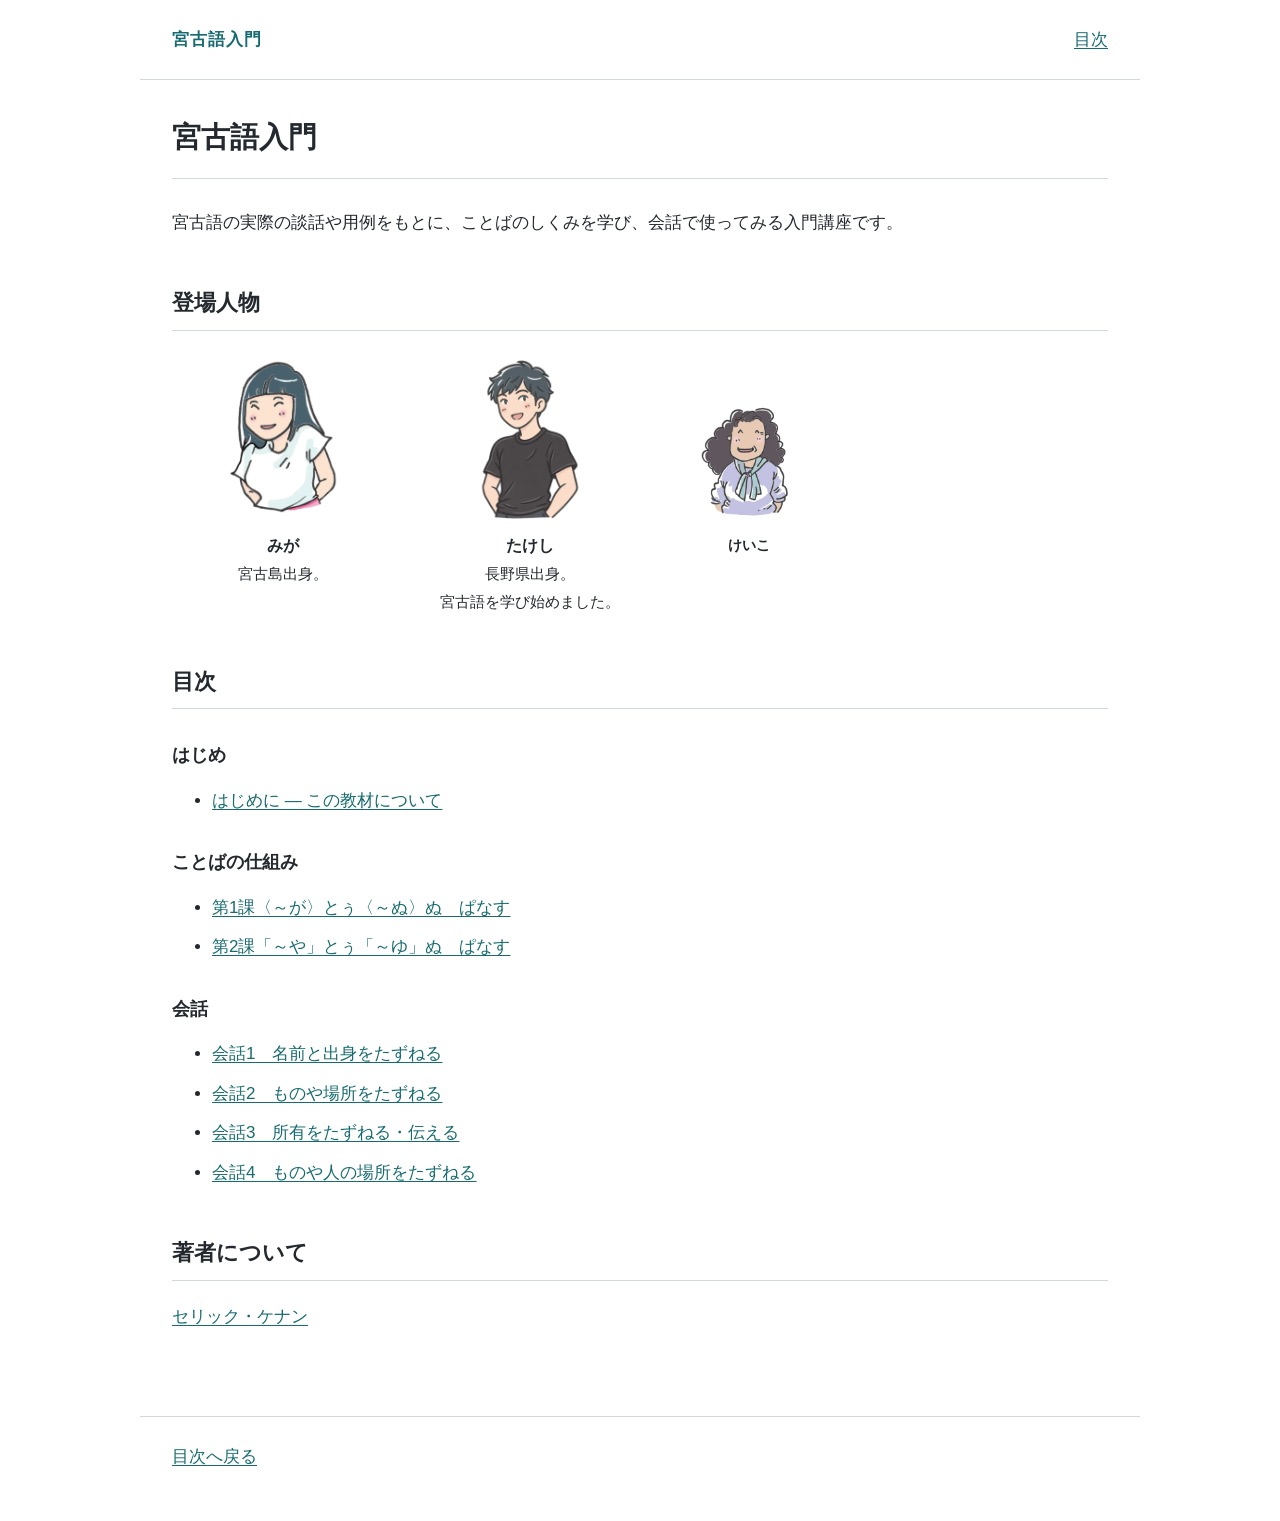
<file: website/index.html>
<!doctype html>
<html lang="ja">
<head>
  <meta charset="utf-8">
  <meta name="viewport" content="width=device-width, initial-scale=1">
  <title>宮古語入門</title>
  <link rel="stylesheet" href="style.css?v=bd2d3dc6a513">
</head>
<body>
  <a class="skip-link" href="#main">本文へ</a>
  <header class="site-header"><a class="site-name" href="index.html">宮古語入門</a><nav aria-label="メイン"><a href="index.html">目次</a></nav></header>
  <main id="main"><article class="markdown-body"><h1>宮古語入門</h1>
<p>宮古語の実際の談話や用例をもとに、ことばのしくみを学び、会話で使ってみる入門講座です。</p>
<h2>登場人物</h2>
<div class="home-cast">
<figure class="character">
<img src="assets/characters/miga-smiling.webp" alt="笑顔のみが" width="482" height="689" loading="lazy">
<figcaption><strong>みが</strong><br>宮古島出身。</figcaption>
</figure>
<figure class="character">
<img src="assets/characters/takeshi.webp" alt="笑顔のたけし" width="476" height="680" loading="lazy">
<figcaption><strong>たけし</strong><br>長野県出身。<br>宮古語を学び始めました。</figcaption>
</figure>
<figure class="character character-supporting">
<img src="assets/characters/keiko-smiling.webp" alt="笑顔のけいこ" width="689" height="689" loading="lazy">
<figcaption><strong>けいこ</strong></figcaption>
</figure>
</div>

<h2>目次</h2>
<h3>はじめ</h3>
<ul>
<li><a href="introduction/">はじめに — この教材について</a></li>
</ul>
<h3>ことばの仕組み</h3>
<ul>
<li><a href="lessons/001-ga-nu/">第1課〈～が〉とぅ〈～ぬ〉ぬ　ぱなす</a></li>
<li><a href="lessons/002-ja-ju/">第2課「～や」とぅ「～ゆ」ぬ　ぱなす</a></li>
</ul>
<h3>会話</h3>
<ul>
<li><a href="conversations/001-introductions/">会話1　名前と出身をたずねる</a></li>
<li><a href="conversations/002-things-and-places/">会話2　ものや場所をたずねる</a></li>
<li><a href="conversations/003-possession/">会話3　所有をたずねる・伝える</a></li>
<li><a href="conversations/004-location/">会話4　ものや人の場所をたずねる</a></li>
</ul>
<h2>著者について</h2>
<p><a href="https://researchmap.jp/miyako">セリック・ケナン</a></p>
</article></main>
  <footer><a href="index.html">目次へ戻る</a></footer>
</body>
</html>
</file>
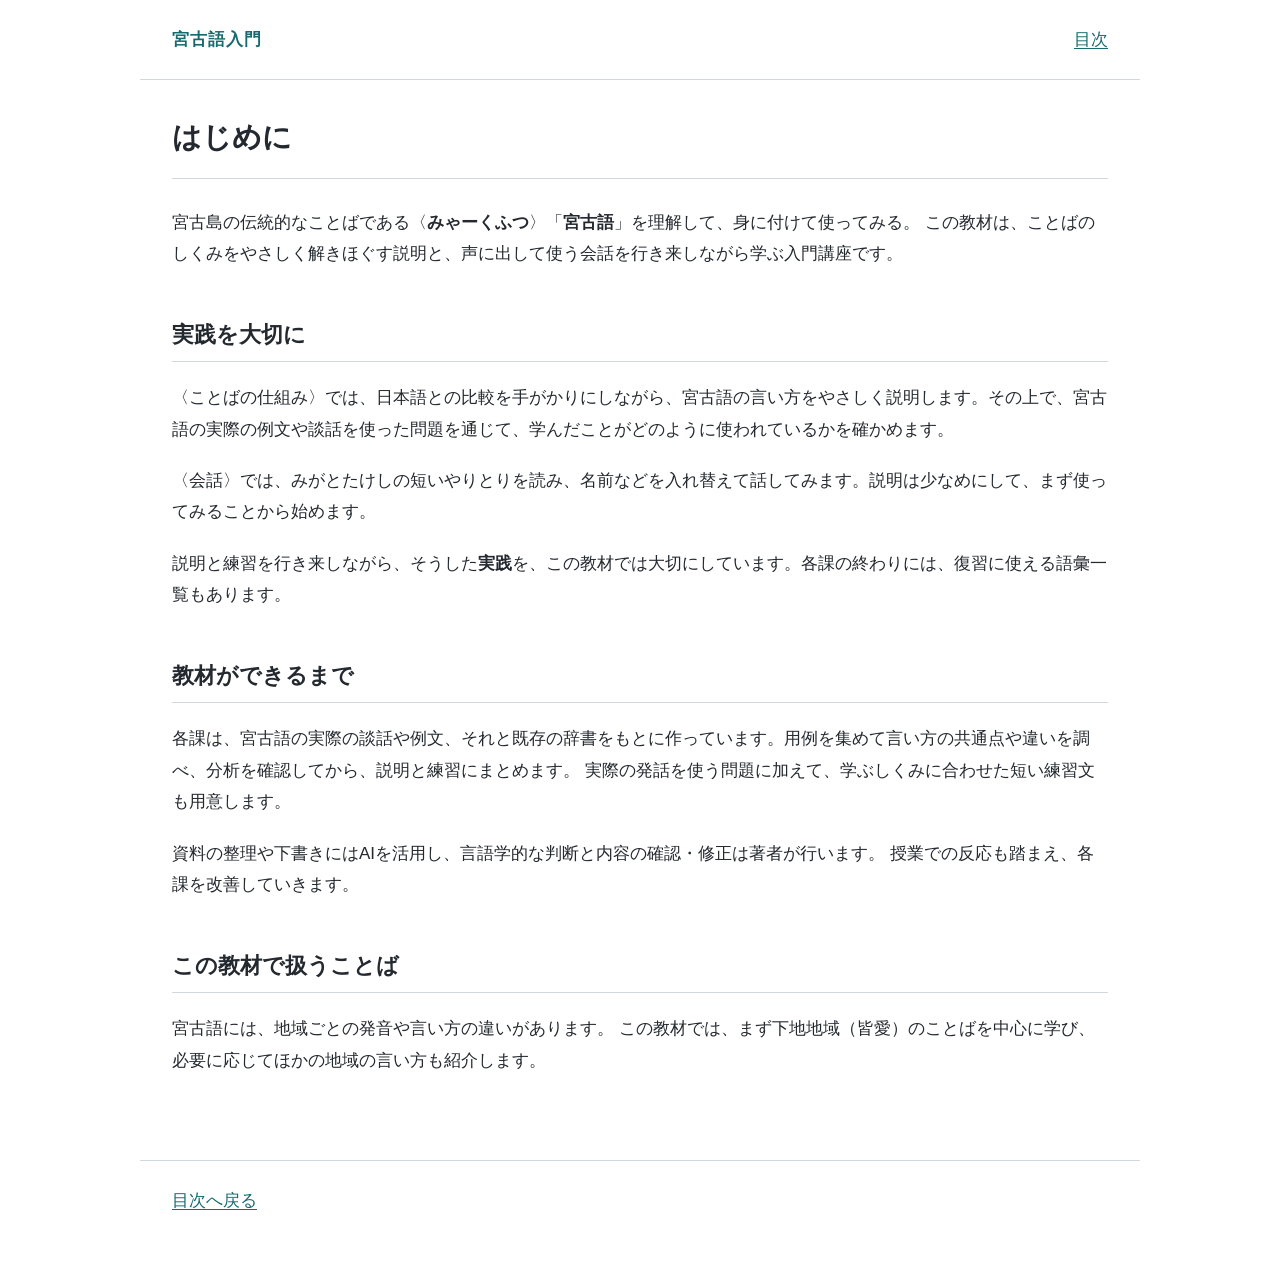
<file: website/introduction/index.html>
<!doctype html>
<html lang="ja">
<head>
  <meta charset="utf-8">
  <meta name="viewport" content="width=device-width, initial-scale=1">
  <title>はじめに｜宮古語入門</title>
  <link rel="stylesheet" href="../style.css?v=bd2d3dc6a513">
</head>
<body>
  <a class="skip-link" href="#main">本文へ</a>
  <header class="site-header"><a class="site-name" href="../index.html">宮古語入門</a><nav aria-label="メイン"><a href="../index.html">目次</a></nav></header>
  <main id="main"><article class="markdown-body"><h1>はじめに</h1>
<p>宮古島の伝統的なことばである〈<strong>みゃーくふつ</strong>〉「<strong>宮古語</strong>」を理解して、身に付けて使ってみる。
この教材は、ことばのしくみをやさしく解きほぐす説明と、声に出して使う会話を行き来しながら学ぶ入門講座です。</p>
<h2>実践を大切に</h2>
<p>〈ことばの仕組み〉では、日本語との比較を手がかりにしながら、宮古語の言い方をやさしく説明します。その上で、宮古語の実際の例文や談話を使った問題を通じて、学んだことがどのように使われているかを確かめます。</p>
<p>〈会話〉では、みがとたけしの短いやりとりを読み、名前などを入れ替えて話してみます。説明は少なめにして、まず使ってみることから始めます。</p>
<p>説明と練習を行き来しながら、そうした<strong>実践</strong>を、この教材では大切にしています。各課の終わりには、復習に使える語彙一覧もあります。</p>
<h2>教材ができるまで</h2>
<p>各課は、宮古語の実際の談話や例文、それと既存の辞書をもとに作っています。用例を集めて言い方の共通点や違いを調べ、分析を確認してから、説明と練習にまとめます。
実際の発話を使う問題に加えて、学ぶしくみに合わせた短い練習文も用意します。</p>
<p>資料の整理や下書きにはAIを活用し、言語学的な判断と内容の確認・修正は著者が行います。
授業での反応も踏まえ、各課を改善していきます。</p>
<h2>この教材で扱うことば</h2>
<p>宮古語には、地域ごとの発音や言い方の違いがあります。
この教材では、まず下地地域（皆愛）のことばを中心に学び、必要に応じてほかの地域の言い方も紹介します。</p>
</article></main>
  <footer><a href="../index.html">目次へ戻る</a></footer>
</body>
</html>
</file>
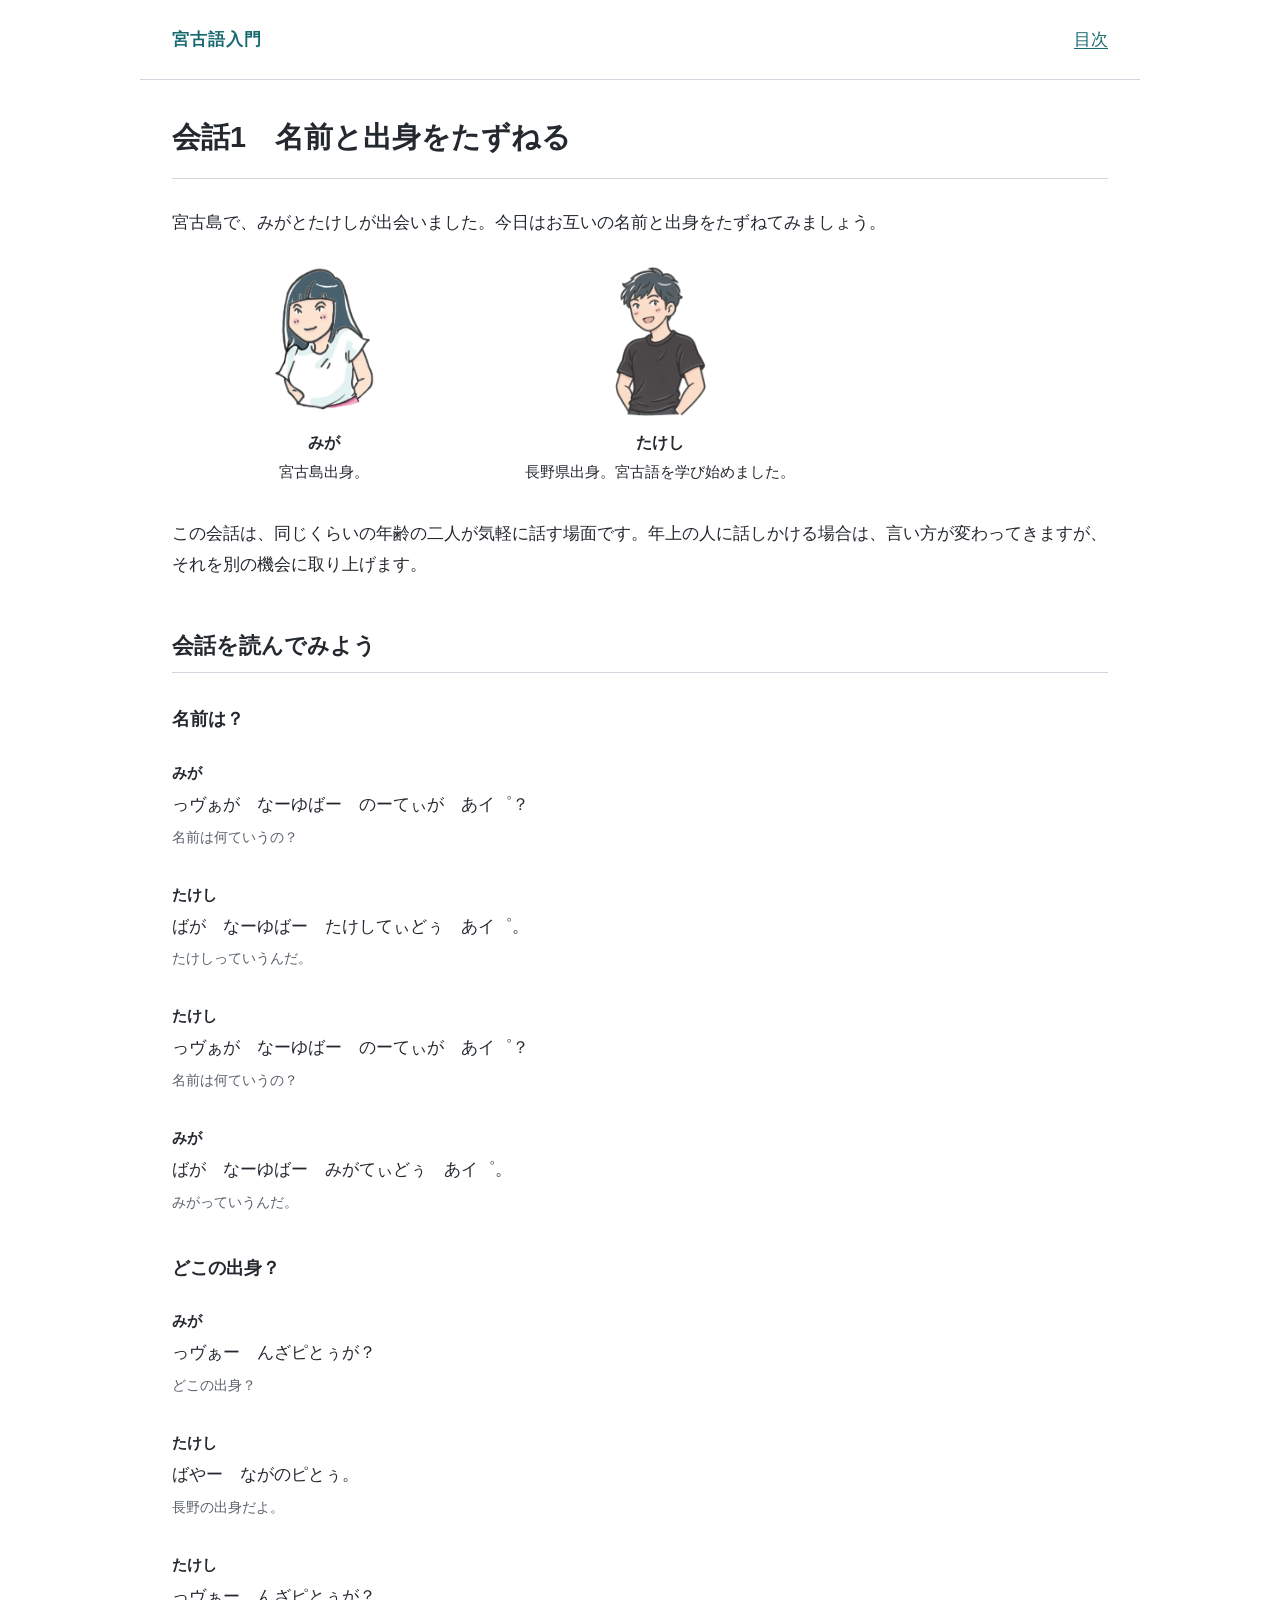
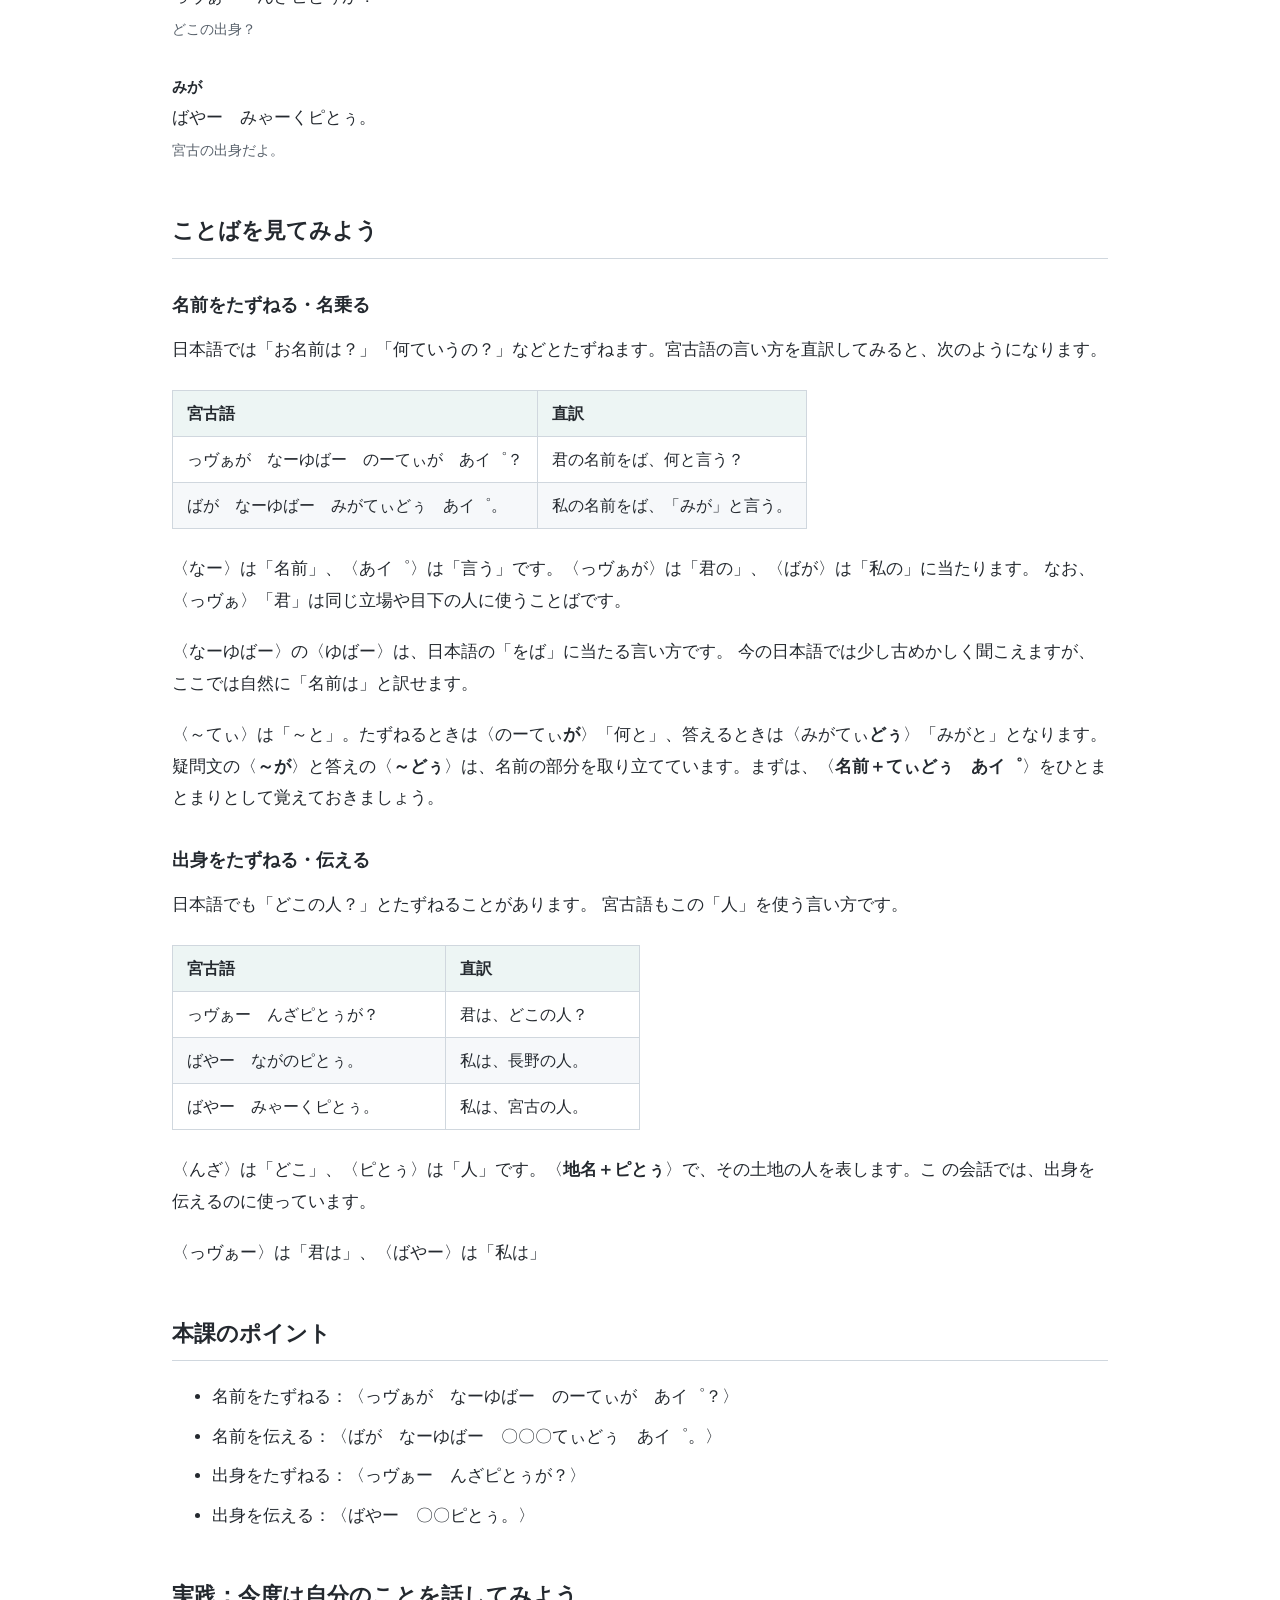
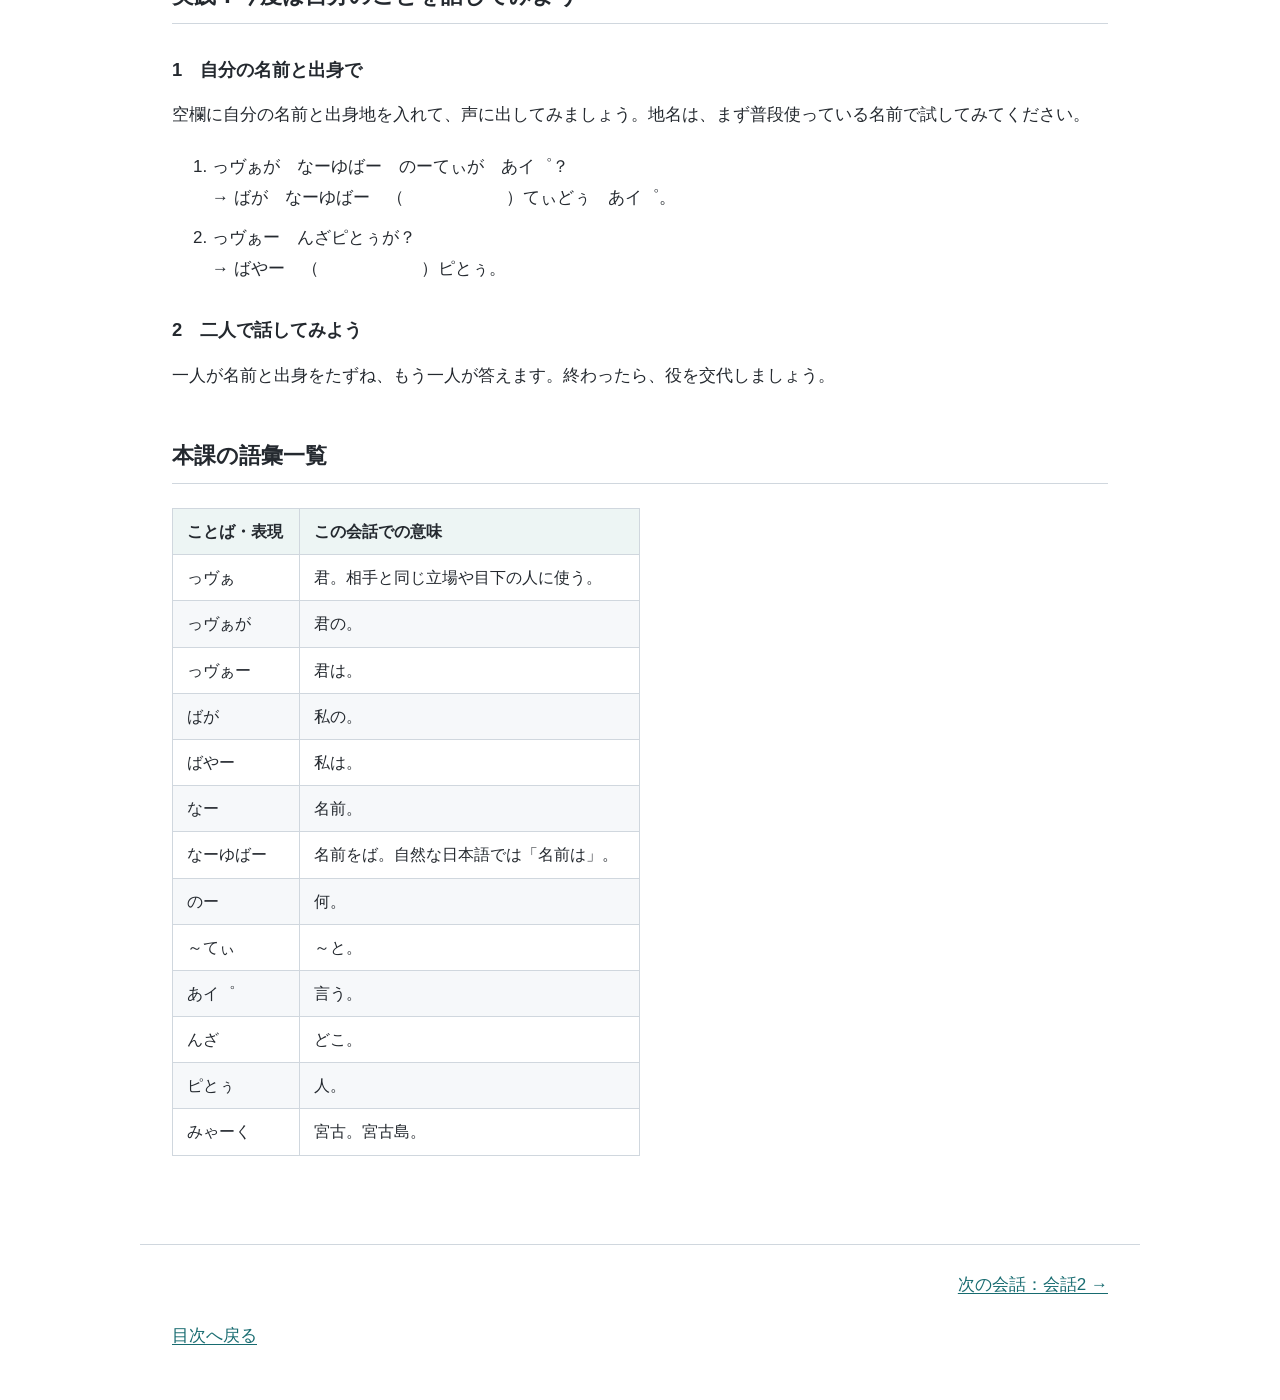
<file: website/conversations/001-introductions/index.html>
<!doctype html>
<html lang="ja">
<head>
  <meta charset="utf-8">
  <meta name="viewport" content="width=device-width, initial-scale=1">
  <title>会話1｜宮古語入門</title>
  <link rel="stylesheet" href="../../style.css?v=bd2d3dc6a513">
</head>
<body>
  <a class="skip-link" href="#main">本文へ</a>
  <header class="site-header"><a class="site-name" href="../../index.html">宮古語入門</a><nav aria-label="メイン"><a href="../../index.html">目次</a></nav></header>
  <main id="main"><article class="markdown-body"><h1>会話1　名前と出身をたずねる</h1>
<p>宮古島で、みがとたけしが出会いました。今日はお互いの名前と出身をたずねてみましょう。</p>
<div class="conversation-cast">
<figure class="character">
<img src="../../assets/characters/miga.webp" alt="みが。長い髪に白いシャツの若い女性。" width="482" height="689">
<figcaption><strong>みが</strong><br>宮古島出身。</figcaption>
</figure>
<figure class="character">
<img src="../../assets/characters/takeshi.webp" alt="たけし。短い髪にチャコールグレーのシャツの若い男性。" width="476" height="680">
<figcaption><strong>たけし</strong><br>長野県出身。宮古語を学び始めました。</figcaption>
</figure>
</div>

<p>この会話は、同じくらいの年齢の二人が気軽に話す場面です。年上の人に話しかける場合は、言い方が変わってきますが、それを別の機会に取り上げます。</p>
<h2>会話を読んでみよう</h2>
<h3>名前は？</h3>
<div class="conversation" aria-label="名前をたずねる会話">

<p><strong>みが</strong><br>
っヴぁが　なーゆばー　のーてぃが　あイ゜？<br>
<span class="translation">名前は何ていうの？</span></p>
<p><strong>たけし</strong><br>
ばが　なーゆばー　たけしてぃどぅ　あイ゜。<br>
<span class="translation">たけしっていうんだ。</span></p>
<p><strong>たけし</strong><br>
っヴぁが　なーゆばー　のーてぃが　あイ゜？<br>
<span class="translation">名前は何ていうの？</span></p>
<p><strong>みが</strong><br>
ばが　なーゆばー　みがてぃどぅ　あイ゜。<br>
<span class="translation">みがっていうんだ。</span></p>
</div>

<h3>どこの出身？</h3>
<div class="conversation" aria-label="出身をたずねる会話">

<p><strong>みが</strong><br>
っヴぁー　んざピとぅが？<br>
<span class="translation">どこの出身？</span></p>
<p><strong>たけし</strong><br>
ばやー　ながのピとぅ。<br>
<span class="translation">長野の出身だよ。</span></p>
<p><strong>たけし</strong><br>
っヴぁー　んざピとぅが？<br>
<span class="translation">どこの出身？</span></p>
<p><strong>みが</strong><br>
ばやー　みゃーくピとぅ。<br>
<span class="translation">宮古の出身だよ。</span></p>
</div>

<h2>ことばを見てみよう</h2>
<h3>名前をたずねる・名乗る</h3>
<p>日本語では「お名前は？」「何ていうの？」などとたずねます。宮古語の言い方を直訳してみると、次のようになります。</p>
<div class="table-scroll" role="region" aria-label="表（横にスクロールできます）" tabindex="0"><table>
<thead>
<tr>
<th>宮古語</th>
<th>直訳</th>
</tr>
</thead>
<tbody><tr>
<td>っヴぁが　なーゆばー　のーてぃが　あイ゜？</td>
<td>君の名前をば、何と言う？</td>
</tr>
<tr>
<td>ばが　なーゆばー　みがてぃどぅ　あイ゜。</td>
<td>私の名前をば、「みが」と言う。</td>
</tr>
</tbody></table></div>
<p>〈なー〉は「名前」、〈あイ゜〉は「言う」です。〈っヴぁが〉は「君の」、〈ばが〉は「私の」に当たります。
なお、〈っヴぁ〉「君」は同じ立場や目下の人に使うことばです。</p>
<p>〈なーゆばー〉の〈ゆばー〉は、日本語の「をば」に当たる言い方です。
今の日本語では少し古めかしく聞こえますが、ここでは自然に「名前は」と訳せます。</p>
<p>〈～てぃ〉は「～と」。たずねるときは〈のーてぃ<strong>が</strong>〉「何と」、答えるときは〈みがてぃ<strong>どぅ</strong>〉「みがと」となります。
疑問文の〈<strong>～が</strong>〉と答えの〈<strong>～どぅ</strong>〉は、名前の部分を取り立てています。まずは、〈<strong>名前＋てぃどぅ　あイ゜</strong>〉をひとまとまりとして覚えておきましょう。</p>
<h3>出身をたずねる・伝える</h3>
<p>日本語でも「どこの人？」とたずねることがあります。
宮古語もこの「人」を使う言い方です。</p>
<div class="table-scroll" role="region" aria-label="表（横にスクロールできます）" tabindex="0"><table>
<thead>
<tr>
<th>宮古語</th>
<th>直訳</th>
</tr>
</thead>
<tbody><tr>
<td>っヴぁー　んざピとぅが？</td>
<td>君は、どこの人？</td>
</tr>
<tr>
<td>ばやー　ながのピとぅ。</td>
<td>私は、長野の人。</td>
</tr>
<tr>
<td>ばやー　みゃーくピとぅ。</td>
<td>私は、宮古の人。</td>
</tr>
</tbody></table></div>
<p>〈んざ〉は「どこ」、〈ピとぅ〉は「人」です。〈<strong>地名＋ピとぅ</strong>〉で、その土地の人を表します。こ
の会話では、出身を伝えるのに使っています。</p>
<p>〈っヴぁー〉は「君は」、〈ばやー〉は「私は」</p>
<h2>本課のポイント</h2>
<ul>
<li>名前をたずねる：〈っヴぁが　なーゆばー　のーてぃが　あイ゜？〉</li>
<li>名前を伝える：〈ばが　なーゆばー　〇〇〇てぃどぅ　あイ゜。〉</li>
<li>出身をたずねる：〈っヴぁー　んざピとぅが？〉</li>
<li>出身を伝える：〈ばやー　〇〇ピとぅ。〉</li>
</ul>
<h2>実践：今度は自分のことを話してみよう</h2>
<h3>1　自分の名前と出身で</h3>
<p>空欄に自分の名前と出身地を入れて、声に出してみましょう。地名は、まず普段使っている名前で試してみてください。</p>
<ol>
<li>っヴぁが　なーゆばー　のーてぃが　あイ゜？<br>
→ ばが　なーゆばー　（　　　　　　）てぃどぅ　あイ゜。</li>
<li>っヴぁー　んざピとぅが？<br>
→ ばやー　（　　　　　　）ピとぅ。</li>
</ol>
<h3>2　二人で話してみよう</h3>
<p>一人が名前と出身をたずね、もう一人が答えます。終わったら、役を交代しましょう。</p>
<h2>本課の語彙一覧</h2>
<div class="table-scroll" role="region" aria-label="表（横にスクロールできます）" tabindex="0"><table>
<thead>
<tr>
<th>ことば・表現</th>
<th>この会話での意味</th>
</tr>
</thead>
<tbody><tr>
<td>っヴぁ</td>
<td>君。相手と同じ立場や目下の人に使う。</td>
</tr>
<tr>
<td>っヴぁが</td>
<td>君の。</td>
</tr>
<tr>
<td>っヴぁー</td>
<td>君は。</td>
</tr>
<tr>
<td>ばが</td>
<td>私の。</td>
</tr>
<tr>
<td>ばやー</td>
<td>私は。</td>
</tr>
<tr>
<td>なー</td>
<td>名前。</td>
</tr>
<tr>
<td>なーゆばー</td>
<td>名前をば。自然な日本語では「名前は」。</td>
</tr>
<tr>
<td>のー</td>
<td>何。</td>
</tr>
<tr>
<td>～てぃ</td>
<td>～と。</td>
</tr>
<tr>
<td>あイ゜</td>
<td>言う。</td>
</tr>
<tr>
<td>んざ</td>
<td>どこ。</td>
</tr>
<tr>
<td>ピとぅ</td>
<td>人。</td>
</tr>
<tr>
<td>みゃーく</td>
<td>宮古。宮古島。</td>
</tr>
</tbody></table></div>
</article></main>
  <footer><nav class="conversation-pagination" aria-label="会話の前後へ"><a rel="next" href="../../conversations/002-things-and-places/index.html">次の会話：会話2 →</a></nav><a href="../../index.html">目次へ戻る</a></footer>
</body>
</html>
</file>
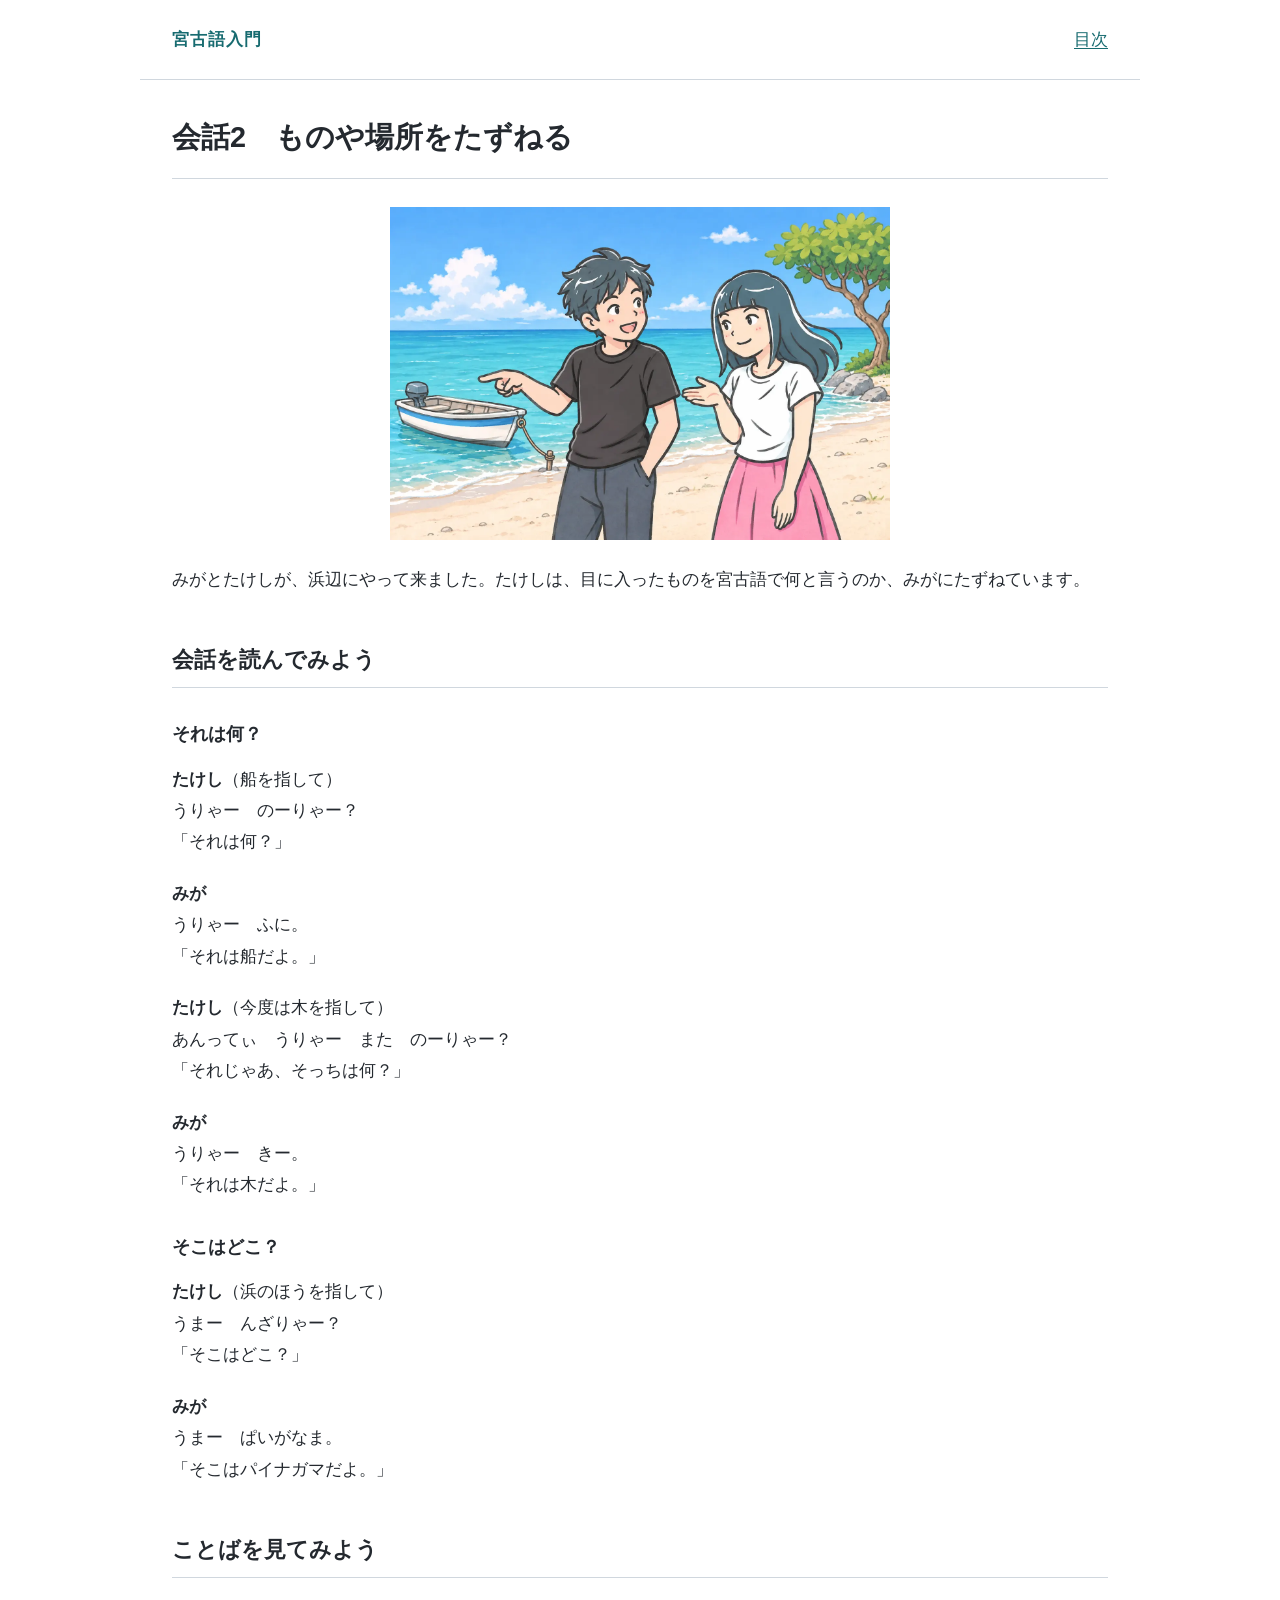
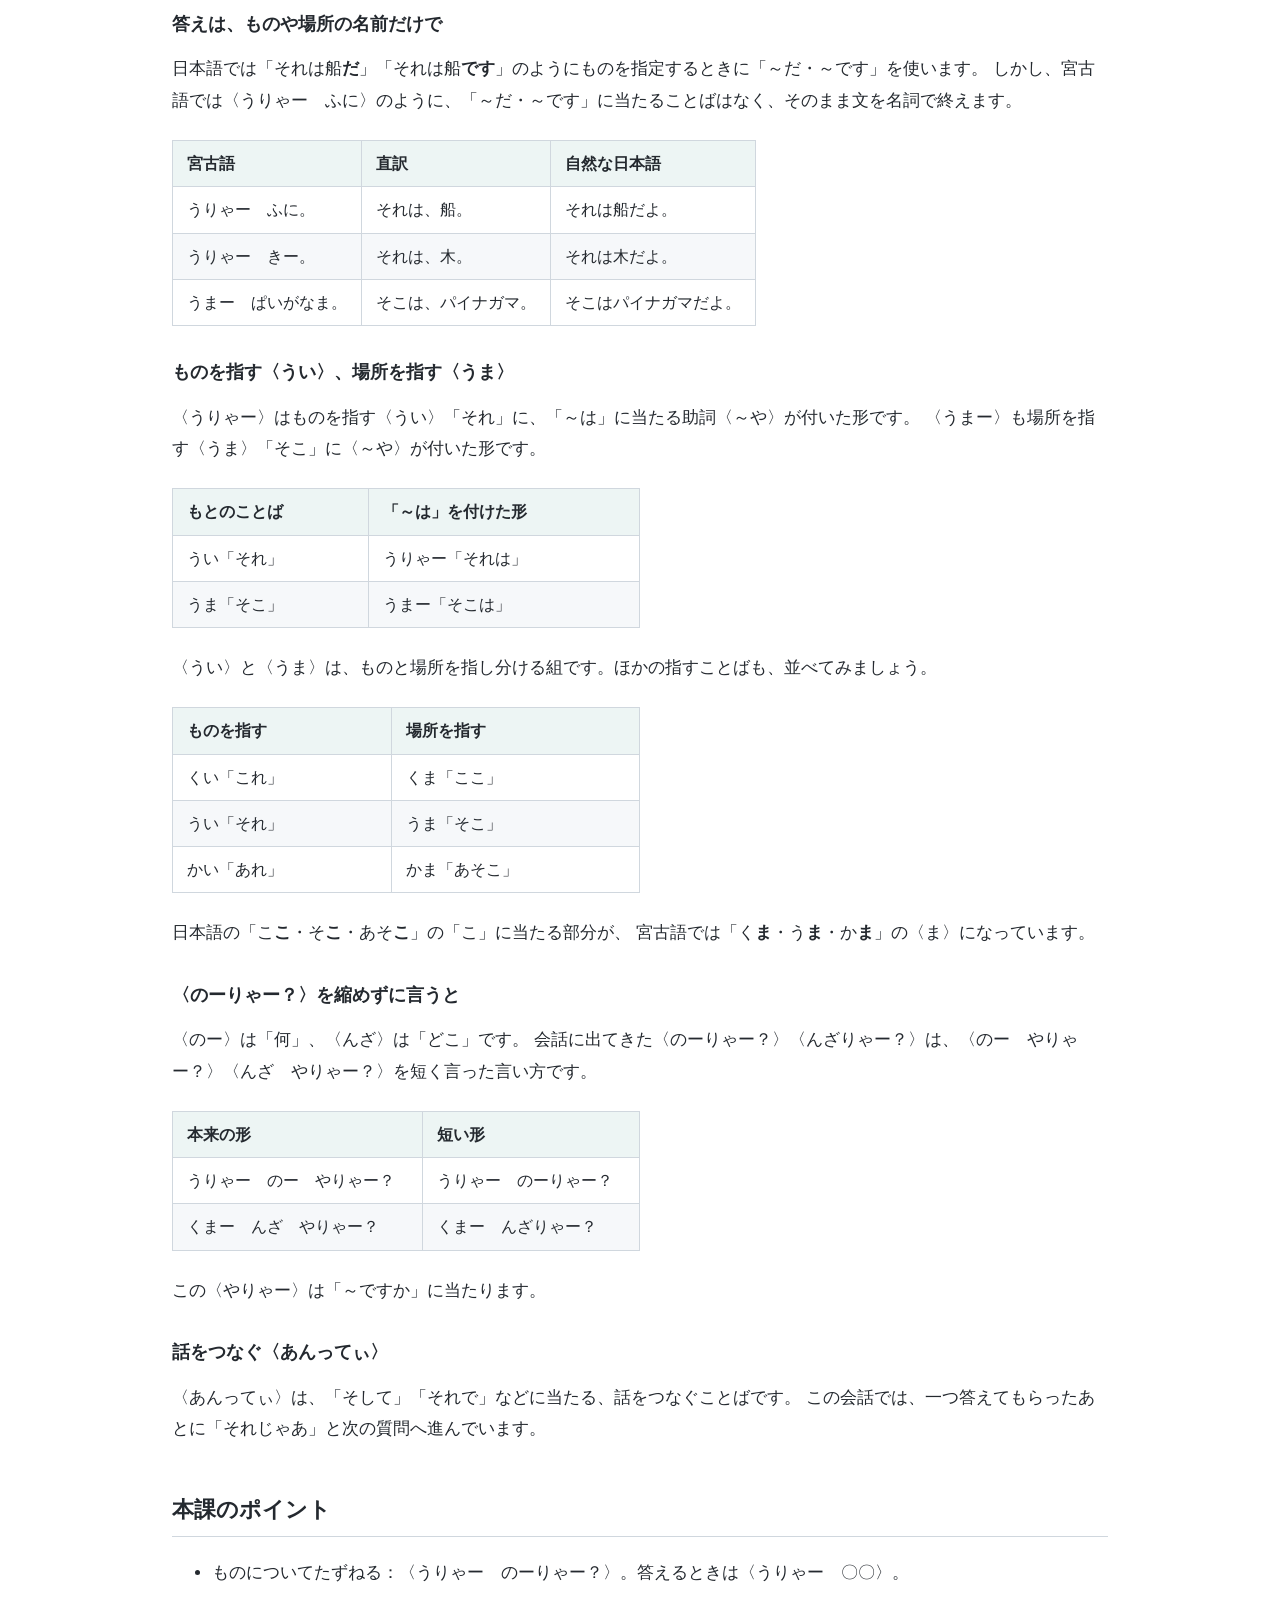
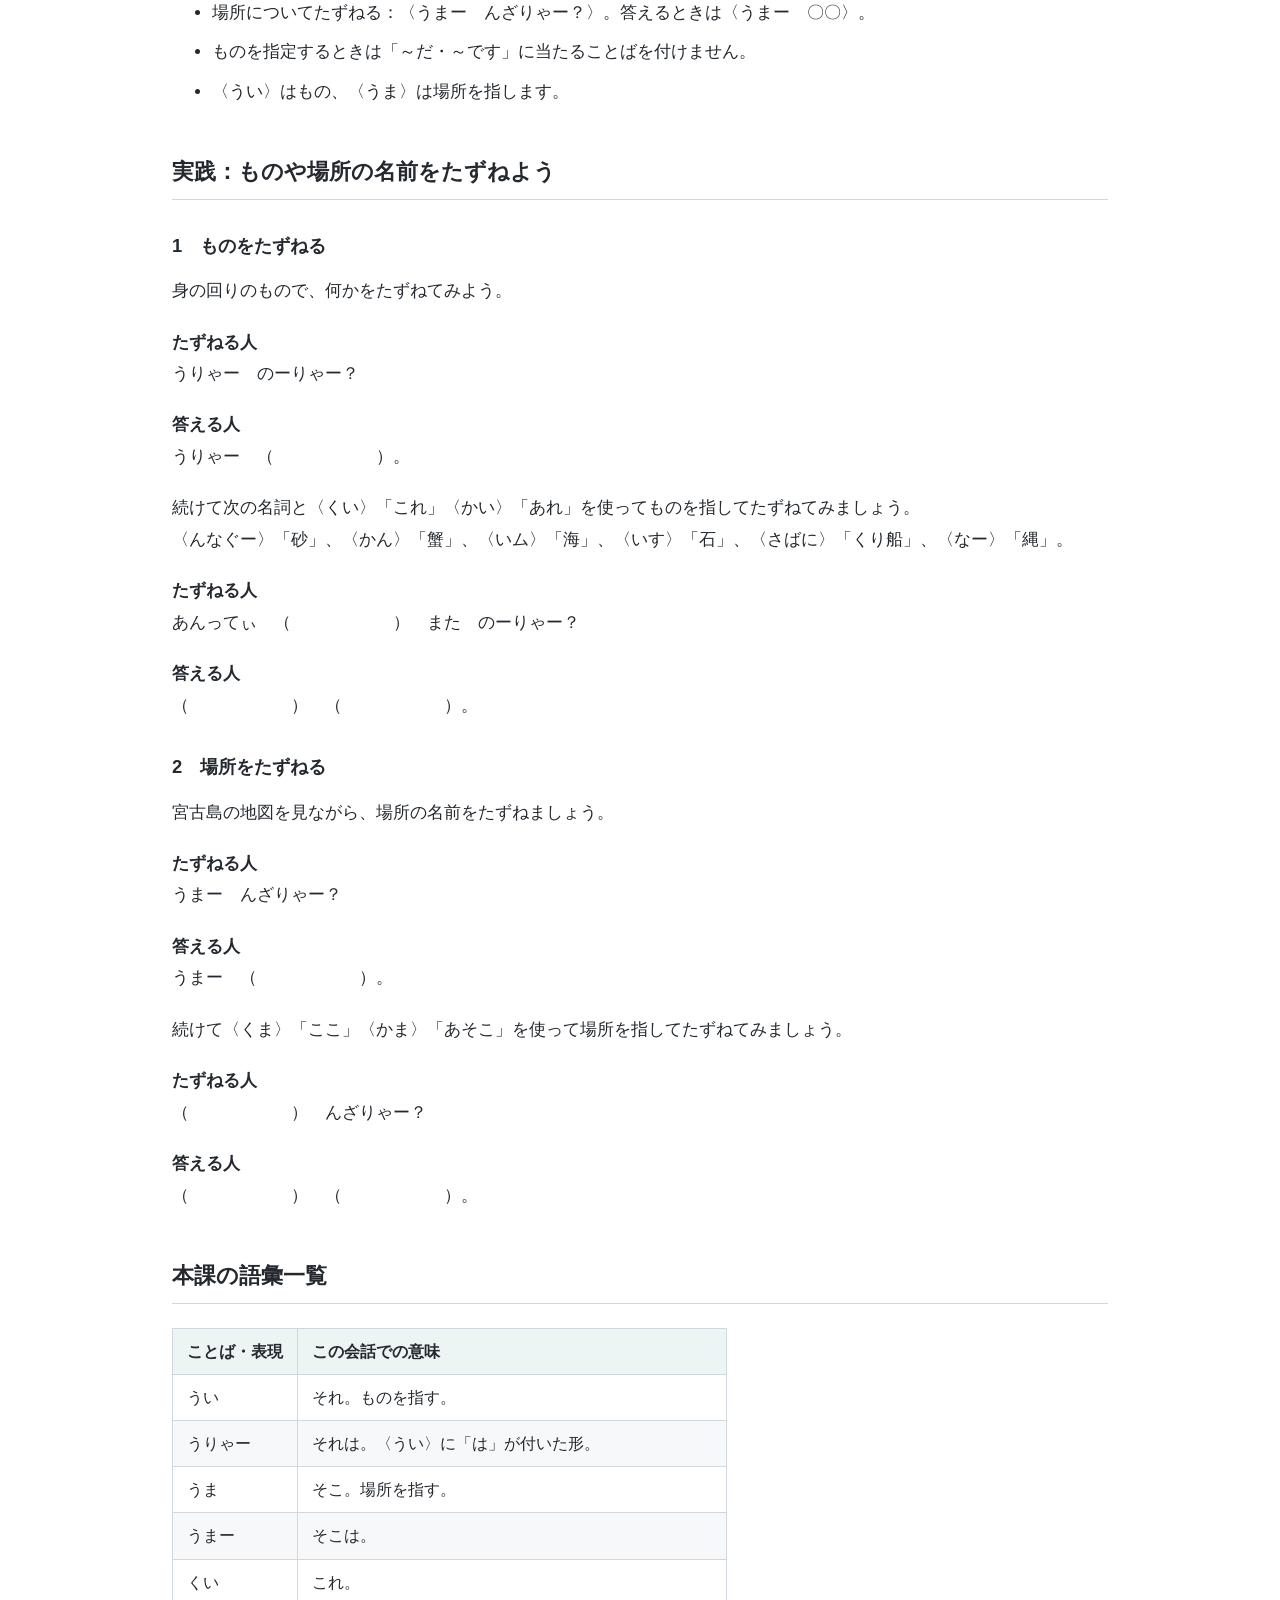
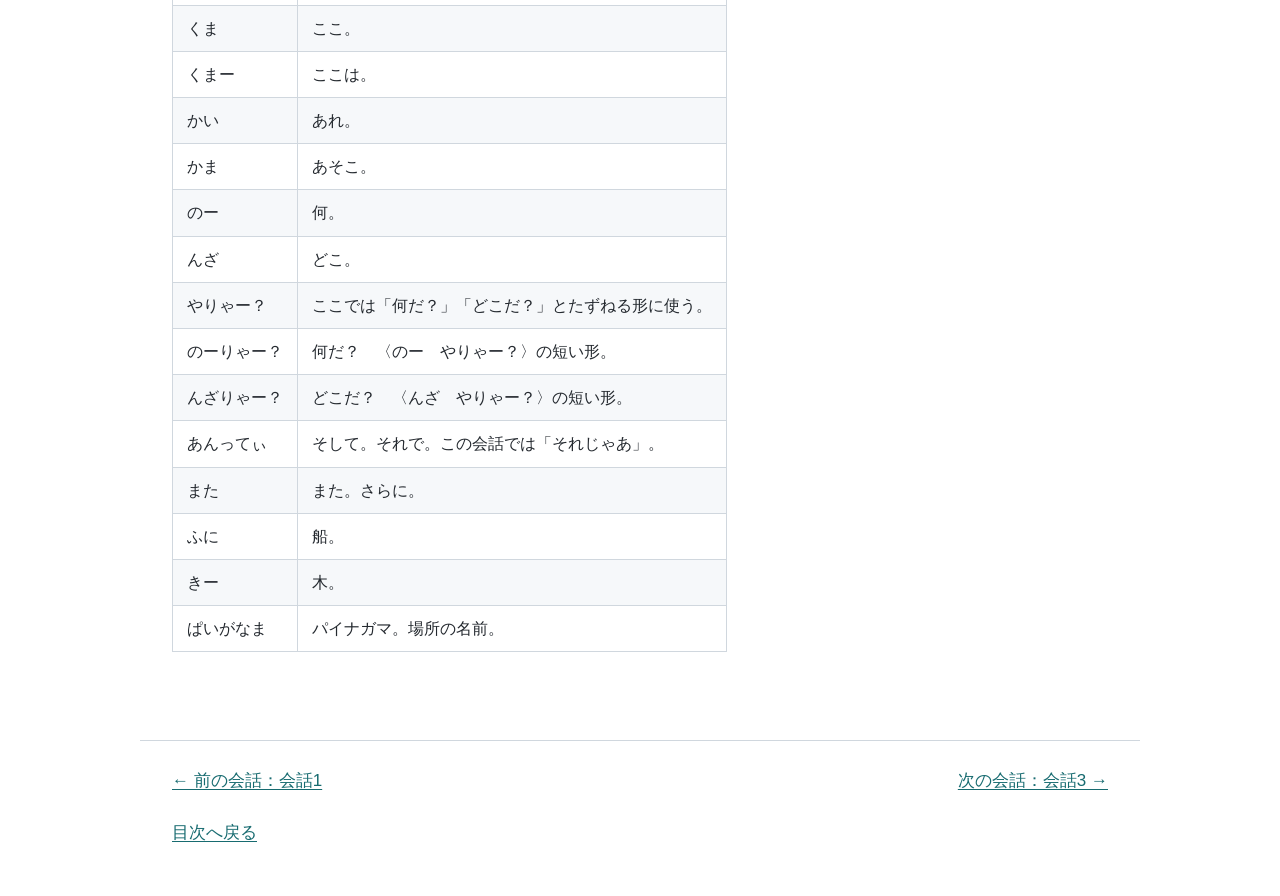
<file: website/conversations/002-things-and-places/index.html>
<!doctype html>
<html lang="ja">
<head>
  <meta charset="utf-8">
  <meta name="viewport" content="width=device-width, initial-scale=1">
  <title>会話2｜宮古語入門</title>
  <link rel="stylesheet" href="../../style.css?v=bd2d3dc6a513">
</head>
<body>
  <a class="skip-link" href="#main">本文へ</a>
  <header class="site-header"><a class="site-name" href="../../index.html">宮古語入門</a><nav aria-label="メイン"><a href="../../index.html">目次</a></nav></header>
  <main id="main"><article class="markdown-body"><h1>会話2　ものや場所をたずねる</h1>
<img class="conversation-illustration" src="../../assets/conversations/002-things-and-places.webp" alt="浜辺で、たけしが船を指してみがにたずねている。青い海のそばに木が見える。" width="500" height="333">

<p>みがとたけしが、浜辺にやって来ました。たけしは、目に入ったものを宮古語で何と言うのか、みがにたずねています。</p>
<h2>会話を読んでみよう</h2>
<h3>それは何？</h3>
<p><strong>たけし</strong>（船を指して）<br>
うりゃー　のーりゃー？<br>
「それは何？」</p>
<p><strong>みが</strong><br>
うりゃー　ふに。<br>
「それは船だよ。」</p>
<p><strong>たけし</strong>（今度は木を指して）<br>
あんってぃ　うりゃー　また　のーりゃー？<br>
「それじゃあ、そっちは何？」</p>
<p><strong>みが</strong><br>
うりゃー　きー。<br>
「それは木だよ。」</p>
<h3>そこはどこ？</h3>
<p><strong>たけし</strong>（浜のほうを指して）<br>
うまー　んざりゃー？<br>
「そこはどこ？」</p>
<p><strong>みが</strong><br>
うまー　ぱいがなま。<br>
「そこはパイナガマだよ。」</p>
<h2>ことばを見てみよう</h2>
<h3>答えは、ものや場所の名前だけで</h3>
<p>日本語では「それは船<strong>だ</strong>」「それは船<strong>です</strong>」のようにものを指定するときに「～だ・～です」を使います。
しかし、宮古語では〈うりゃー　ふに〉のように、「～だ・～です」に当たることばはなく、そのまま文を名詞で終えます。</p>
<div class="table-scroll" role="region" aria-label="表（横にスクロールできます）" tabindex="0"><table>
<thead>
<tr>
<th>宮古語</th>
<th>直訳</th>
<th>自然な日本語</th>
</tr>
</thead>
<tbody><tr>
<td>うりゃー　ふに。</td>
<td>それは、船。</td>
<td>それは船だよ。</td>
</tr>
<tr>
<td>うりゃー　きー。</td>
<td>それは、木。</td>
<td>それは木だよ。</td>
</tr>
<tr>
<td>うまー　ぱいがなま。</td>
<td>そこは、パイナガマ。</td>
<td>そこはパイナガマだよ。</td>
</tr>
</tbody></table></div>
<h3>ものを指す〈うい〉、場所を指す〈うま〉</h3>
<p>〈うりゃー〉はものを指す〈うい〉「それ」に、「～は」に当たる助詞〈～や〉が付いた形です。
〈うまー〉も場所を指す〈うま〉「そこ」に〈～や〉が付いた形です。</p>
<div class="table-scroll" role="region" aria-label="表（横にスクロールできます）" tabindex="0"><table>
<thead>
<tr>
<th>もとのことば</th>
<th>「～は」を付けた形</th>
</tr>
</thead>
<tbody><tr>
<td>うい「それ」</td>
<td>うりゃー「それは」</td>
</tr>
<tr>
<td>うま「そこ」</td>
<td>うまー「そこは」</td>
</tr>
</tbody></table></div>
<p>〈うい〉と〈うま〉は、ものと場所を指し分ける組です。ほかの指すことばも、並べてみましょう。</p>
<div class="table-scroll" role="region" aria-label="表（横にスクロールできます）" tabindex="0"><table>
<thead>
<tr>
<th>ものを指す</th>
<th>場所を指す</th>
</tr>
</thead>
<tbody><tr>
<td>くい「これ」</td>
<td>くま「ここ」</td>
</tr>
<tr>
<td>うい「それ」</td>
<td>うま「そこ」</td>
</tr>
<tr>
<td>かい「あれ」</td>
<td>かま「あそこ」</td>
</tr>
</tbody></table></div>
<p>日本語の「こ<strong>こ</strong>・そ<strong>こ</strong>・あそ<strong>こ</strong>」の「こ」に当たる部分が、
宮古語では「く<strong>ま</strong>・う<strong>ま</strong>・か<strong>ま</strong>」の〈ま〉になっています。</p>
<h3>〈のーりゃー？〉を縮めずに言うと</h3>
<p>〈のー〉は「何」、〈んざ〉は「どこ」です。
会話に出てきた〈のーりゃー？〉〈んざりゃー？〉は、〈のー　やりゃー？〉〈んざ　やりゃー？〉を短く言った言い方です。</p>
<div class="table-scroll" role="region" aria-label="表（横にスクロールできます）" tabindex="0"><table>
<thead>
<tr>
<th>本来の形</th>
<th>短い形</th>
</tr>
</thead>
<tbody><tr>
<td>うりゃー　のー　やりゃー？</td>
<td>うりゃー　のーりゃー？</td>
</tr>
<tr>
<td>くまー　んざ　やりゃー？</td>
<td>くまー　んざりゃー？</td>
</tr>
</tbody></table></div>
<p>この〈やりゃー〉は「～ですか」に当たります。</p>
<h3>話をつなぐ〈あんってぃ〉</h3>
<p>〈あんってぃ〉は、「そして」「それで」などに当たる、話をつなぐことばです。
この会話では、一つ答えてもらったあとに「それじゃあ」と次の質問へ進んでいます。</p>
<h2>本課のポイント</h2>
<ul>
<li>ものについてたずねる：〈うりゃー　のーりゃー？〉。答えるときは〈うりゃー　〇〇〉。</li>
<li>場所についてたずねる：〈うまー　んざりゃー？〉。答えるときは〈うまー　〇〇〉。</li>
<li>ものを指定するときは「～だ・～です」に当たることばを付けません。</li>
<li>〈うい〉はもの、〈うま〉は場所を指します。</li>
</ul>
<h2>実践：ものや場所の名前をたずねよう</h2>
<h3>1　ものをたずねる</h3>
<p>身の回りのもので、何かをたずねてみよう。</p>
<p><strong>たずねる人</strong><br>
うりゃー　のーりゃー？</p>
<p><strong>答える人</strong><br>
うりゃー　（　　　　　　）。</p>
<p>続けて次の名詞と〈くい〉「これ」〈かい〉「あれ」を使ってものを指してたずねてみましょう。<br>
〈んなぐー〉「砂」、〈かん〉「蟹」、〈いム〉「海」、〈いす〉「石」、〈さばに〉「くり船」、〈なー〉「縄」。</p>
<p><strong>たずねる人</strong><br>
あんってぃ　（　　　　　　）　また　のーりゃー？</p>
<p><strong>答える人</strong><br>
（　　　　　　）　（　　　　　　）。</p>
<h3>2　場所をたずねる</h3>
<p>宮古島の地図を見ながら、場所の名前をたずねましょう。</p>
<p><strong>たずねる人</strong><br>
うまー　んざりゃー？</p>
<p><strong>答える人</strong><br>
うまー　（　　　　　　）。</p>
<p>続けて〈くま〉「ここ」〈かま〉「あそこ」を使って場所を指してたずねてみましょう。</p>
<p><strong>たずねる人</strong><br>
（　　　　　　）　んざりゃー？</p>
<p><strong>答える人</strong><br>
（　　　　　　）　（　　　　　　）。</p>
<h2>本課の語彙一覧</h2>
<div class="table-scroll" role="region" aria-label="表（横にスクロールできます）" tabindex="0"><table>
<thead>
<tr>
<th>ことば・表現</th>
<th>この会話での意味</th>
</tr>
</thead>
<tbody><tr>
<td>うい</td>
<td>それ。ものを指す。</td>
</tr>
<tr>
<td>うりゃー</td>
<td>それは。〈うい〉に「は」が付いた形。</td>
</tr>
<tr>
<td>うま</td>
<td>そこ。場所を指す。</td>
</tr>
<tr>
<td>うまー</td>
<td>そこは。</td>
</tr>
<tr>
<td>くい</td>
<td>これ。</td>
</tr>
<tr>
<td>くま</td>
<td>ここ。</td>
</tr>
<tr>
<td>くまー</td>
<td>ここは。</td>
</tr>
<tr>
<td>かい</td>
<td>あれ。</td>
</tr>
<tr>
<td>かま</td>
<td>あそこ。</td>
</tr>
<tr>
<td>のー</td>
<td>何。</td>
</tr>
<tr>
<td>んざ</td>
<td>どこ。</td>
</tr>
<tr>
<td>やりゃー？</td>
<td>ここでは「何だ？」「どこだ？」とたずねる形に使う。</td>
</tr>
<tr>
<td>のーりゃー？</td>
<td>何だ？　〈のー　やりゃー？〉の短い形。</td>
</tr>
<tr>
<td>んざりゃー？</td>
<td>どこだ？　〈んざ　やりゃー？〉の短い形。</td>
</tr>
<tr>
<td>あんってぃ</td>
<td>そして。それで。この会話では「それじゃあ」。</td>
</tr>
<tr>
<td>また</td>
<td>また。さらに。</td>
</tr>
<tr>
<td>ふに</td>
<td>船。</td>
</tr>
<tr>
<td>きー</td>
<td>木。</td>
</tr>
<tr>
<td>ぱいがなま</td>
<td>パイナガマ。場所の名前。</td>
</tr>
</tbody></table></div>
</article></main>
  <footer><nav class="conversation-pagination" aria-label="会話の前後へ"><a rel="prev" href="../../conversations/001-introductions/index.html">← 前の会話：会話1</a><a rel="next" href="../../conversations/003-possession/index.html">次の会話：会話3 →</a></nav><a href="../../index.html">目次へ戻る</a></footer>
</body>
</html>
</file>
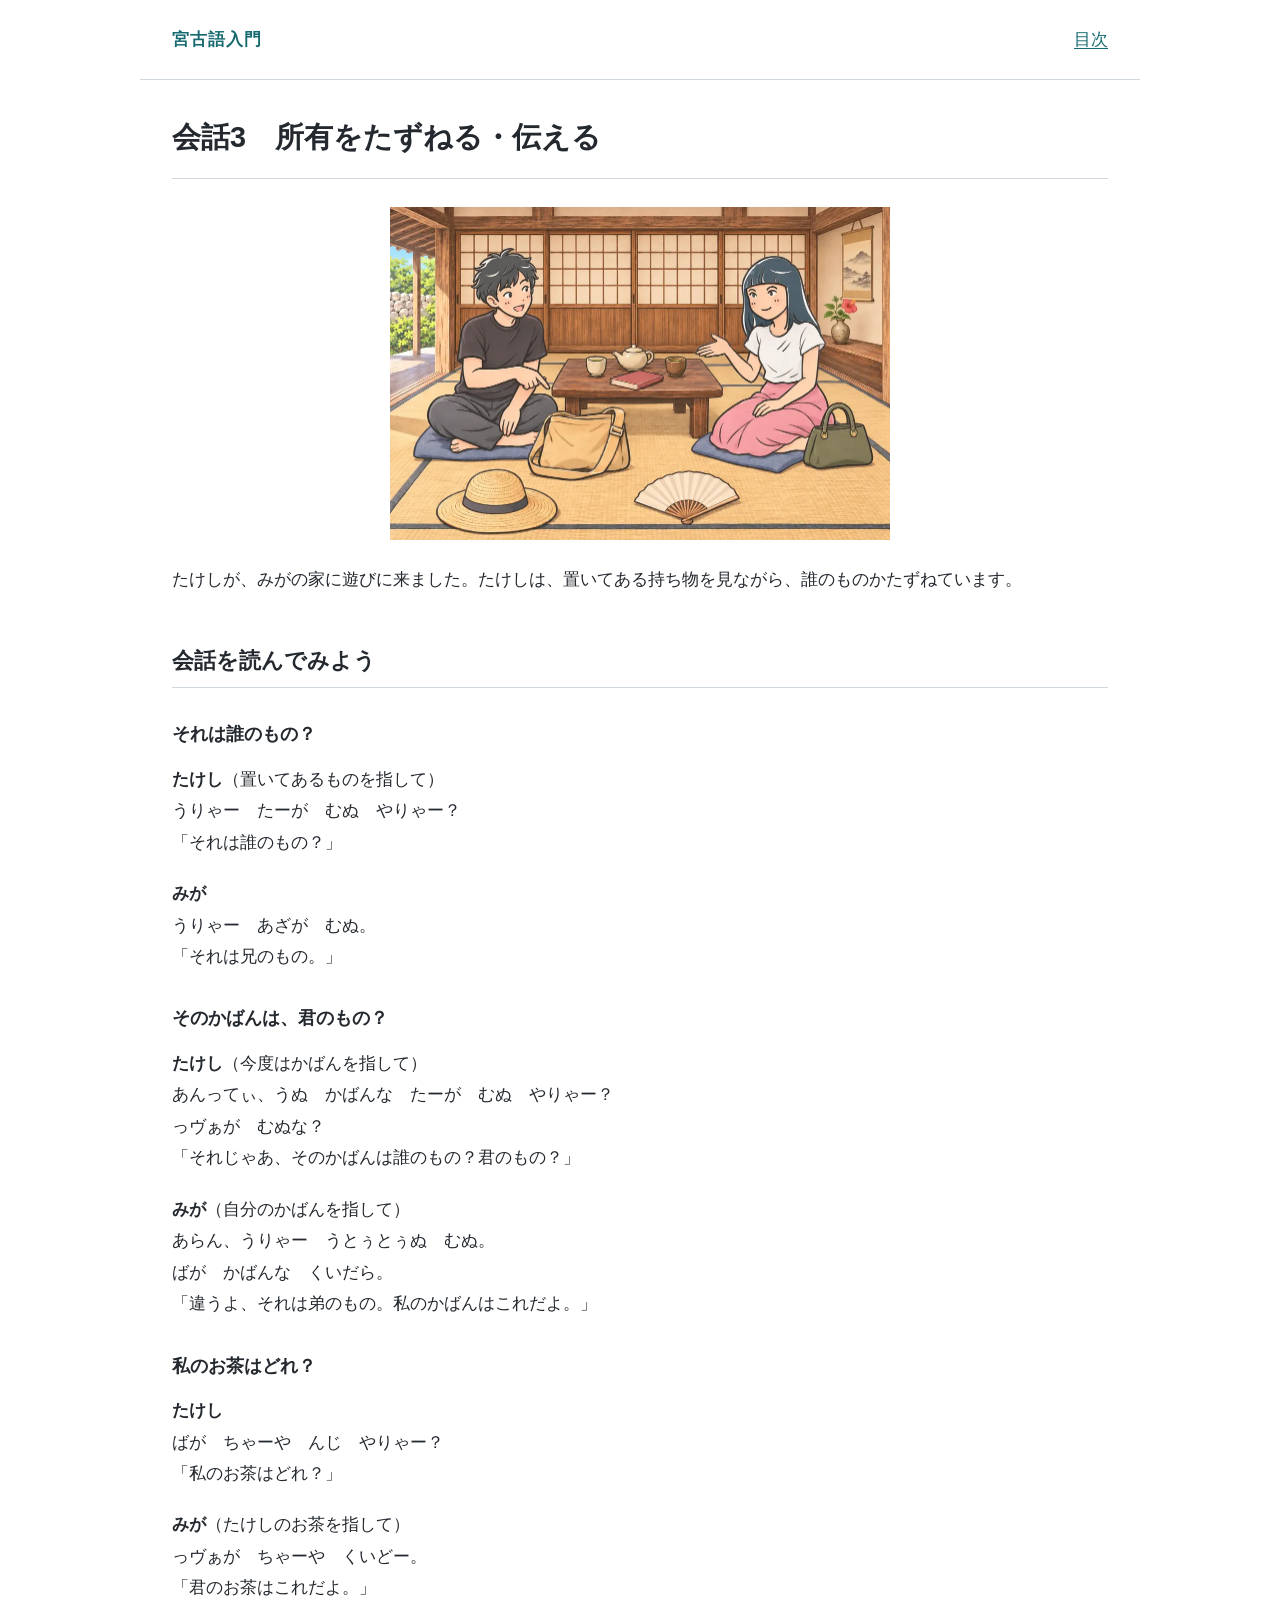
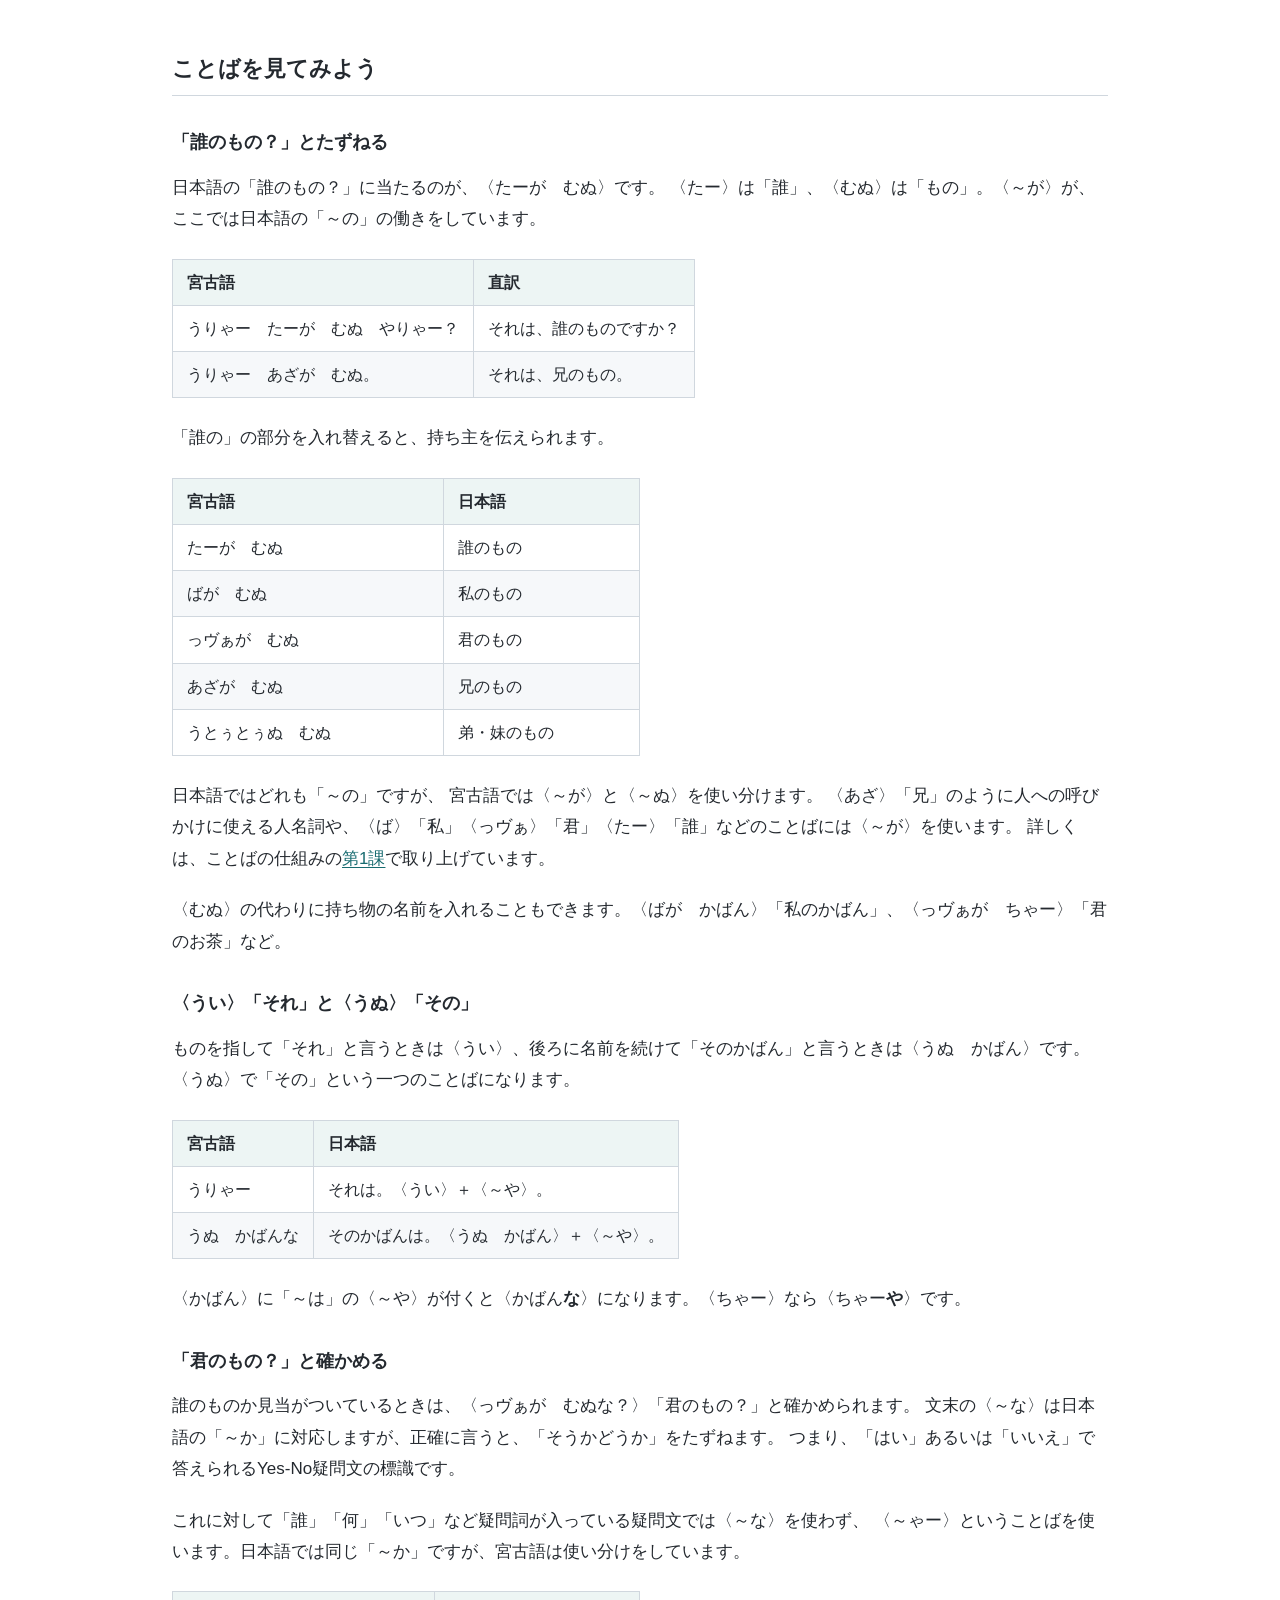
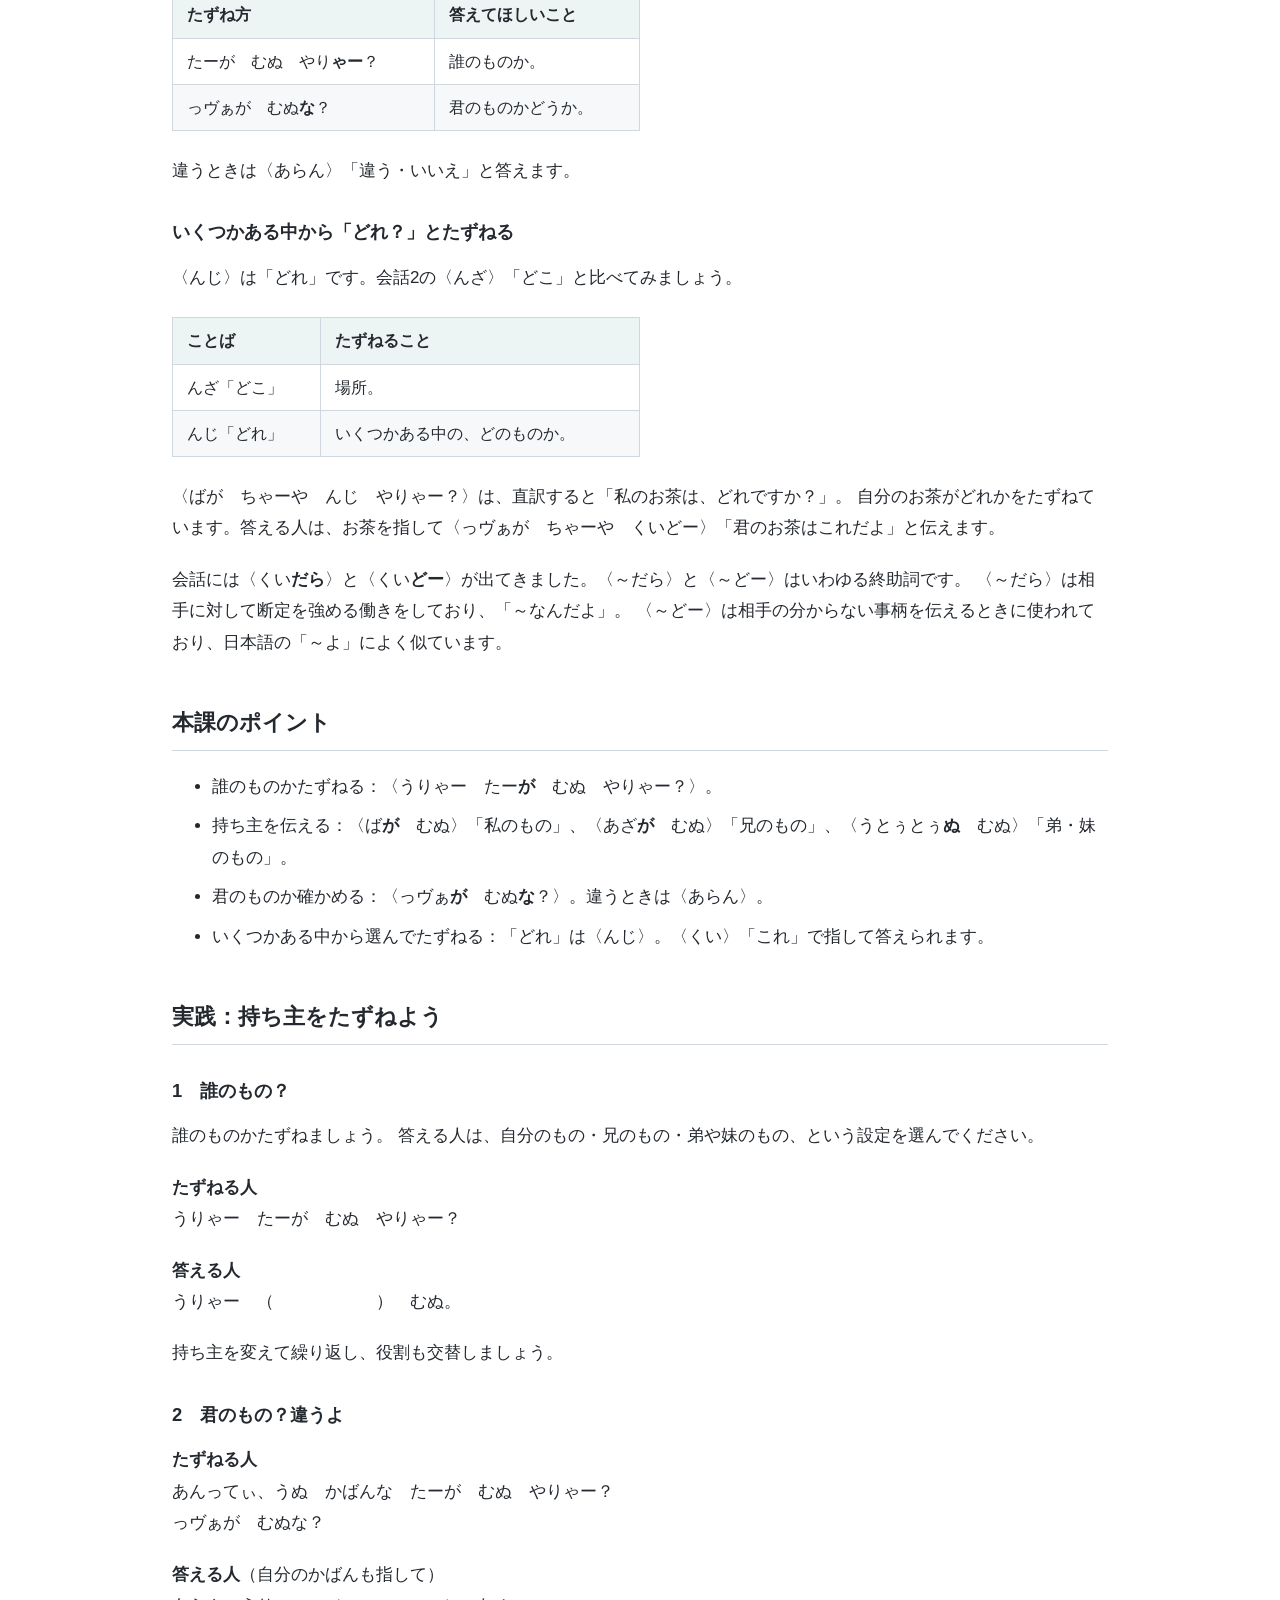
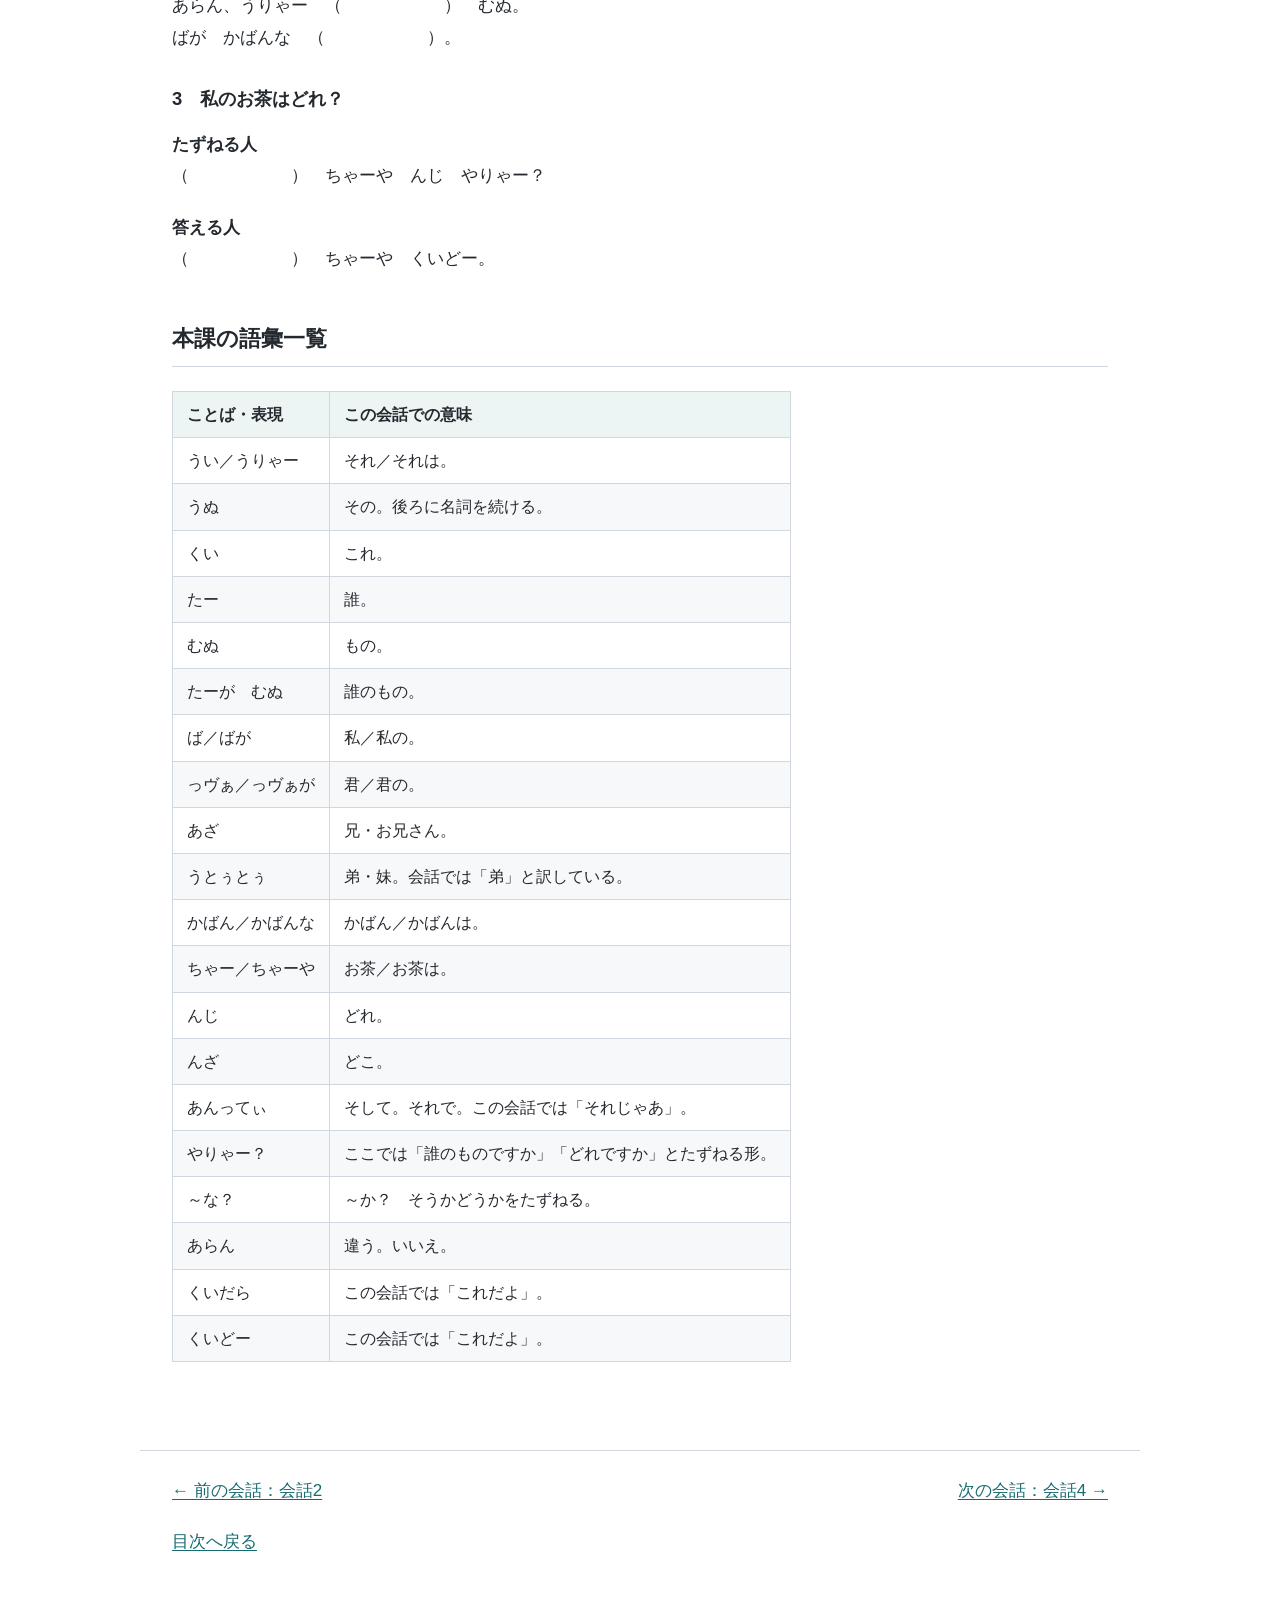
<file: website/conversations/003-possession/index.html>
<!doctype html>
<html lang="ja">
<head>
  <meta charset="utf-8">
  <meta name="viewport" content="width=device-width, initial-scale=1">
  <title>会話3｜宮古語入門</title>
  <link rel="stylesheet" href="../../style.css?v=bd2d3dc6a513">
</head>
<body>
  <a class="skip-link" href="#main">本文へ</a>
  <header class="site-header"><a class="site-name" href="../../index.html">宮古語入門</a><nav aria-label="メイン"><a href="../../index.html">目次</a></nav></header>
  <main id="main"><article class="markdown-body"><h1>会話3　所有をたずねる・伝える</h1>
<img class="conversation-illustration" src="../../assets/conversations/003-possession.webp" alt="畳の部屋で、たけしがかばんを指してみがにたずねている。二つのかばんと二人のお茶、本、帽子、扇子が見える。" width="500" height="333">

<p>たけしが、みがの家に遊びに来ました。たけしは、置いてある持ち物を見ながら、誰のものかたずねています。</p>
<h2>会話を読んでみよう</h2>
<h3>それは誰のもの？</h3>
<p><strong>たけし</strong>（置いてあるものを指して）<br>
うりゃー　たーが　むぬ　やりゃー？<br>
「それは誰のもの？」</p>
<p><strong>みが</strong><br>
うりゃー　あざが　むぬ。<br>
「それは兄のもの。」</p>
<h3>そのかばんは、君のもの？</h3>
<p><strong>たけし</strong>（今度はかばんを指して）<br>
あんってぃ、うぬ　かばんな　たーが　むぬ　やりゃー？<br>
っヴぁが　むぬな？<br>
「それじゃあ、そのかばんは誰のもの？君のもの？」</p>
<p><strong>みが</strong>（自分のかばんを指して）<br>
あらん、うりゃー　うとぅとぅぬ　むぬ。<br>
ばが　かばんな　くいだら。<br>
「違うよ、それは弟のもの。私のかばんはこれだよ。」</p>
<h3>私のお茶はどれ？</h3>
<p><strong>たけし</strong><br>
ばが　ちゃーや　んじ　やりゃー？<br>
「私のお茶はどれ？」</p>
<p><strong>みが</strong>（たけしのお茶を指して）<br>
っヴぁが　ちゃーや　くいどー。<br>
「君のお茶はこれだよ。」</p>
<h2>ことばを見てみよう</h2>
<h3>「誰のもの？」とたずねる</h3>
<p>日本語の「誰のもの？」に当たるのが、〈たーが　むぬ〉です。
〈たー〉は「誰」、〈むぬ〉は「もの」。〈～が〉が、ここでは日本語の「～の」の働きをしています。</p>
<div class="table-scroll" role="region" aria-label="表（横にスクロールできます）" tabindex="0"><table>
<thead>
<tr>
<th>宮古語</th>
<th>直訳</th>
</tr>
</thead>
<tbody><tr>
<td>うりゃー　たーが　むぬ　やりゃー？</td>
<td>それは、誰のものですか？</td>
</tr>
<tr>
<td>うりゃー　あざが　むぬ。</td>
<td>それは、兄のもの。</td>
</tr>
</tbody></table></div>
<p>「誰の」の部分を入れ替えると、持ち主を伝えられます。</p>
<div class="table-scroll" role="region" aria-label="表（横にスクロールできます）" tabindex="0"><table>
<thead>
<tr>
<th>宮古語</th>
<th>日本語</th>
</tr>
</thead>
<tbody><tr>
<td>たーが　むぬ</td>
<td>誰のもの</td>
</tr>
<tr>
<td>ばが　むぬ</td>
<td>私のもの</td>
</tr>
<tr>
<td>っヴぁが　むぬ</td>
<td>君のもの</td>
</tr>
<tr>
<td>あざが　むぬ</td>
<td>兄のもの</td>
</tr>
<tr>
<td>うとぅとぅぬ　むぬ</td>
<td>弟・妹のもの</td>
</tr>
</tbody></table></div>
<p>日本語ではどれも「～の」ですが、
宮古語では〈～が〉と〈～ぬ〉を使い分けます。
〈あざ〉「兄」のように人への呼びかけに使える人名詞や、〈ば〉「私」〈っヴぁ〉「君」〈たー〉「誰」などのことばには〈～が〉を使います。
詳しくは、ことばの仕組みの<a href="../../lessons/001-ga-nu/index.html">第1課</a>で取り上げています。</p>
<p>〈むぬ〉の代わりに持ち物の名前を入れることもできます。〈ばが　かばん〉「私のかばん」、〈っヴぁが　ちゃー〉「君のお茶」など。</p>
<h3>〈うい〉「それ」と〈うぬ〉「その」</h3>
<p>ものを指して「それ」と言うときは〈うい〉、後ろに名前を続けて「そのかばん」と言うときは〈うぬ　かばん〉です。〈うぬ〉で「その」という一つのことばになります。</p>
<div class="table-scroll" role="region" aria-label="表（横にスクロールできます）" tabindex="0"><table>
<thead>
<tr>
<th>宮古語</th>
<th>日本語</th>
</tr>
</thead>
<tbody><tr>
<td>うりゃー</td>
<td>それは。〈うい〉＋〈～や〉。</td>
</tr>
<tr>
<td>うぬ　かばんな</td>
<td>そのかばんは。〈うぬ　かばん〉＋〈～や〉。</td>
</tr>
</tbody></table></div>
<p>〈かばん〉に「～は」の〈～や〉が付くと〈かばん<strong>な</strong>〉になります。〈ちゃー〉なら〈ちゃー<strong>や</strong>〉です。</p>
<h3>「君のもの？」と確かめる</h3>
<p>誰のものか見当がついているときは、〈っヴぁが　むぬな？〉「君のもの？」と確かめられます。
文末の〈～な〉は日本語の「～か」に対応しますが、正確に言うと、「そうかどうか」をたずねます。
つまり、「はい」あるいは「いいえ」で答えられるYes-No疑問文の標識です。</p>
<p>これに対して「誰」「何」「いつ」など疑問詞が入っている疑問文では〈～な〉を使わず、
〈～ゃー〉ということばを使います。日本語では同じ「～か」ですが、宮古語は使い分けをしています。</p>
<div class="table-scroll" role="region" aria-label="表（横にスクロールできます）" tabindex="0"><table>
<thead>
<tr>
<th>たずね方</th>
<th>答えてほしいこと</th>
</tr>
</thead>
<tbody><tr>
<td>たーが　むぬ　やり<strong>ゃー</strong>？</td>
<td>誰のものか。</td>
</tr>
<tr>
<td>っヴぁが　むぬ<strong>な</strong>？</td>
<td>君のものかどうか。</td>
</tr>
</tbody></table></div>
<p>違うときは〈あらん〉「違う・いいえ」と答えます。</p>
<h3>いくつかある中から「どれ？」とたずねる</h3>
<p>〈んじ〉は「どれ」です。会話2の〈んざ〉「どこ」と比べてみましょう。</p>
<div class="table-scroll" role="region" aria-label="表（横にスクロールできます）" tabindex="0"><table>
<thead>
<tr>
<th>ことば</th>
<th>たずねること</th>
</tr>
</thead>
<tbody><tr>
<td>んざ「どこ」</td>
<td>場所。</td>
</tr>
<tr>
<td>んじ「どれ」</td>
<td>いくつかある中の、どのものか。</td>
</tr>
</tbody></table></div>
<p>〈ばが　ちゃーや　んじ　やりゃー？〉は、直訳すると「私のお茶は、どれですか？」。
自分のお茶がどれかをたずねています。答える人は、お茶を指して〈っヴぁが　ちゃーや　くいどー〉「君のお茶はこれだよ」と伝えます。</p>
<p>会話には〈くい<strong>だら</strong>〉と〈くい<strong>どー</strong>〉が出てきました。〈～だら〉と〈～どー〉はいわゆる終助詞です。
〈～だら〉は相手に対して断定を強める働きをしており、「～なんだよ」。
〈～どー〉は相手の分からない事柄を伝えるときに使われており、日本語の「～よ」によく似ています。</p>
<h2>本課のポイント</h2>
<ul>
<li>誰のものかたずねる：〈うりゃー　たー<strong>が</strong>　むぬ　やりゃー？〉。</li>
<li>持ち主を伝える：〈ば<strong>が</strong>　むぬ〉「私のもの」、〈あざ<strong>が</strong>　むぬ〉「兄のもの」、〈うとぅとぅ<strong>ぬ</strong>　むぬ〉「弟・妹のもの」。</li>
<li>君のものか確かめる：〈っヴぁ<strong>が</strong>　むぬ<strong>な</strong>？〉。違うときは〈あらん〉。</li>
<li>いくつかある中から選んでたずねる：「どれ」は〈んじ〉。〈くい〉「これ」で指して答えられます。</li>
</ul>
<h2>実践：持ち主をたずねよう</h2>
<h3>1　誰のもの？</h3>
<p>誰のものかたずねましょう。
答える人は、自分のもの・兄のもの・弟や妹のもの、という設定を選んでください。</p>
<p><strong>たずねる人</strong><br>
うりゃー　たーが　むぬ　やりゃー？</p>
<p><strong>答える人</strong><br>
うりゃー　（　　　　　　）　むぬ。</p>
<p>持ち主を変えて繰り返し、役割も交替しましょう。</p>
<h3>2　君のもの？違うよ</h3>
<p><strong>たずねる人</strong><br>
あんってぃ、うぬ　かばんな　たーが　むぬ　やりゃー？<br>
っヴぁが　むぬな？</p>
<p><strong>答える人</strong>（自分のかばんも指して）<br>
あらん、うりゃー　（　　　　　　）　むぬ。<br>
ばが　かばんな　（　　　　　　）。</p>
<h3>3　私のお茶はどれ？</h3>
<p><strong>たずねる人</strong><br>
（　　　　　　）　ちゃーや　んじ　やりゃー？</p>
<p><strong>答える人</strong><br>
（　　　　　　）　ちゃーや　くいどー。</p>
<h2>本課の語彙一覧</h2>
<div class="table-scroll" role="region" aria-label="表（横にスクロールできます）" tabindex="0"><table>
<thead>
<tr>
<th>ことば・表現</th>
<th>この会話での意味</th>
</tr>
</thead>
<tbody><tr>
<td>うい／うりゃー</td>
<td>それ／それは。</td>
</tr>
<tr>
<td>うぬ</td>
<td>その。後ろに名詞を続ける。</td>
</tr>
<tr>
<td>くい</td>
<td>これ。</td>
</tr>
<tr>
<td>たー</td>
<td>誰。</td>
</tr>
<tr>
<td>むぬ</td>
<td>もの。</td>
</tr>
<tr>
<td>たーが　むぬ</td>
<td>誰のもの。</td>
</tr>
<tr>
<td>ば／ばが</td>
<td>私／私の。</td>
</tr>
<tr>
<td>っヴぁ／っヴぁが</td>
<td>君／君の。</td>
</tr>
<tr>
<td>あざ</td>
<td>兄・お兄さん。</td>
</tr>
<tr>
<td>うとぅとぅ</td>
<td>弟・妹。会話では「弟」と訳している。</td>
</tr>
<tr>
<td>かばん／かばんな</td>
<td>かばん／かばんは。</td>
</tr>
<tr>
<td>ちゃー／ちゃーや</td>
<td>お茶／お茶は。</td>
</tr>
<tr>
<td>んじ</td>
<td>どれ。</td>
</tr>
<tr>
<td>んざ</td>
<td>どこ。</td>
</tr>
<tr>
<td>あんってぃ</td>
<td>そして。それで。この会話では「それじゃあ」。</td>
</tr>
<tr>
<td>やりゃー？</td>
<td>ここでは「誰のものですか」「どれですか」とたずねる形。</td>
</tr>
<tr>
<td>～な？</td>
<td>～か？　そうかどうかをたずねる。</td>
</tr>
<tr>
<td>あらん</td>
<td>違う。いいえ。</td>
</tr>
<tr>
<td>くいだら</td>
<td>この会話では「これだよ」。</td>
</tr>
<tr>
<td>くいどー</td>
<td>この会話では「これだよ」。</td>
</tr>
</tbody></table></div>
</article></main>
  <footer><nav class="conversation-pagination" aria-label="会話の前後へ"><a rel="prev" href="../../conversations/002-things-and-places/index.html">← 前の会話：会話2</a><a rel="next" href="../../conversations/004-location/index.html">次の会話：会話4 →</a></nav><a href="../../index.html">目次へ戻る</a></footer>
</body>
</html>
</file>
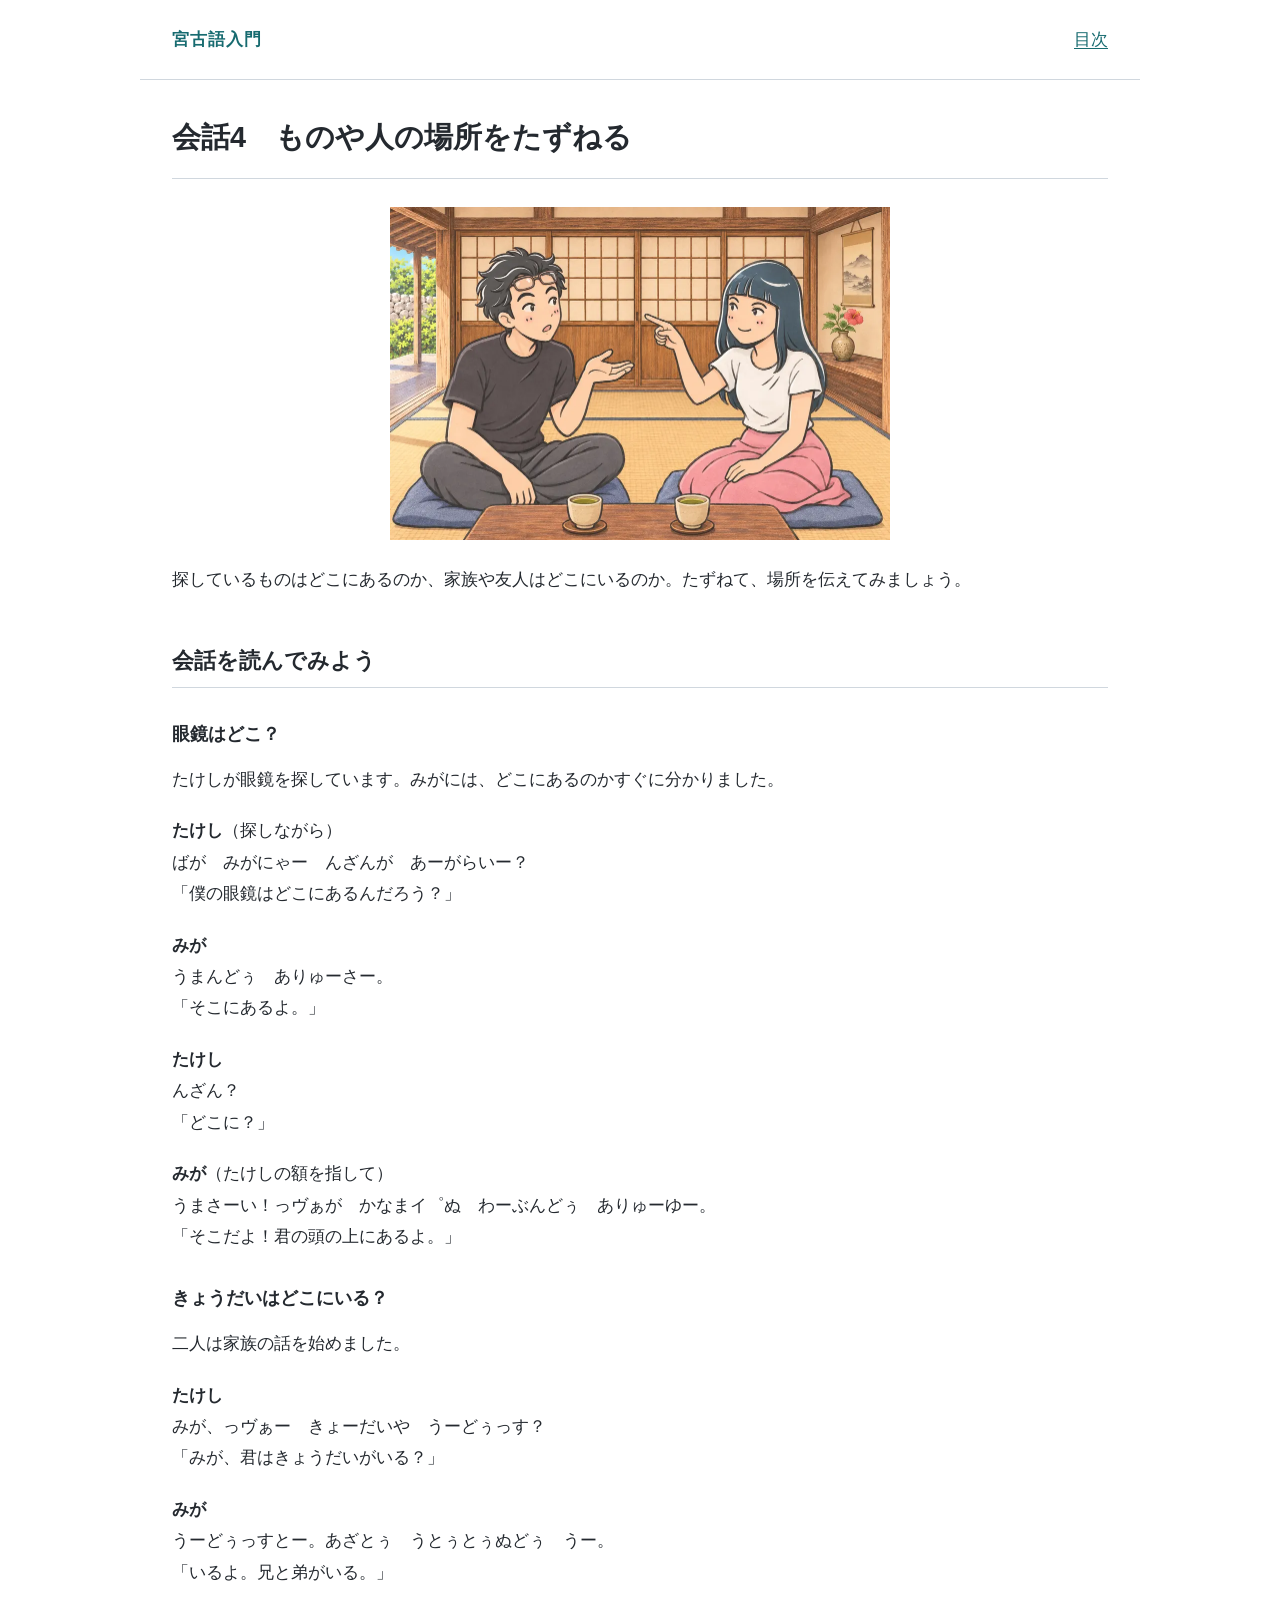
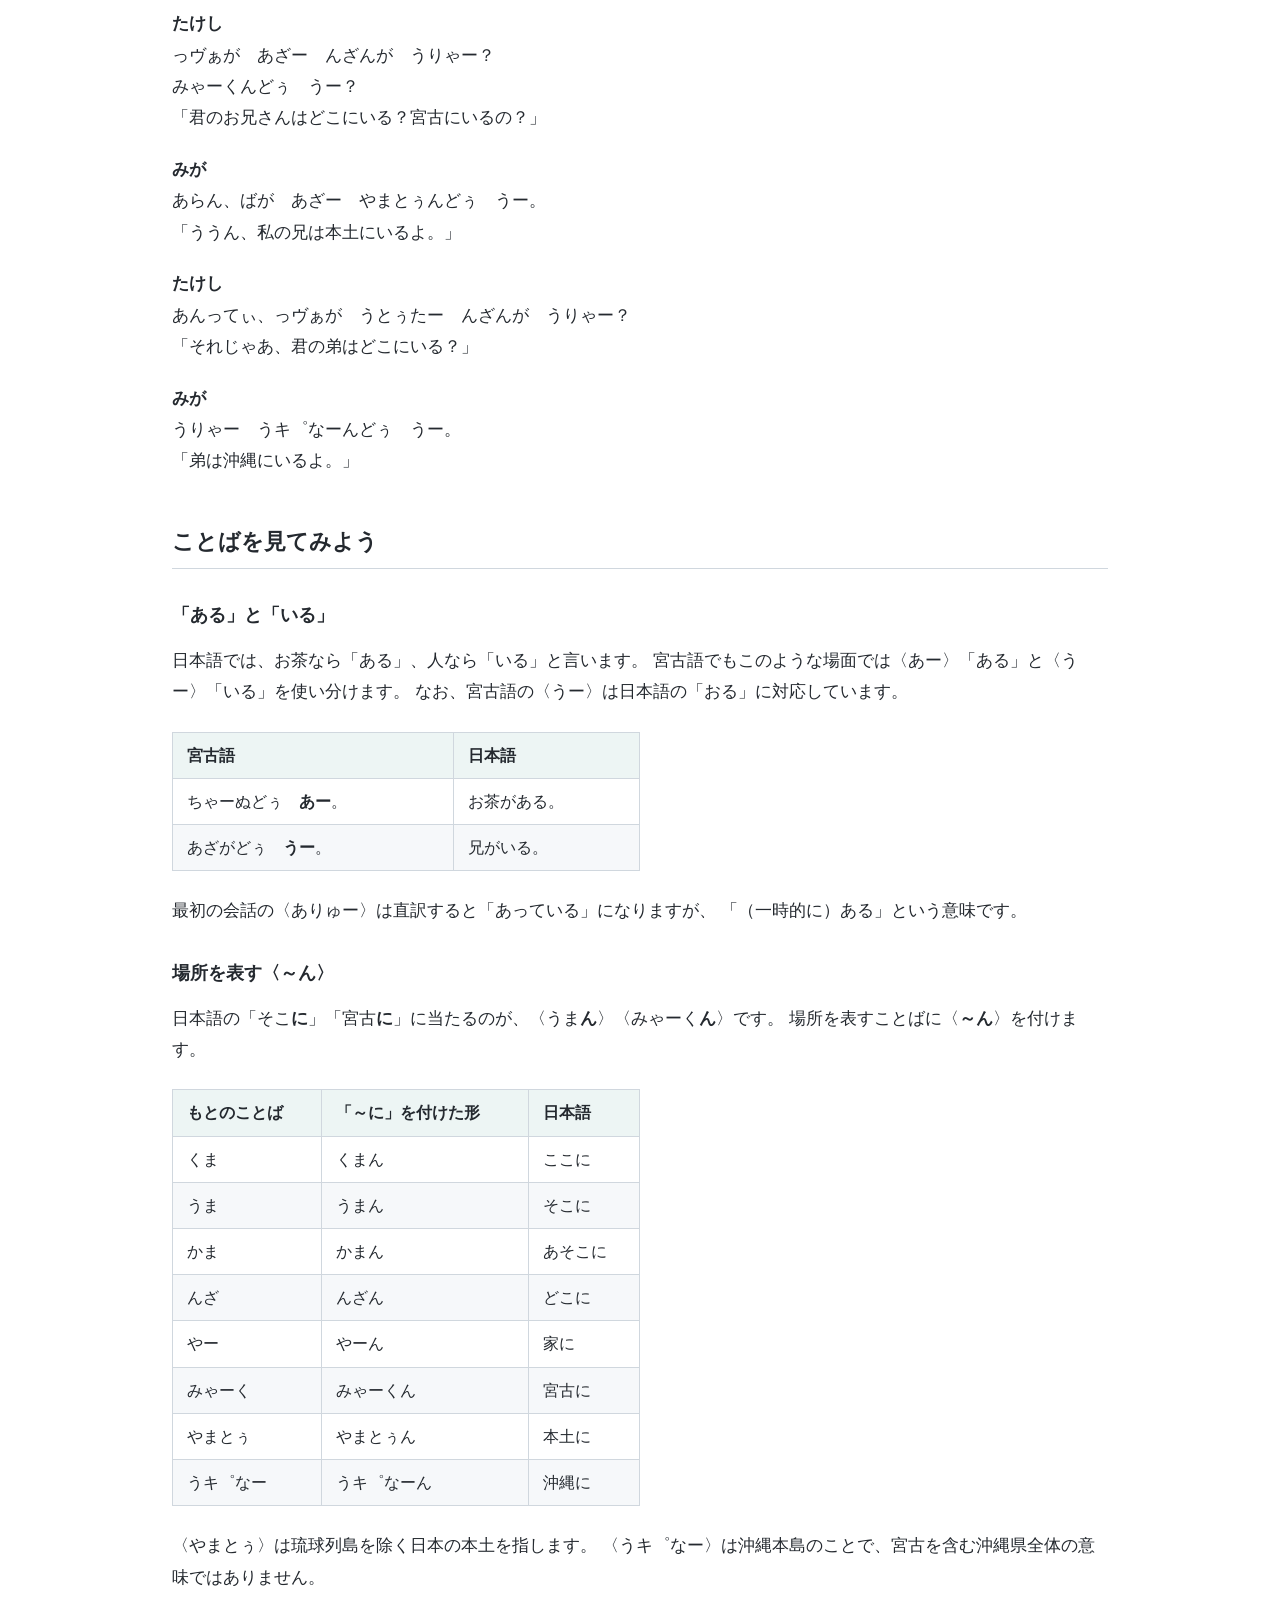
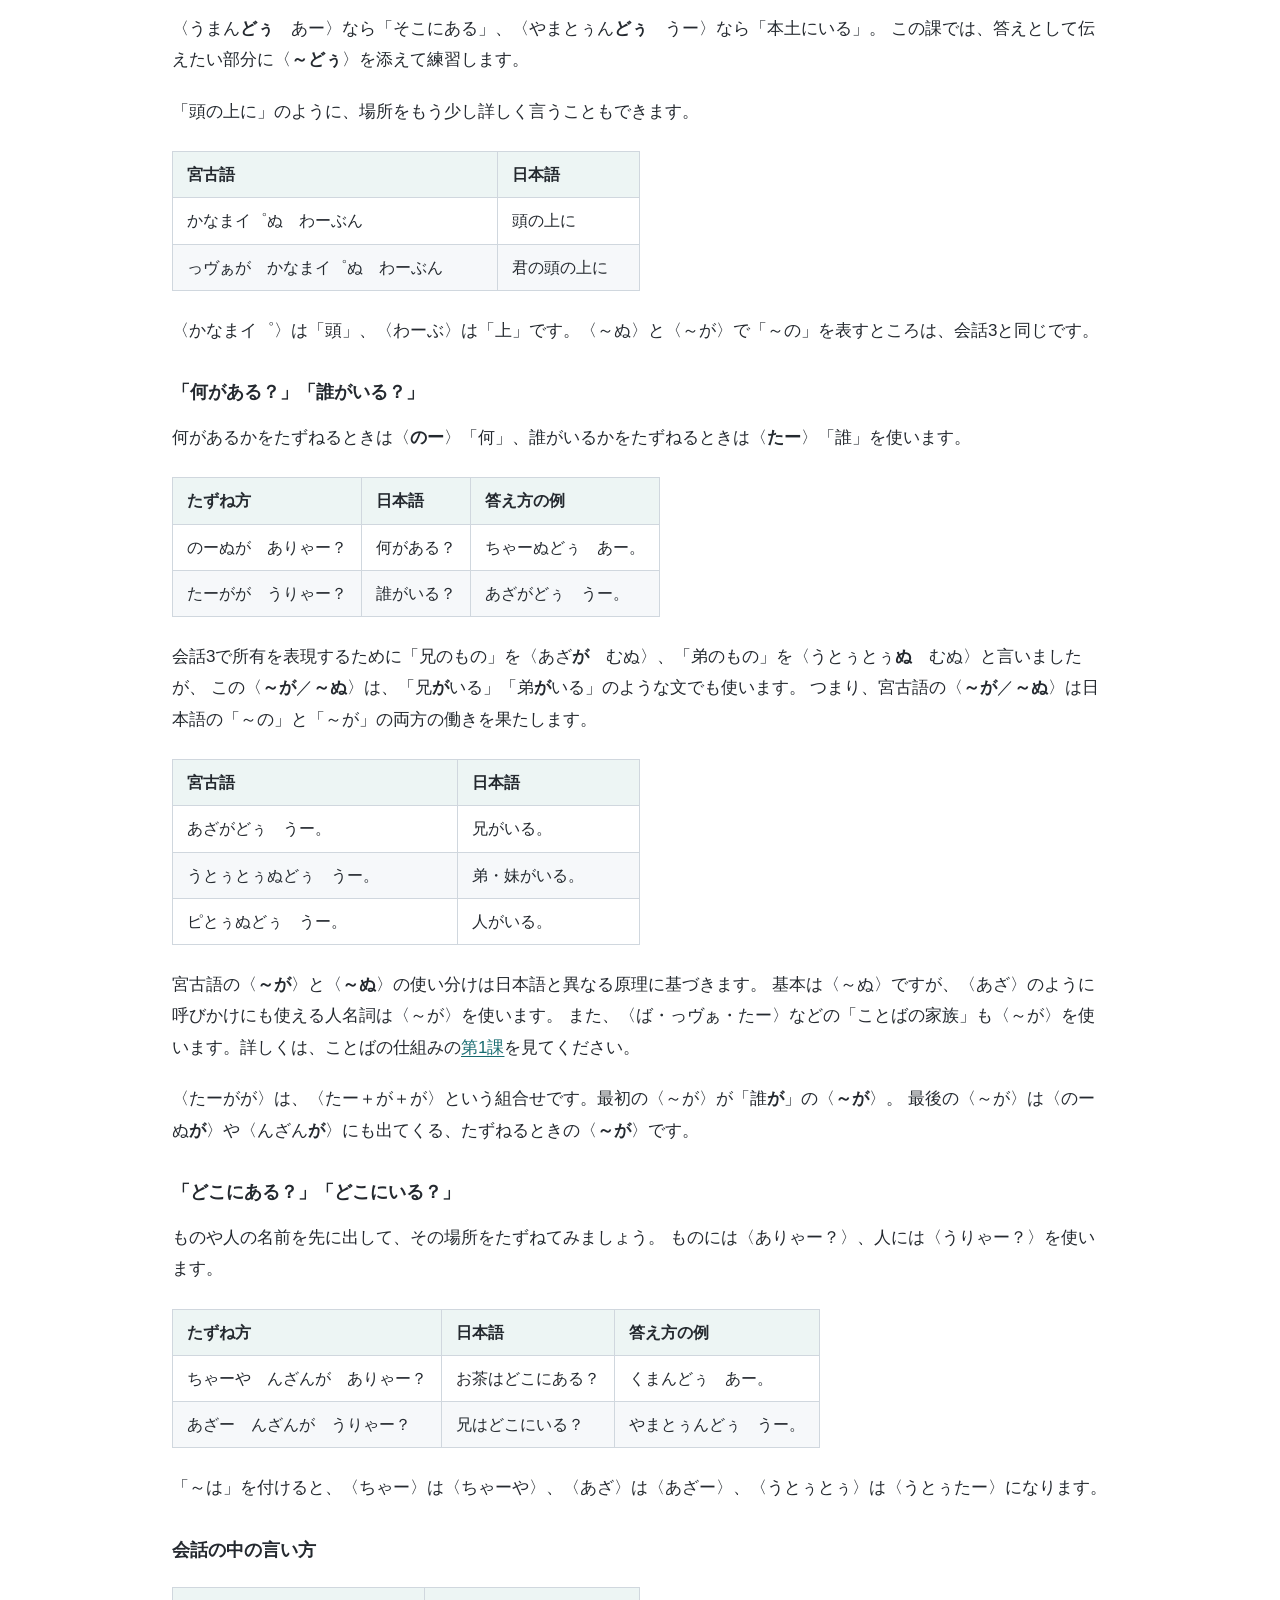
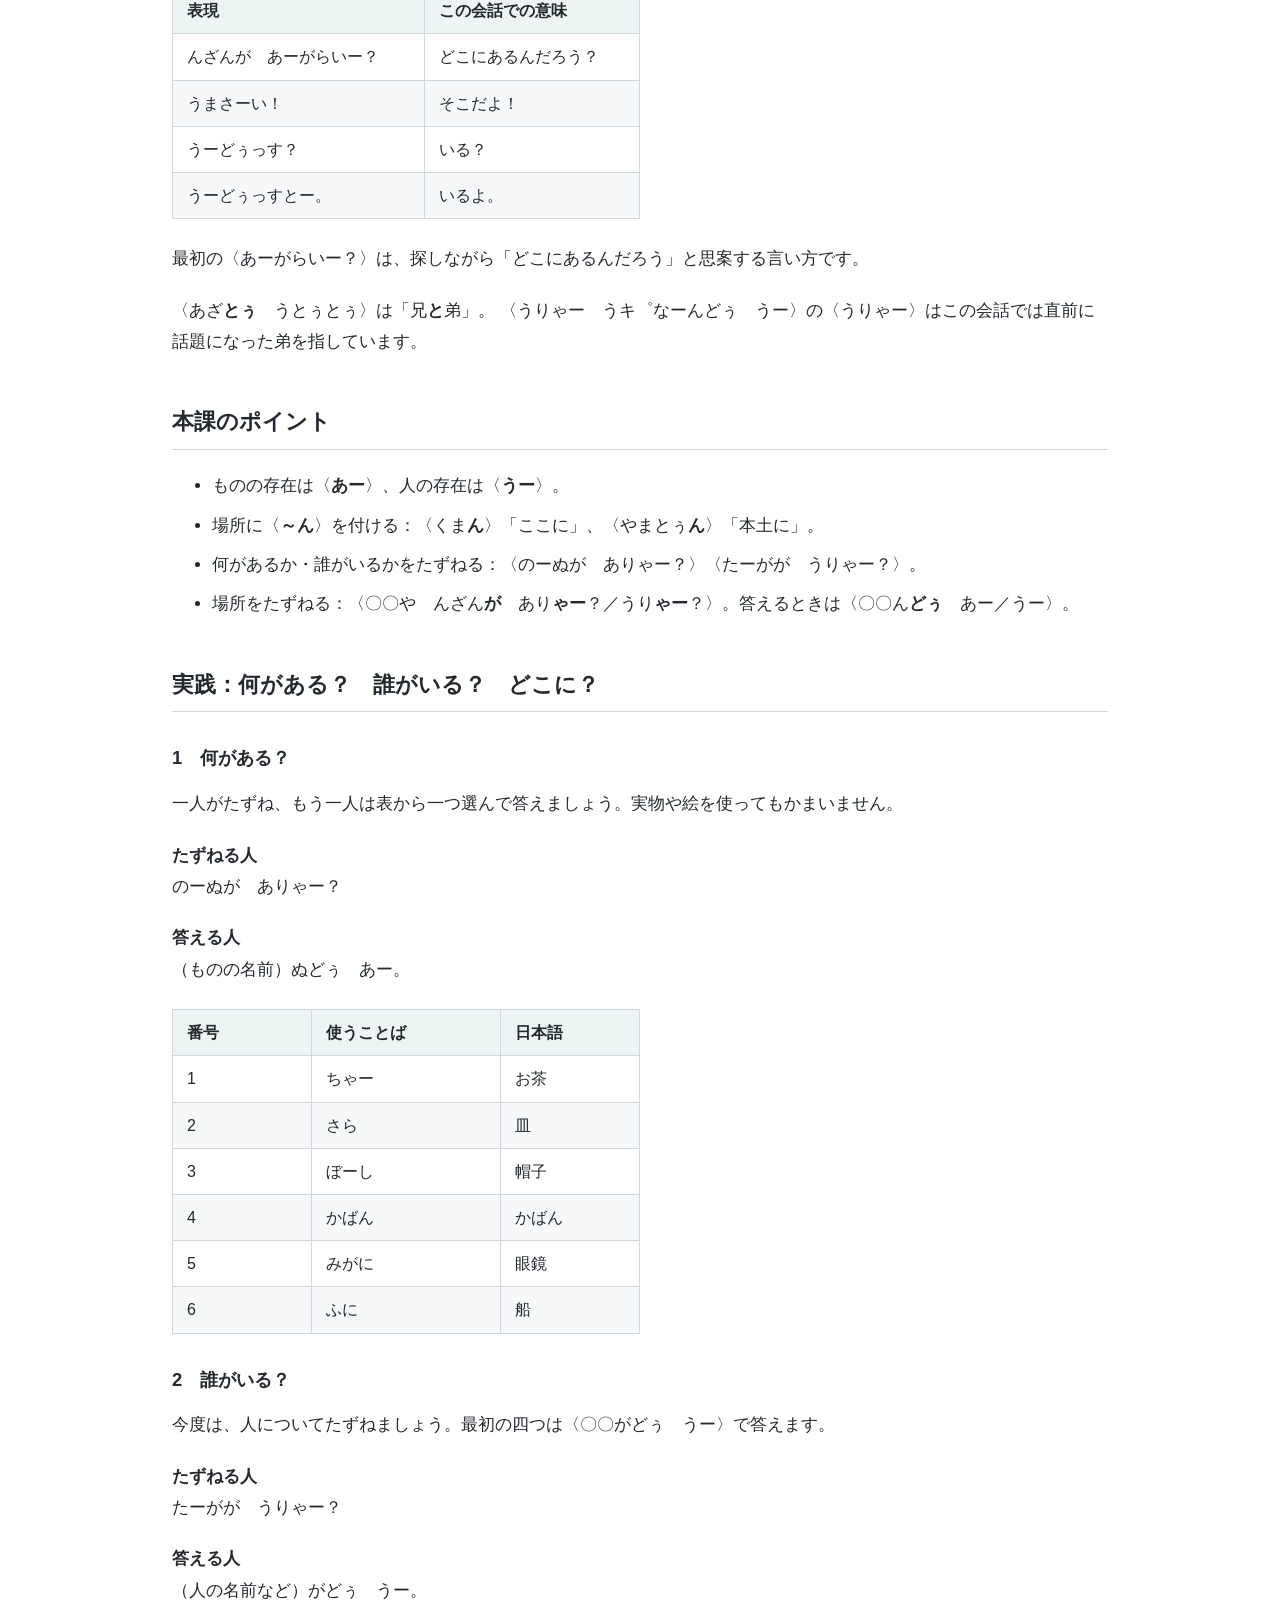
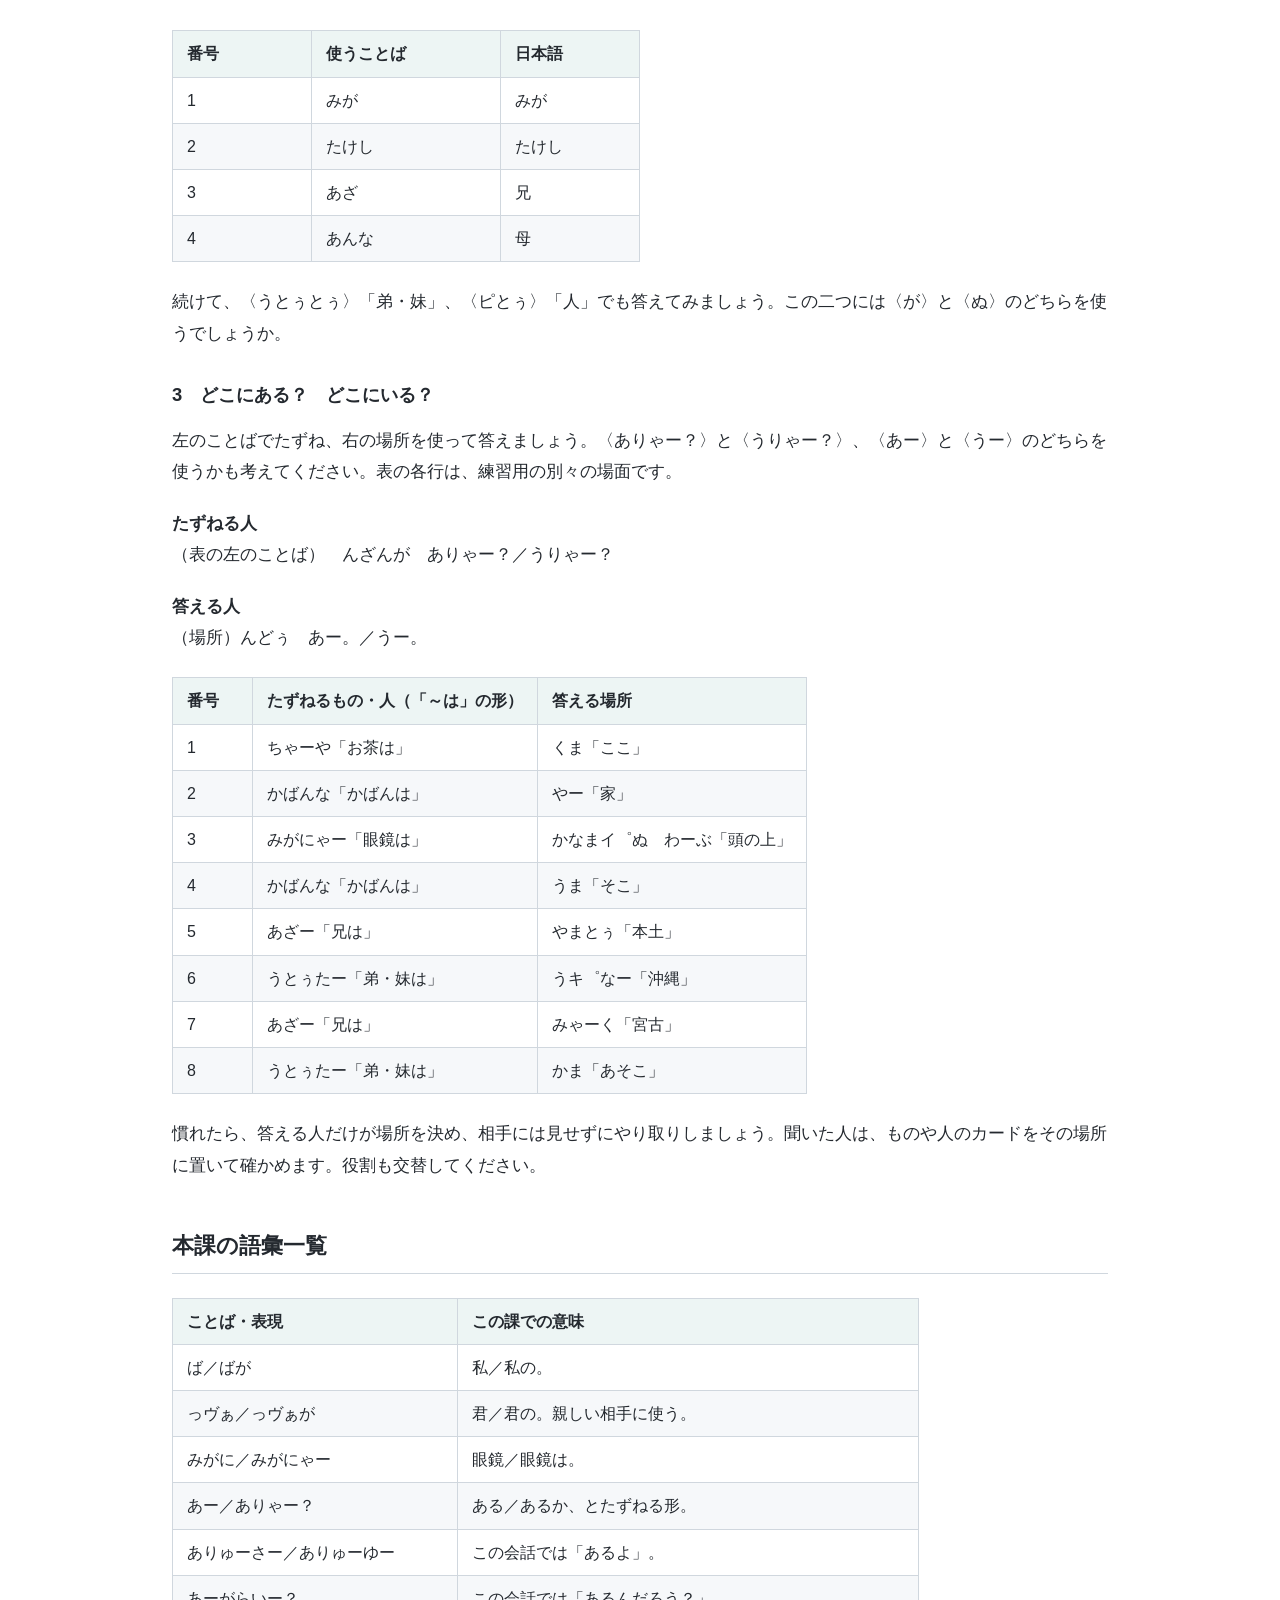
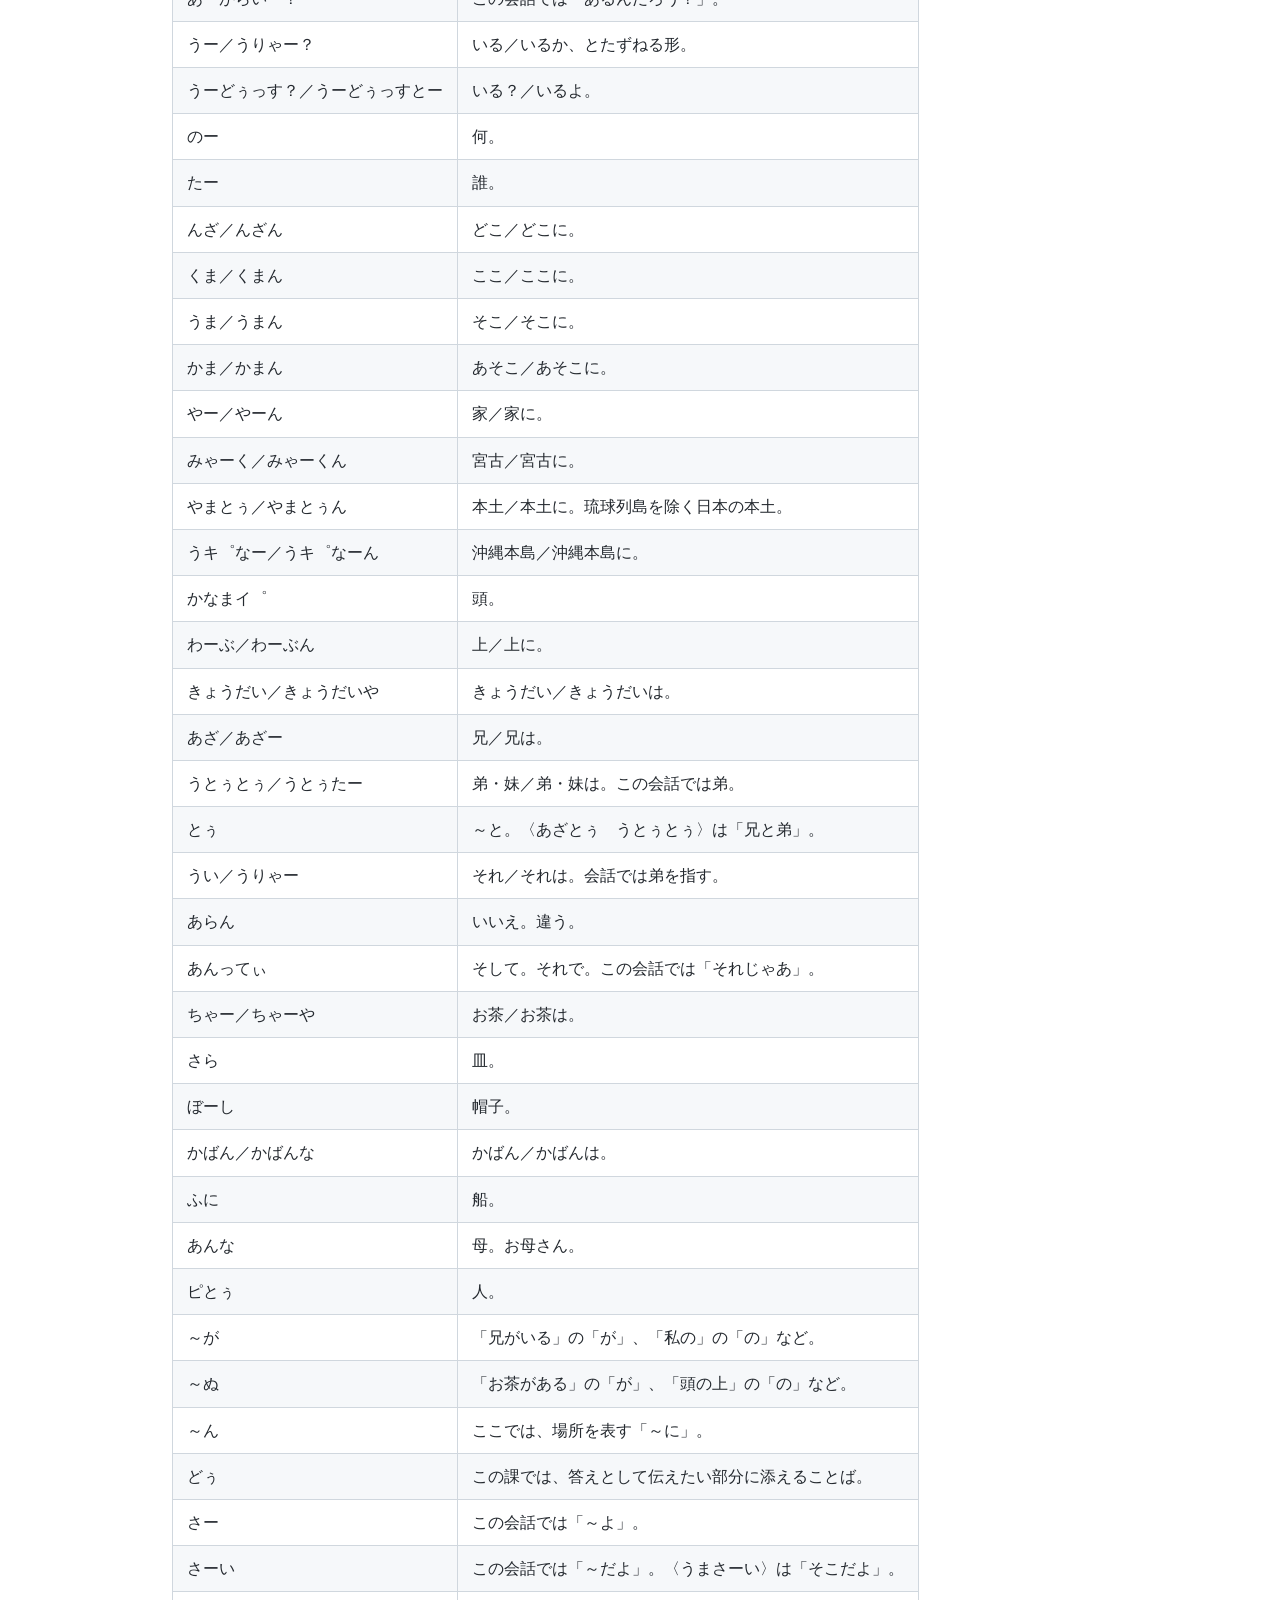
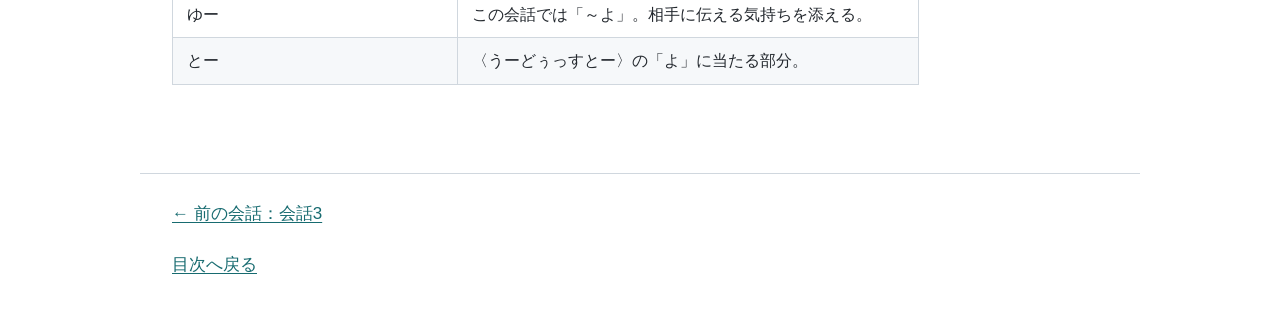
<file: website/conversations/004-location/index.html>
<!doctype html>
<html lang="ja">
<head>
  <meta charset="utf-8">
  <meta name="viewport" content="width=device-width, initial-scale=1">
  <title>会話4｜宮古語入門</title>
  <link rel="stylesheet" href="../../style.css?v=bd2d3dc6a513">
</head>
<body>
  <a class="skip-link" href="#main">本文へ</a>
  <header class="site-header"><a class="site-name" href="../../index.html">宮古語入門</a><nav aria-label="メイン"><a href="../../index.html">目次</a></nav></header>
  <main id="main"><article class="markdown-body"><h1>会話4　ものや人の場所をたずねる</h1>
<img class="conversation-illustration" src="../../assets/conversations/004-location.webp" alt="畳の部屋で、たけしが眼鏡を探している。眼鏡は額の上にあり、みがが笑顔で指さしている。" width="500" height="333">

<p>探しているものはどこにあるのか、家族や友人はどこにいるのか。たずねて、場所を伝えてみましょう。</p>
<h2>会話を読んでみよう</h2>
<h3>眼鏡はどこ？</h3>
<p>たけしが眼鏡を探しています。みがには、どこにあるのかすぐに分かりました。</p>
<p><strong>たけし</strong>（探しながら）<br>
ばが　みがにゃー　んざんが　あーがらいー？<br>
「僕の眼鏡はどこにあるんだろう？」</p>
<p><strong>みが</strong><br>
うまんどぅ　ありゅーさー。<br>
「そこにあるよ。」</p>
<p><strong>たけし</strong><br>
んざん？<br>
「どこに？」</p>
<p><strong>みが</strong>（たけしの額を指して）<br>
うまさーい！っヴぁが　かなまイ゜ぬ　わーぶんどぅ　ありゅーゆー。<br>
「そこだよ！君の頭の上にあるよ。」</p>
<h3>きょうだいはどこにいる？</h3>
<p>二人は家族の話を始めました。</p>
<p><strong>たけし</strong><br>
みが、っヴぁー　きょーだいや　うーどぅっす？<br>
「みが、君はきょうだいがいる？」</p>
<p><strong>みが</strong><br>
うーどぅっすとー。あざとぅ　うとぅとぅぬどぅ　うー。<br>
「いるよ。兄と弟がいる。」</p>
<p><strong>たけし</strong><br>
っヴぁが　あざー　んざんが　うりゃー？<br>
みゃーくんどぅ　うー？<br>
「君のお兄さんはどこにいる？宮古にいるの？」</p>
<p><strong>みが</strong><br>
あらん、ばが　あざー　やまとぅんどぅ　うー。<br>
「ううん、私の兄は本土にいるよ。」</p>
<p><strong>たけし</strong><br>
あんってぃ、っヴぁが　うとぅたー　んざんが　うりゃー？<br>
「それじゃあ、君の弟はどこにいる？」</p>
<p><strong>みが</strong><br>
うりゃー　うキ゜なーんどぅ　うー。<br>
「弟は沖縄にいるよ。」</p>
<h2>ことばを見てみよう</h2>
<h3>「ある」と「いる」</h3>
<p>日本語では、お茶なら「ある」、人なら「いる」と言います。
宮古語でもこのような場面では〈あー〉「ある」と〈うー〉「いる」を使い分けます。
なお、宮古語の〈うー〉は日本語の「おる」に対応しています。</p>
<div class="table-scroll" role="region" aria-label="表（横にスクロールできます）" tabindex="0"><table>
<thead>
<tr>
<th>宮古語</th>
<th>日本語</th>
</tr>
</thead>
<tbody><tr>
<td>ちゃーぬどぅ　<strong>あー</strong>。</td>
<td>お茶がある。</td>
</tr>
<tr>
<td>あざがどぅ　<strong>うー</strong>。</td>
<td>兄がいる。</td>
</tr>
</tbody></table></div>
<p>最初の会話の〈ありゅー〉は直訳すると「あっている」になりますが、
「（一時的に）ある」という意味です。</p>
<h3>場所を表す〈～ん〉</h3>
<p>日本語の「そこ<strong>に</strong>」「宮古<strong>に</strong>」に当たるのが、〈うま<strong>ん</strong>〉〈みゃーく<strong>ん</strong>〉です。
場所を表すことばに〈<strong>～ん</strong>〉を付けます。</p>
<div class="table-scroll" role="region" aria-label="表（横にスクロールできます）" tabindex="0"><table>
<thead>
<tr>
<th>もとのことば</th>
<th>「～に」を付けた形</th>
<th>日本語</th>
</tr>
</thead>
<tbody><tr>
<td>くま</td>
<td>くまん</td>
<td>ここに</td>
</tr>
<tr>
<td>うま</td>
<td>うまん</td>
<td>そこに</td>
</tr>
<tr>
<td>かま</td>
<td>かまん</td>
<td>あそこに</td>
</tr>
<tr>
<td>んざ</td>
<td>んざん</td>
<td>どこに</td>
</tr>
<tr>
<td>やー</td>
<td>やーん</td>
<td>家に</td>
</tr>
<tr>
<td>みゃーく</td>
<td>みゃーくん</td>
<td>宮古に</td>
</tr>
<tr>
<td>やまとぅ</td>
<td>やまとぅん</td>
<td>本土に</td>
</tr>
<tr>
<td>うキ゜なー</td>
<td>うキ゜なーん</td>
<td>沖縄に</td>
</tr>
</tbody></table></div>
<p>〈やまとぅ〉は琉球列島を除く日本の本土を指します。
〈うキ゜なー〉は沖縄本島のことで、宮古を含む沖縄県全体の意味ではありません。</p>
<p>〈うまん<strong>どぅ</strong>　あー〉なら「そこにある」、〈やまとぅん<strong>どぅ</strong>　うー〉なら「本土にいる」。
この課では、答えとして伝えたい部分に〈<strong>～どぅ</strong>〉を添えて練習します。</p>
<p>「頭の上に」のように、場所をもう少し詳しく言うこともできます。</p>
<div class="table-scroll" role="region" aria-label="表（横にスクロールできます）" tabindex="0"><table>
<thead>
<tr>
<th>宮古語</th>
<th>日本語</th>
</tr>
</thead>
<tbody><tr>
<td>かなまイ゜ぬ　わーぶん</td>
<td>頭の上に</td>
</tr>
<tr>
<td>っヴぁが　かなまイ゜ぬ　わーぶん</td>
<td>君の頭の上に</td>
</tr>
</tbody></table></div>
<p>〈かなまイ゜〉は「頭」、〈わーぶ〉は「上」です。〈～ぬ〉と〈～が〉で「～の」を表すところは、会話3と同じです。</p>
<h3>「何がある？」「誰がいる？」</h3>
<p>何があるかをたずねるときは〈<strong>のー</strong>〉「何」、誰がいるかをたずねるときは〈<strong>たー</strong>〉「誰」を使います。</p>
<div class="table-scroll" role="region" aria-label="表（横にスクロールできます）" tabindex="0"><table>
<thead>
<tr>
<th>たずね方</th>
<th>日本語</th>
<th>答え方の例</th>
</tr>
</thead>
<tbody><tr>
<td>のーぬが　ありゃー？</td>
<td>何がある？</td>
<td>ちゃーぬどぅ　あー。</td>
</tr>
<tr>
<td>たーがが　うりゃー？</td>
<td>誰がいる？</td>
<td>あざがどぅ　うー。</td>
</tr>
</tbody></table></div>
<p>会話3で所有を表現するために「兄のもの」を〈あざ<strong>が</strong>　むぬ〉、「弟のもの」を〈うとぅとぅ<strong>ぬ</strong>　むぬ〉と言いましたが、
この〈<strong>～が</strong>／<strong>～ぬ</strong>〉は、「兄<strong>が</strong>いる」「弟<strong>が</strong>いる」のような文でも使います。
つまり、宮古語の〈<strong>～が</strong>／<strong>～ぬ</strong>〉は日本語の「～の」と「～が」の両方の働きを果たします。</p>
<div class="table-scroll" role="region" aria-label="表（横にスクロールできます）" tabindex="0"><table>
<thead>
<tr>
<th>宮古語</th>
<th>日本語</th>
</tr>
</thead>
<tbody><tr>
<td>あざがどぅ　うー。</td>
<td>兄がいる。</td>
</tr>
<tr>
<td>うとぅとぅぬどぅ　うー。</td>
<td>弟・妹がいる。</td>
</tr>
<tr>
<td>ピとぅぬどぅ　うー。</td>
<td>人がいる。</td>
</tr>
</tbody></table></div>
<p>宮古語の〈<strong>～が</strong>〉と〈<strong>～ぬ</strong>〉の使い分けは日本語と異なる原理に基づきます。
基本は〈～ぬ〉ですが、〈あざ〉のように呼びかけにも使える人名詞は〈～が〉を使います。
また、〈ば・っヴぁ・たー〉などの「ことばの家族」も〈～が〉を使います。詳しくは、ことばの仕組みの<a href="../../lessons/001-ga-nu/index.html">第1課</a>を見てください。</p>
<p>〈たーがが〉は、〈たー＋が＋が〉という組合せです。最初の〈～が〉が「誰<strong>が</strong>」の〈<strong>～が</strong>〉。
最後の〈～が〉は〈のーぬ<strong>が</strong>〉や〈んざん<strong>が</strong>〉にも出てくる、たずねるときの〈<strong>～が</strong>〉です。</p>
<h3>「どこにある？」「どこにいる？」</h3>
<p>ものや人の名前を先に出して、その場所をたずねてみましょう。
ものには〈ありゃー？〉、人には〈うりゃー？〉を使います。</p>
<div class="table-scroll" role="region" aria-label="表（横にスクロールできます）" tabindex="0"><table>
<thead>
<tr>
<th>たずね方</th>
<th>日本語</th>
<th>答え方の例</th>
</tr>
</thead>
<tbody><tr>
<td>ちゃーや　んざんが　ありゃー？</td>
<td>お茶はどこにある？</td>
<td>くまんどぅ　あー。</td>
</tr>
<tr>
<td>あざー　んざんが　うりゃー？</td>
<td>兄はどこにいる？</td>
<td>やまとぅんどぅ　うー。</td>
</tr>
</tbody></table></div>
<p>「～は」を付けると、〈ちゃー〉は〈ちゃーや〉、〈あざ〉は〈あざー〉、〈うとぅとぅ〉は〈うとぅたー〉になります。</p>
<h3>会話の中の言い方</h3>
<div class="table-scroll" role="region" aria-label="表（横にスクロールできます）" tabindex="0"><table>
<thead>
<tr>
<th>表現</th>
<th>この会話での意味</th>
</tr>
</thead>
<tbody><tr>
<td>んざんが　あーがらいー？</td>
<td>どこにあるんだろう？</td>
</tr>
<tr>
<td>うまさーい！</td>
<td>そこだよ！</td>
</tr>
<tr>
<td>うーどぅっす？</td>
<td>いる？</td>
</tr>
<tr>
<td>うーどぅっすとー。</td>
<td>いるよ。</td>
</tr>
</tbody></table></div>
<p>最初の〈あーがらいー？〉は、探しながら「どこにあるんだろう」と思案する言い方です。</p>
<p>〈あざ<strong>とぅ</strong>　うとぅとぅ〉は「兄<strong>と</strong>弟」。
〈うりゃー　うキ゜なーんどぅ　うー〉の〈うりゃー〉はこの会話では直前に話題になった弟を指しています。</p>
<h2>本課のポイント</h2>
<ul>
<li>ものの存在は〈<strong>あー</strong>〉、人の存在は〈<strong>うー</strong>〉。</li>
<li>場所に〈<strong>～ん</strong>〉を付ける：〈くま<strong>ん</strong>〉「ここに」、〈やまとぅ<strong>ん</strong>〉「本土に」。</li>
<li>何があるか・誰がいるかをたずねる：〈のーぬが　ありゃー？〉〈たーがが　うりゃー？〉。</li>
<li>場所をたずねる：〈〇〇や　んざん<strong>が</strong>　あり<strong>ゃー</strong>？／うり<strong>ゃー</strong>？〉。答えるときは〈〇〇ん<strong>どぅ</strong>　あー／うー〉。</li>
</ul>
<h2>実践：何がある？　誰がいる？　どこに？</h2>
<h3>1　何がある？</h3>
<p>一人がたずね、もう一人は表から一つ選んで答えましょう。実物や絵を使ってもかまいません。</p>
<p><strong>たずねる人</strong><br>
のーぬが　ありゃー？</p>
<p><strong>答える人</strong><br>
（ものの名前）ぬどぅ　あー。</p>
<div class="table-scroll" role="region" aria-label="表（横にスクロールできます）" tabindex="0"><table>
<thead>
<tr>
<th>番号</th>
<th>使うことば</th>
<th>日本語</th>
</tr>
</thead>
<tbody><tr>
<td>1</td>
<td>ちゃー</td>
<td>お茶</td>
</tr>
<tr>
<td>2</td>
<td>さら</td>
<td>皿</td>
</tr>
<tr>
<td>3</td>
<td>ぼーし</td>
<td>帽子</td>
</tr>
<tr>
<td>4</td>
<td>かばん</td>
<td>かばん</td>
</tr>
<tr>
<td>5</td>
<td>みがに</td>
<td>眼鏡</td>
</tr>
<tr>
<td>6</td>
<td>ふに</td>
<td>船</td>
</tr>
</tbody></table></div>
<h3>2　誰がいる？</h3>
<p>今度は、人についてたずねましょう。最初の四つは〈〇〇がどぅ　うー〉で答えます。</p>
<p><strong>たずねる人</strong><br>
たーがが　うりゃー？</p>
<p><strong>答える人</strong><br>
（人の名前など）がどぅ　うー。</p>
<div class="table-scroll" role="region" aria-label="表（横にスクロールできます）" tabindex="0"><table>
<thead>
<tr>
<th>番号</th>
<th>使うことば</th>
<th>日本語</th>
</tr>
</thead>
<tbody><tr>
<td>1</td>
<td>みが</td>
<td>みが</td>
</tr>
<tr>
<td>2</td>
<td>たけし</td>
<td>たけし</td>
</tr>
<tr>
<td>3</td>
<td>あざ</td>
<td>兄</td>
</tr>
<tr>
<td>4</td>
<td>あんな</td>
<td>母</td>
</tr>
</tbody></table></div>
<p>続けて、〈うとぅとぅ〉「弟・妹」、〈ピとぅ〉「人」でも答えてみましょう。この二つには〈が〉と〈ぬ〉のどちらを使うでしょうか。</p>
<h3>3　どこにある？　どこにいる？</h3>
<p>左のことばでたずね、右の場所を使って答えましょう。〈ありゃー？〉と〈うりゃー？〉、〈あー〉と〈うー〉のどちらを使うかも考えてください。表の各行は、練習用の別々の場面です。</p>
<p><strong>たずねる人</strong><br>
（表の左のことば）　んざんが　ありゃー？／うりゃー？</p>
<p><strong>答える人</strong><br>
（場所）んどぅ　あー。／うー。</p>
<div class="table-scroll" role="region" aria-label="表（横にスクロールできます）" tabindex="0"><table>
<thead>
<tr>
<th>番号</th>
<th>たずねるもの・人（「～は」の形）</th>
<th>答える場所</th>
</tr>
</thead>
<tbody><tr>
<td>1</td>
<td>ちゃーや「お茶は」</td>
<td>くま「ここ」</td>
</tr>
<tr>
<td>2</td>
<td>かばんな「かばんは」</td>
<td>やー「家」</td>
</tr>
<tr>
<td>3</td>
<td>みがにゃー「眼鏡は」</td>
<td>かなまイ゜ぬ　わーぶ「頭の上」</td>
</tr>
<tr>
<td>4</td>
<td>かばんな「かばんは」</td>
<td>うま「そこ」</td>
</tr>
<tr>
<td>5</td>
<td>あざー「兄は」</td>
<td>やまとぅ「本土」</td>
</tr>
<tr>
<td>6</td>
<td>うとぅたー「弟・妹は」</td>
<td>うキ゜なー「沖縄」</td>
</tr>
<tr>
<td>7</td>
<td>あざー「兄は」</td>
<td>みゃーく「宮古」</td>
</tr>
<tr>
<td>8</td>
<td>うとぅたー「弟・妹は」</td>
<td>かま「あそこ」</td>
</tr>
</tbody></table></div>
<p>慣れたら、答える人だけが場所を決め、相手には見せずにやり取りしましょう。聞いた人は、ものや人のカードをその場所に置いて確かめます。役割も交替してください。</p>
<h2>本課の語彙一覧</h2>
<div class="table-scroll" role="region" aria-label="表（横にスクロールできます）" tabindex="0"><table>
<thead>
<tr>
<th>ことば・表現</th>
<th>この課での意味</th>
</tr>
</thead>
<tbody><tr>
<td>ば／ばが</td>
<td>私／私の。</td>
</tr>
<tr>
<td>っヴぁ／っヴぁが</td>
<td>君／君の。親しい相手に使う。</td>
</tr>
<tr>
<td>みがに／みがにゃー</td>
<td>眼鏡／眼鏡は。</td>
</tr>
<tr>
<td>あー／ありゃー？</td>
<td>ある／あるか、とたずねる形。</td>
</tr>
<tr>
<td>ありゅーさー／ありゅーゆー</td>
<td>この会話では「あるよ」。</td>
</tr>
<tr>
<td>あーがらいー？</td>
<td>この会話では「あるんだろう？」。</td>
</tr>
<tr>
<td>うー／うりゃー？</td>
<td>いる／いるか、とたずねる形。</td>
</tr>
<tr>
<td>うーどぅっす？／うーどぅっすとー</td>
<td>いる？／いるよ。</td>
</tr>
<tr>
<td>のー</td>
<td>何。</td>
</tr>
<tr>
<td>たー</td>
<td>誰。</td>
</tr>
<tr>
<td>んざ／んざん</td>
<td>どこ／どこに。</td>
</tr>
<tr>
<td>くま／くまん</td>
<td>ここ／ここに。</td>
</tr>
<tr>
<td>うま／うまん</td>
<td>そこ／そこに。</td>
</tr>
<tr>
<td>かま／かまん</td>
<td>あそこ／あそこに。</td>
</tr>
<tr>
<td>やー／やーん</td>
<td>家／家に。</td>
</tr>
<tr>
<td>みゃーく／みゃーくん</td>
<td>宮古／宮古に。</td>
</tr>
<tr>
<td>やまとぅ／やまとぅん</td>
<td>本土／本土に。琉球列島を除く日本の本土。</td>
</tr>
<tr>
<td>うキ゜なー／うキ゜なーん</td>
<td>沖縄本島／沖縄本島に。</td>
</tr>
<tr>
<td>かなまイ゜</td>
<td>頭。</td>
</tr>
<tr>
<td>わーぶ／わーぶん</td>
<td>上／上に。</td>
</tr>
<tr>
<td>きょうだい／きょうだいや</td>
<td>きょうだい／きょうだいは。</td>
</tr>
<tr>
<td>あざ／あざー</td>
<td>兄／兄は。</td>
</tr>
<tr>
<td>うとぅとぅ／うとぅたー</td>
<td>弟・妹／弟・妹は。この会話では弟。</td>
</tr>
<tr>
<td>とぅ</td>
<td>～と。〈あざとぅ　うとぅとぅ〉は「兄と弟」。</td>
</tr>
<tr>
<td>うい／うりゃー</td>
<td>それ／それは。会話では弟を指す。</td>
</tr>
<tr>
<td>あらん</td>
<td>いいえ。違う。</td>
</tr>
<tr>
<td>あんってぃ</td>
<td>そして。それで。この会話では「それじゃあ」。</td>
</tr>
<tr>
<td>ちゃー／ちゃーや</td>
<td>お茶／お茶は。</td>
</tr>
<tr>
<td>さら</td>
<td>皿。</td>
</tr>
<tr>
<td>ぼーし</td>
<td>帽子。</td>
</tr>
<tr>
<td>かばん／かばんな</td>
<td>かばん／かばんは。</td>
</tr>
<tr>
<td>ふに</td>
<td>船。</td>
</tr>
<tr>
<td>あんな</td>
<td>母。お母さん。</td>
</tr>
<tr>
<td>ピとぅ</td>
<td>人。</td>
</tr>
<tr>
<td>～が</td>
<td>「兄がいる」の「が」、「私の」の「の」など。</td>
</tr>
<tr>
<td>～ぬ</td>
<td>「お茶がある」の「が」、「頭の上」の「の」など。</td>
</tr>
<tr>
<td>～ん</td>
<td>ここでは、場所を表す「～に」。</td>
</tr>
<tr>
<td>どぅ</td>
<td>この課では、答えとして伝えたい部分に添えることば。</td>
</tr>
<tr>
<td>さー</td>
<td>この会話では「～よ」。</td>
</tr>
<tr>
<td>さーい</td>
<td>この会話では「～だよ」。〈うまさーい〉は「そこだよ」。</td>
</tr>
<tr>
<td>ゆー</td>
<td>この会話では「～よ」。相手に伝える気持ちを添える。</td>
</tr>
<tr>
<td>とー</td>
<td>〈うーどぅっすとー〉の「よ」に当たる部分。</td>
</tr>
</tbody></table></div>
</article></main>
  <footer><nav class="conversation-pagination" aria-label="会話の前後へ"><a rel="prev" href="../../conversations/003-possession/index.html">← 前の会話：会話3</a></nav><a href="../../index.html">目次へ戻る</a></footer>
</body>
</html>
</file>
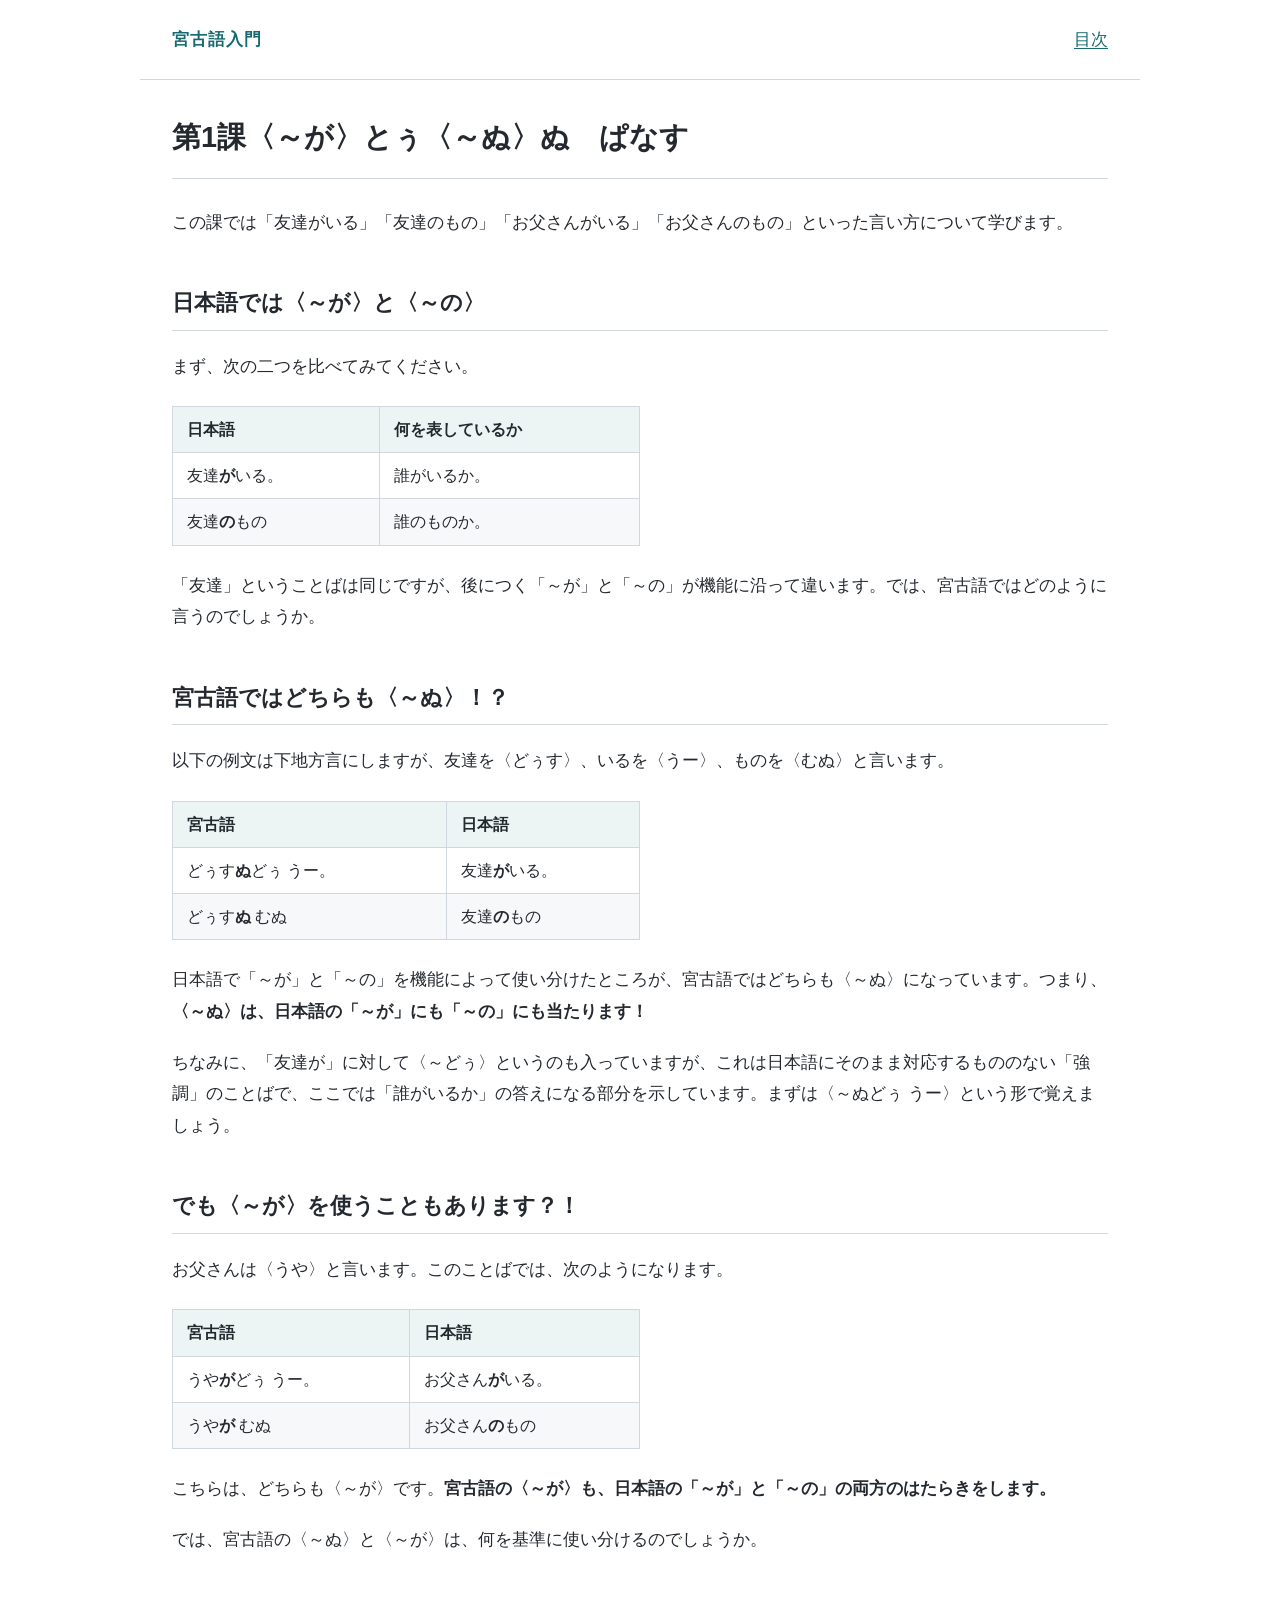
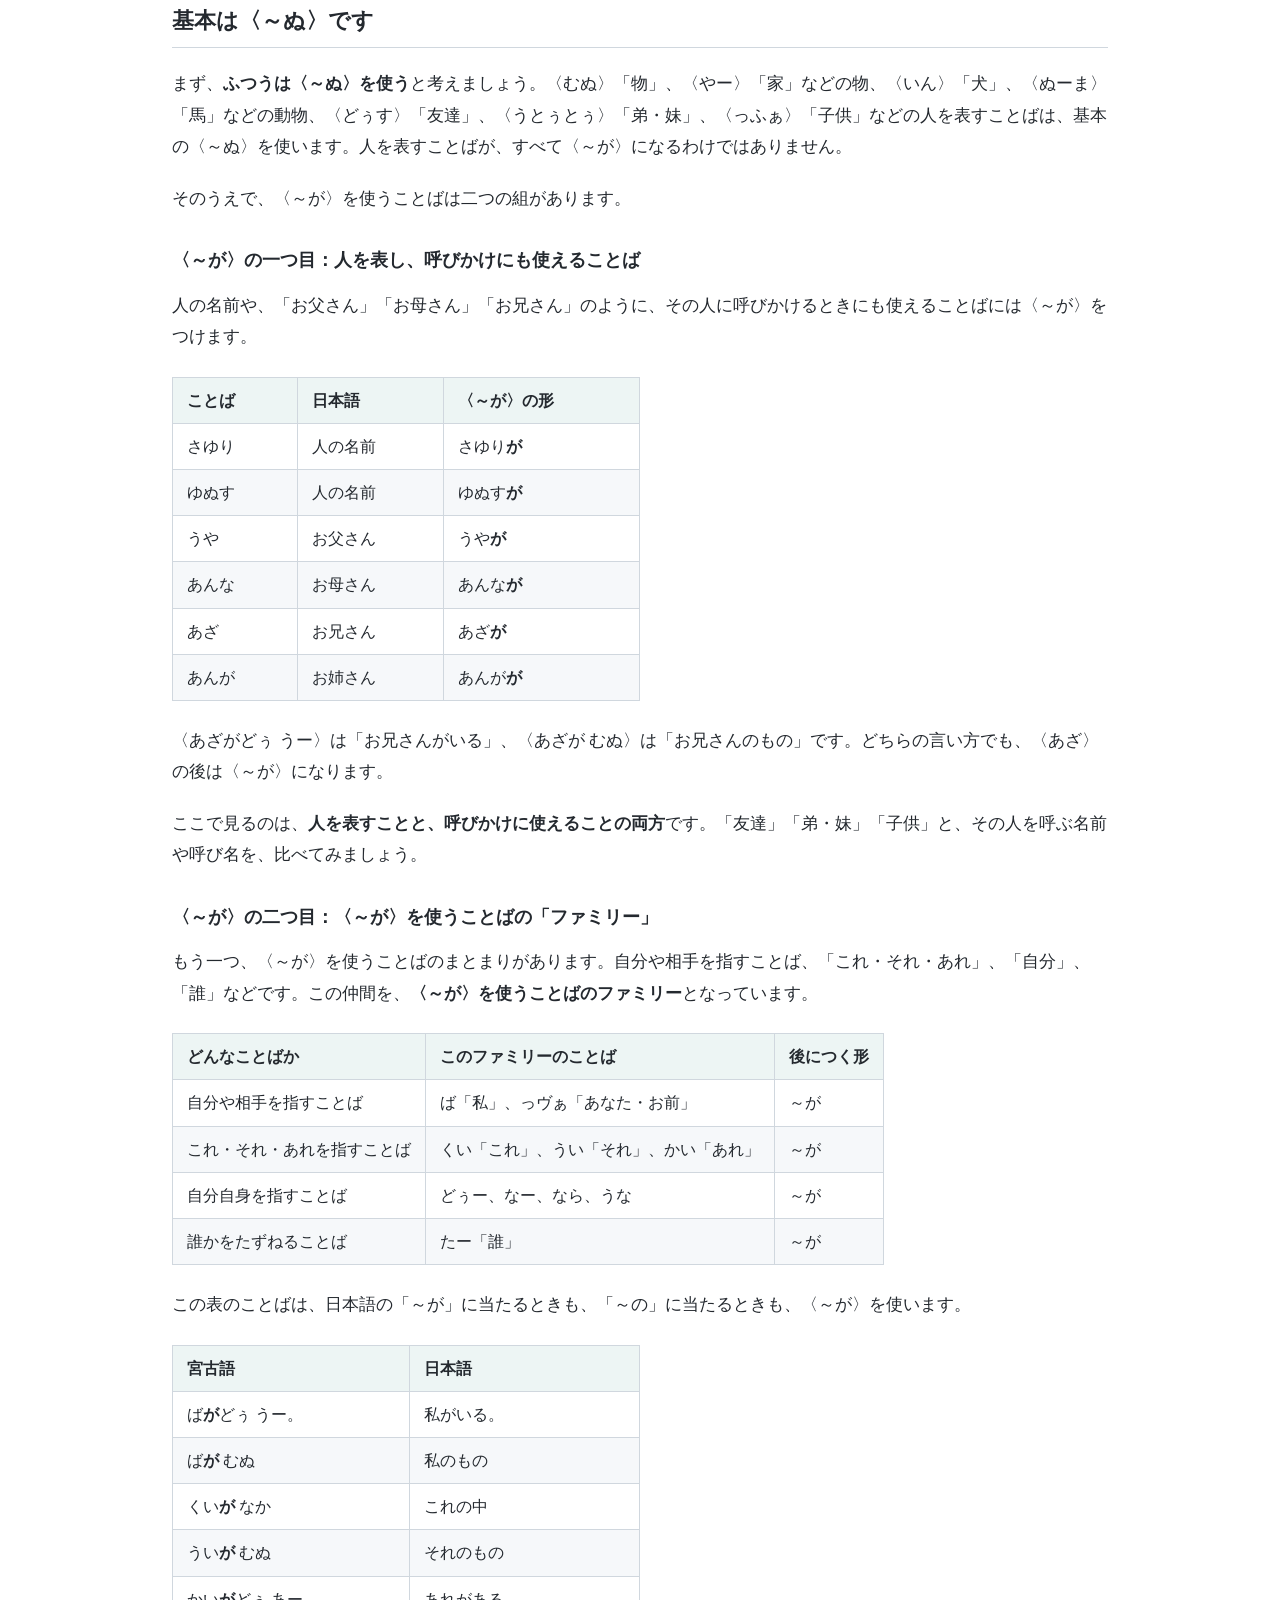
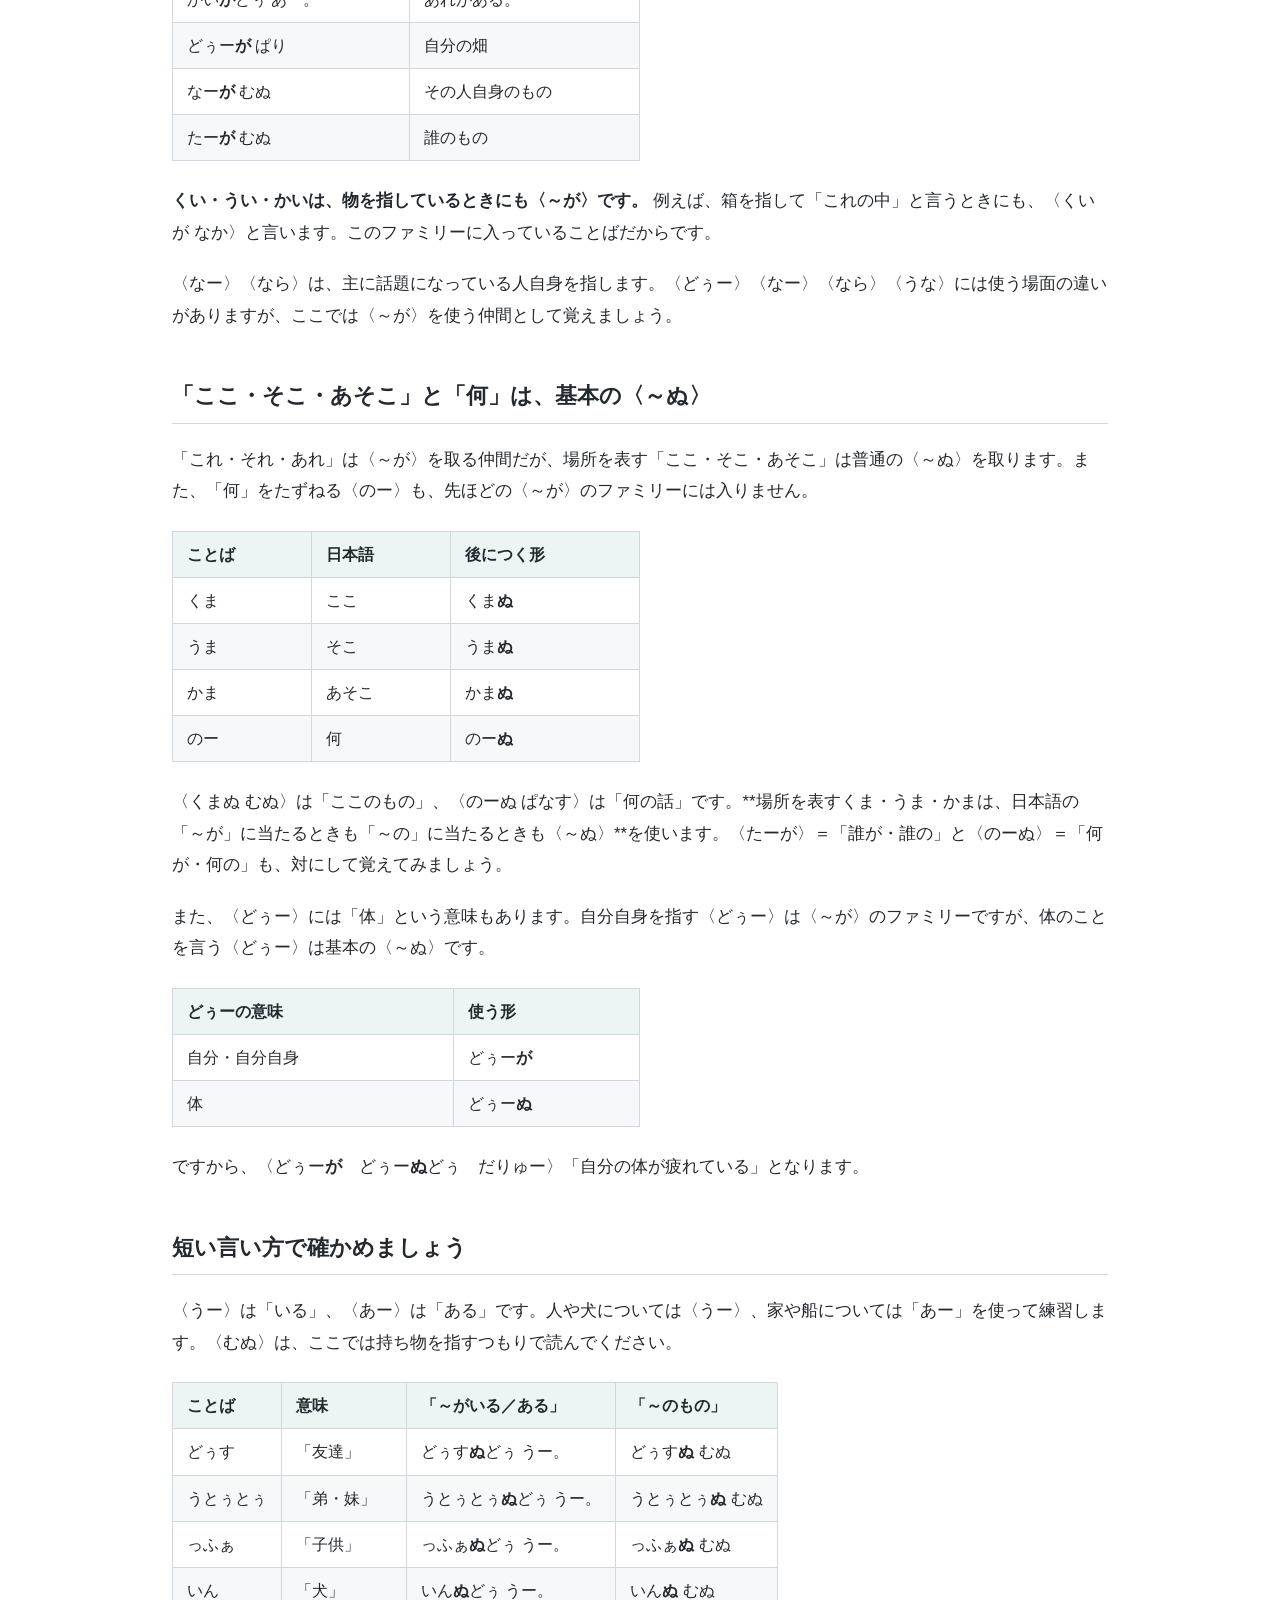
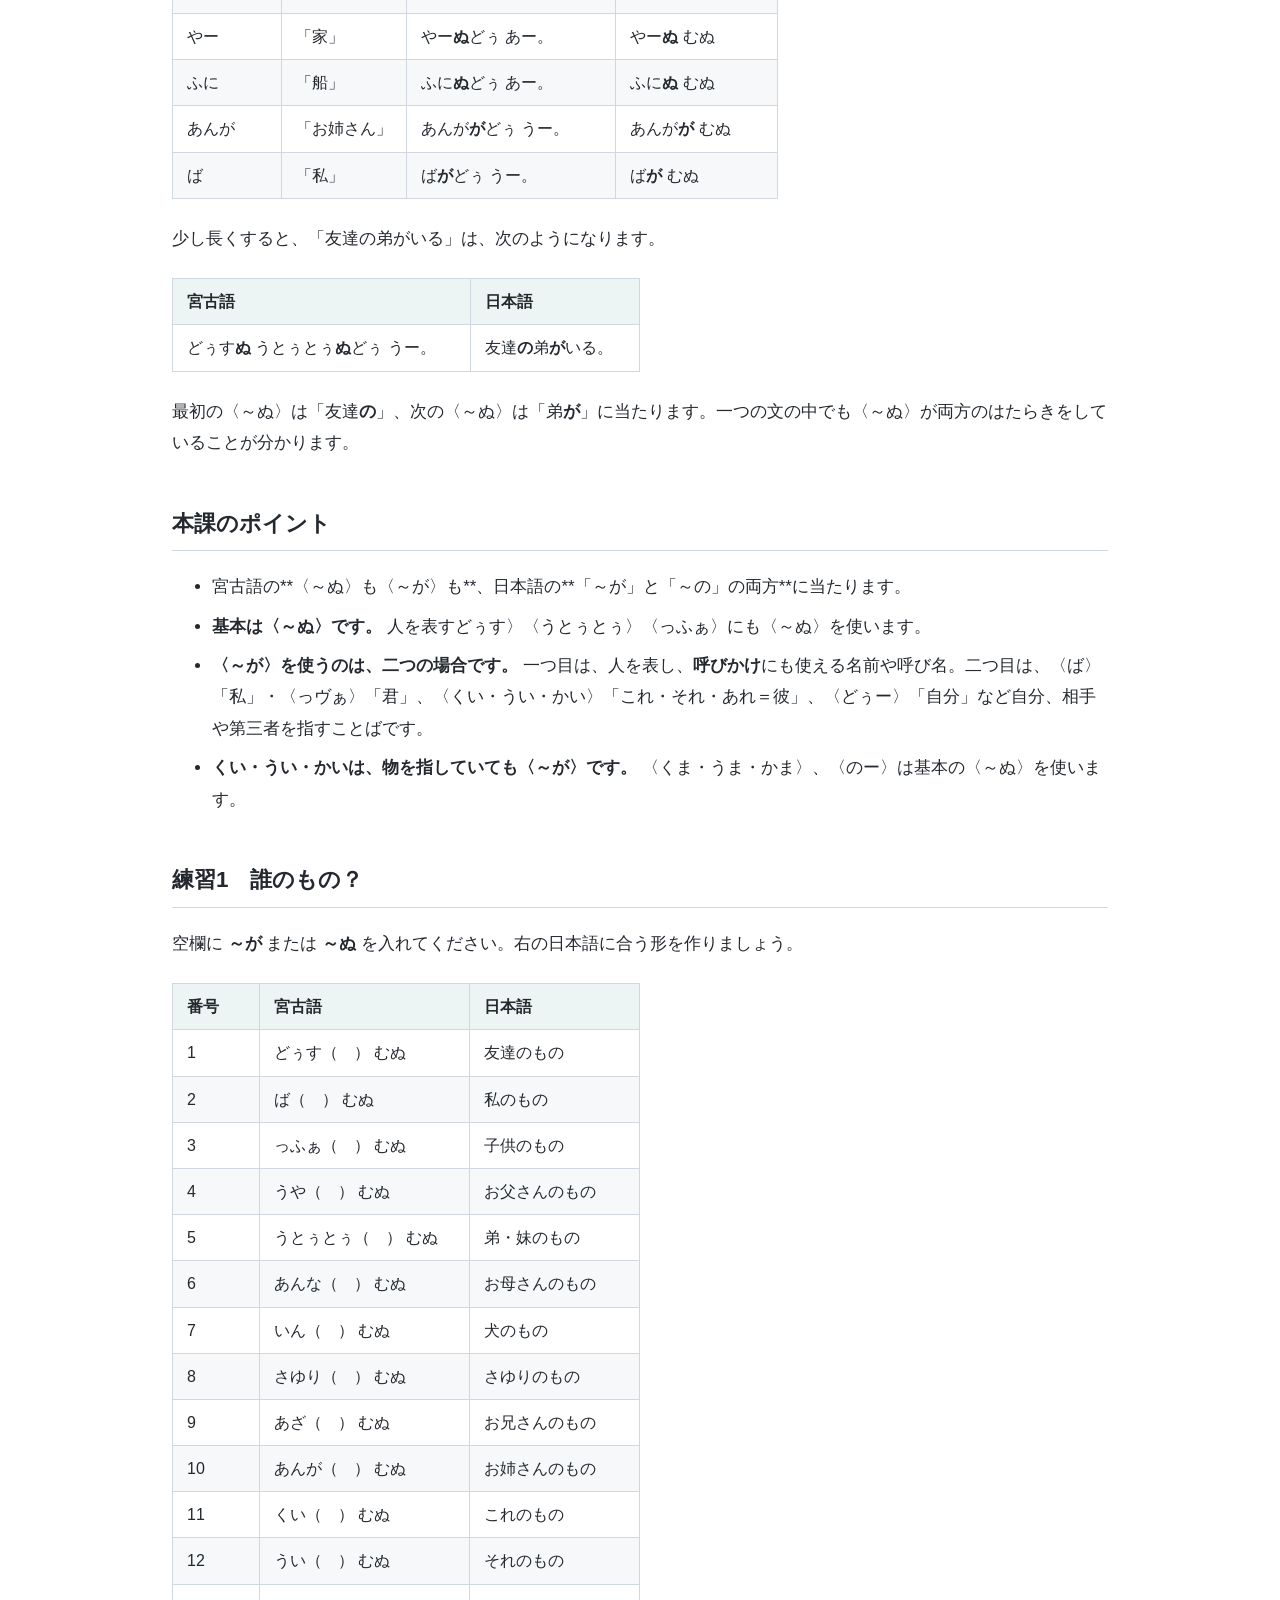
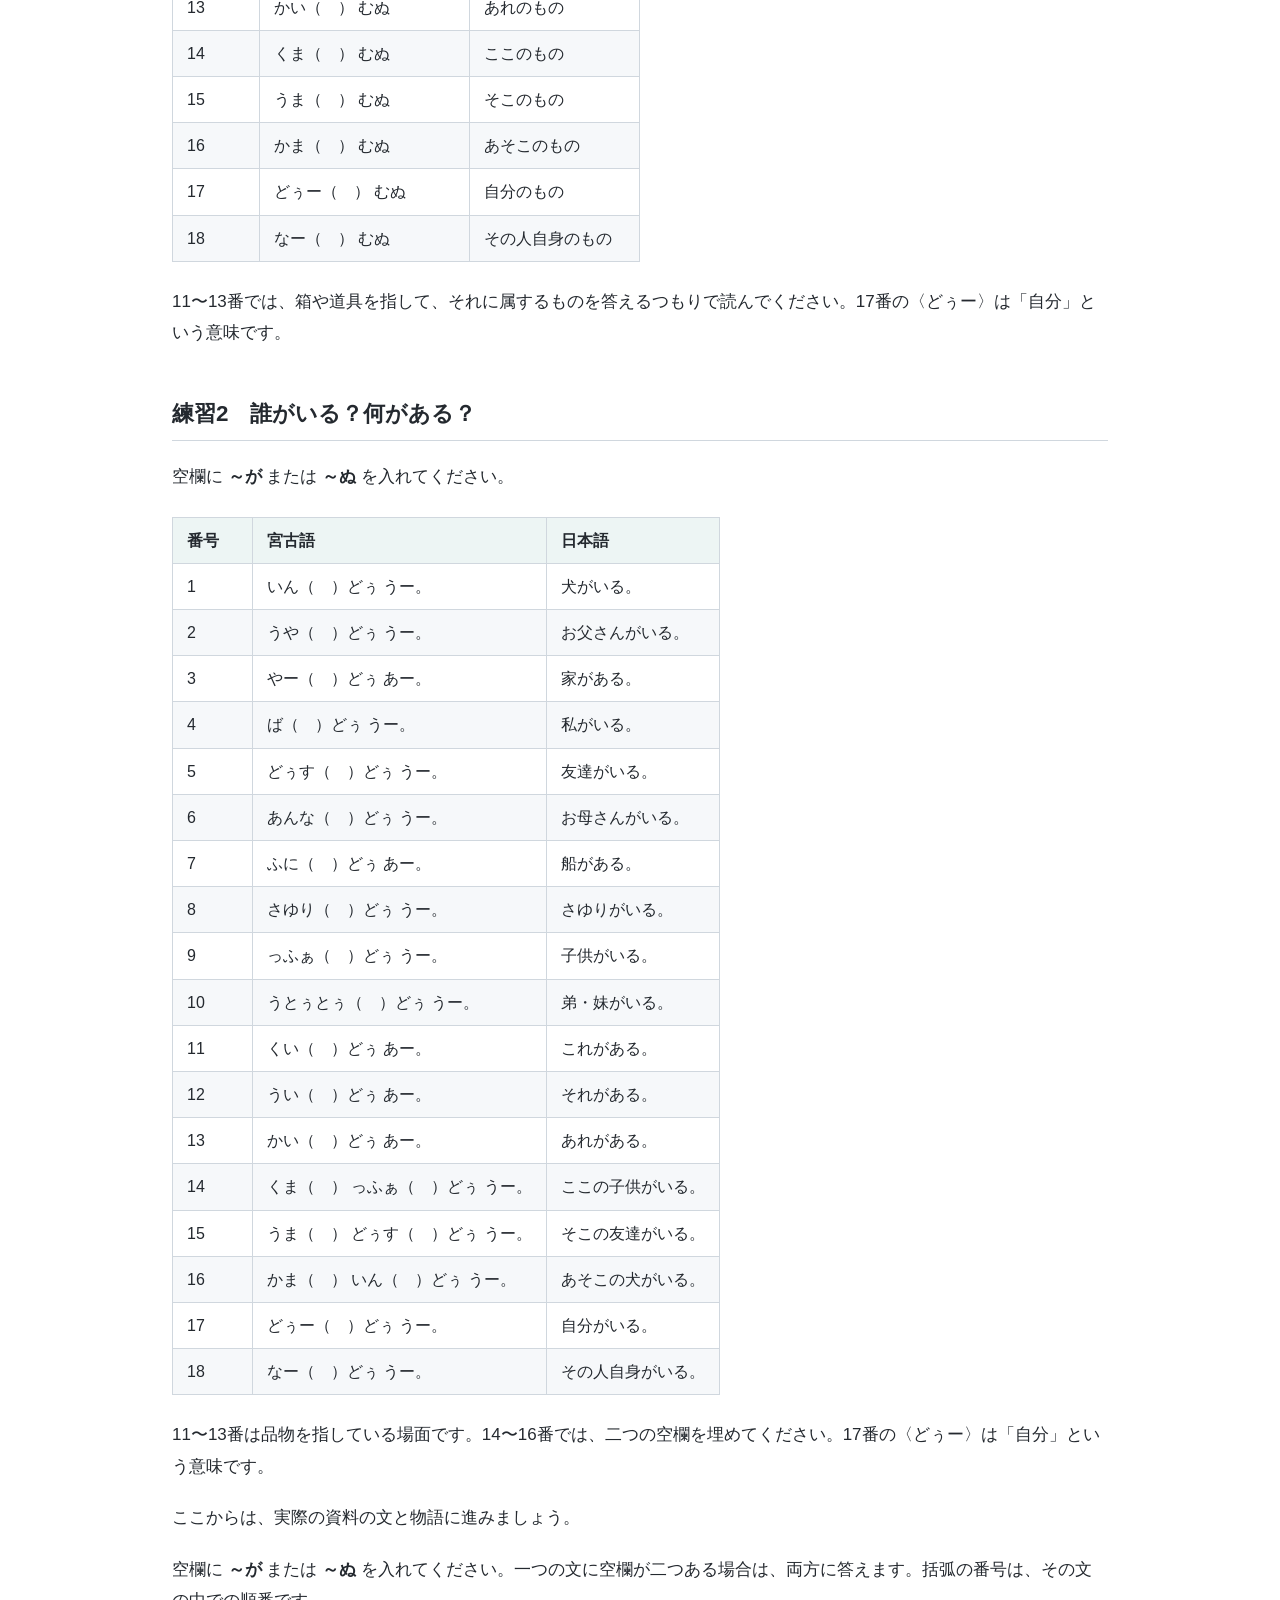
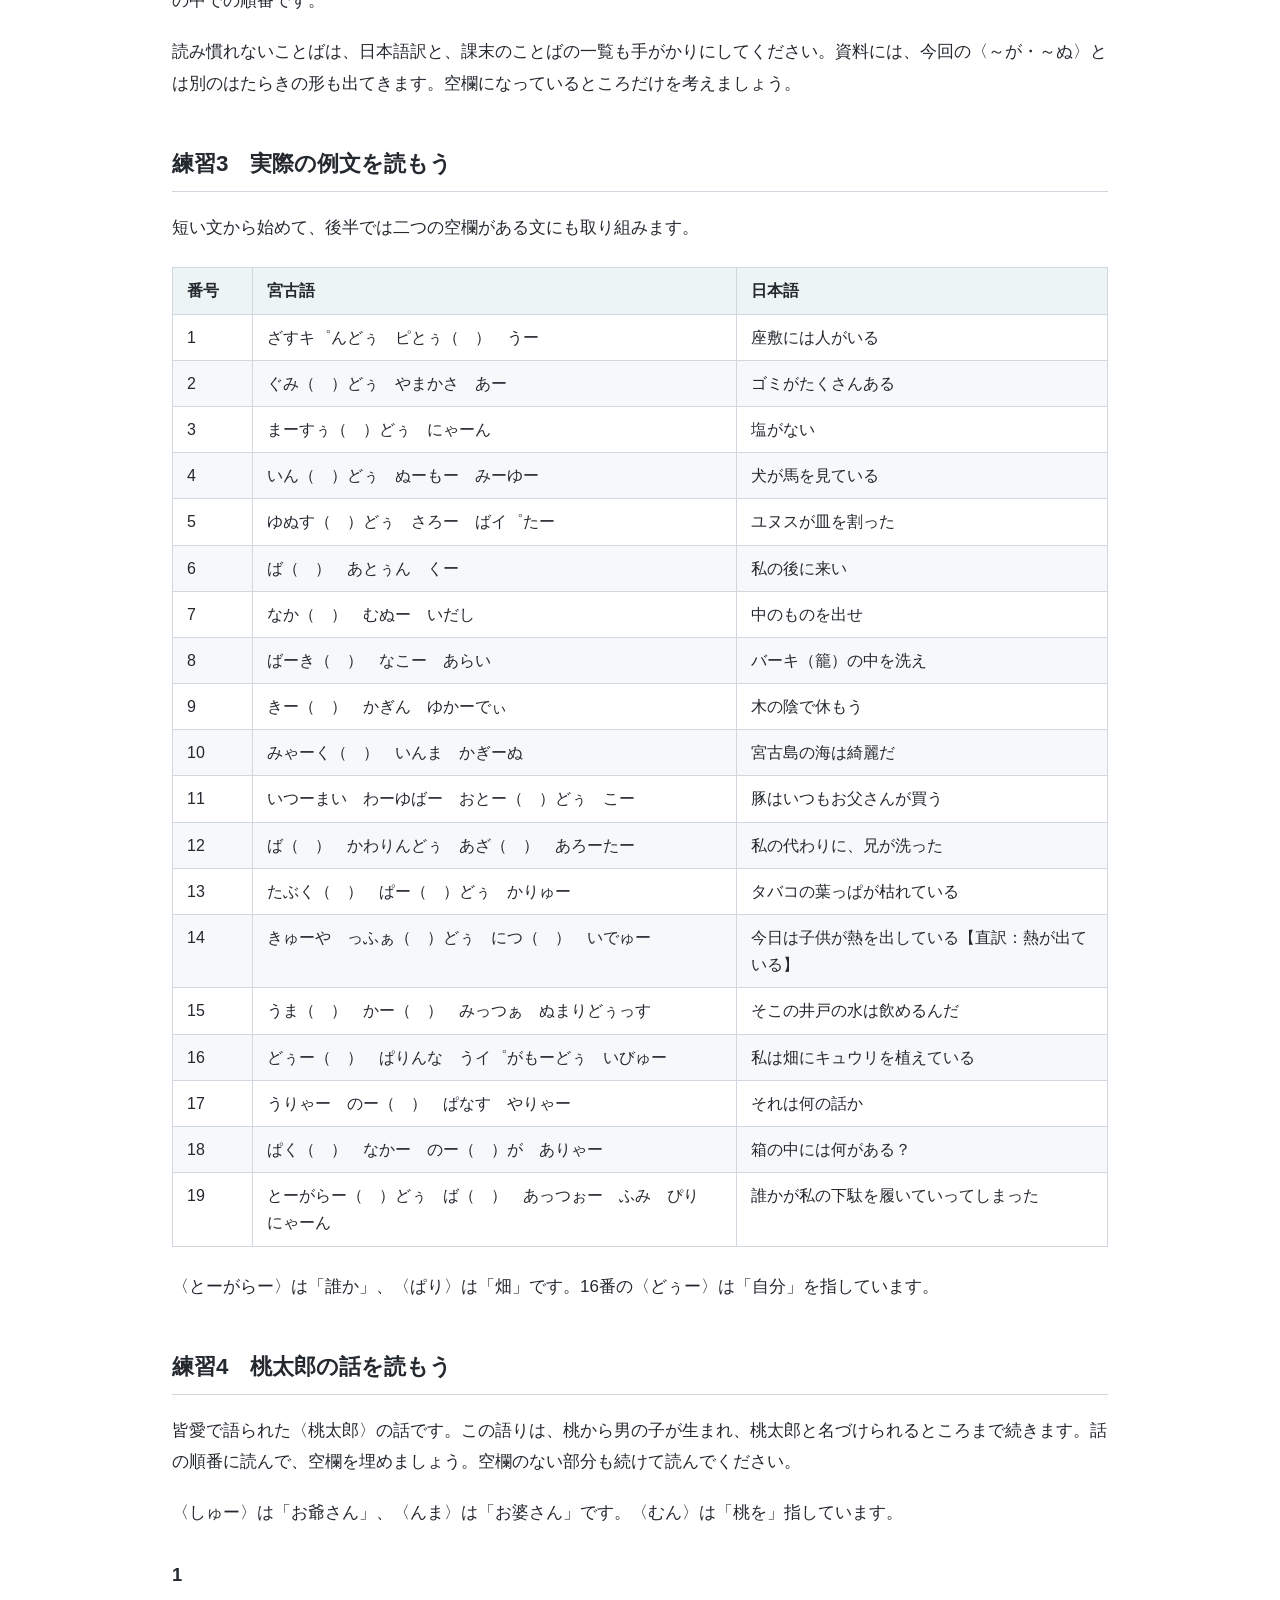
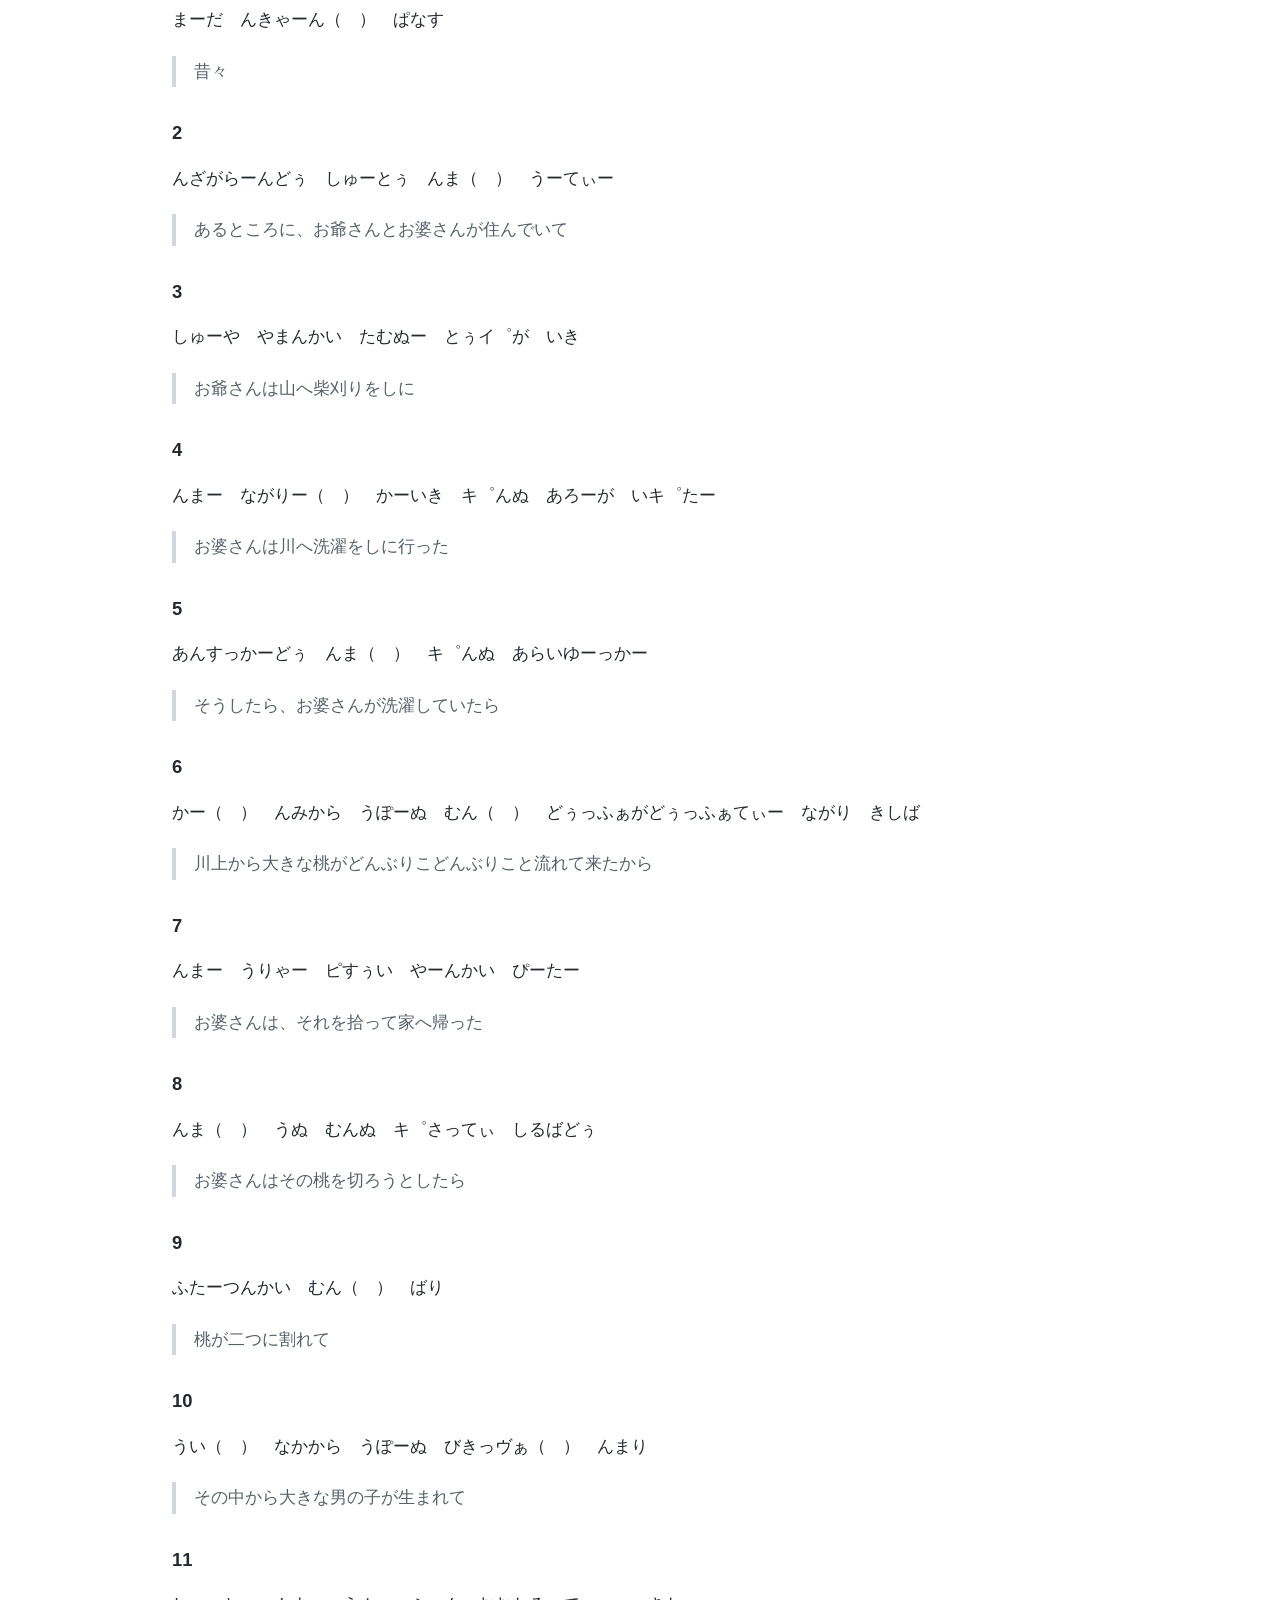
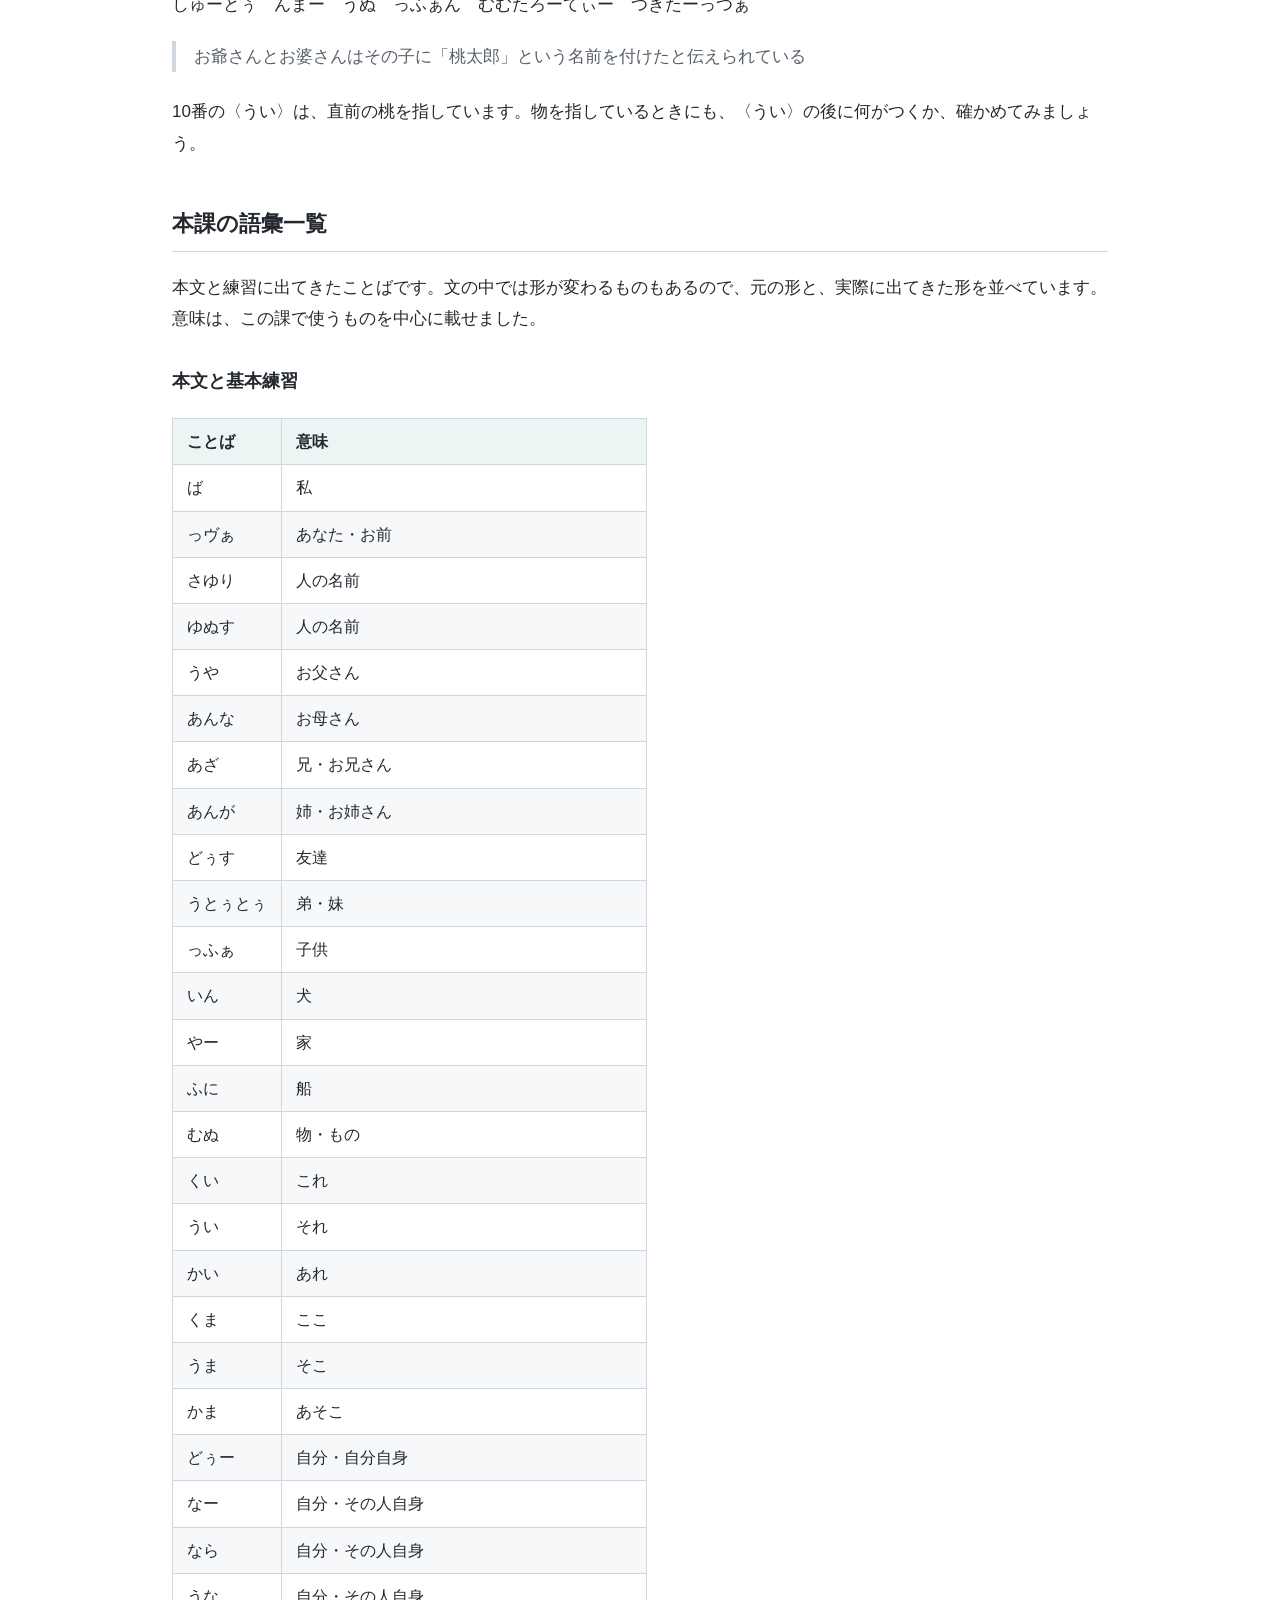
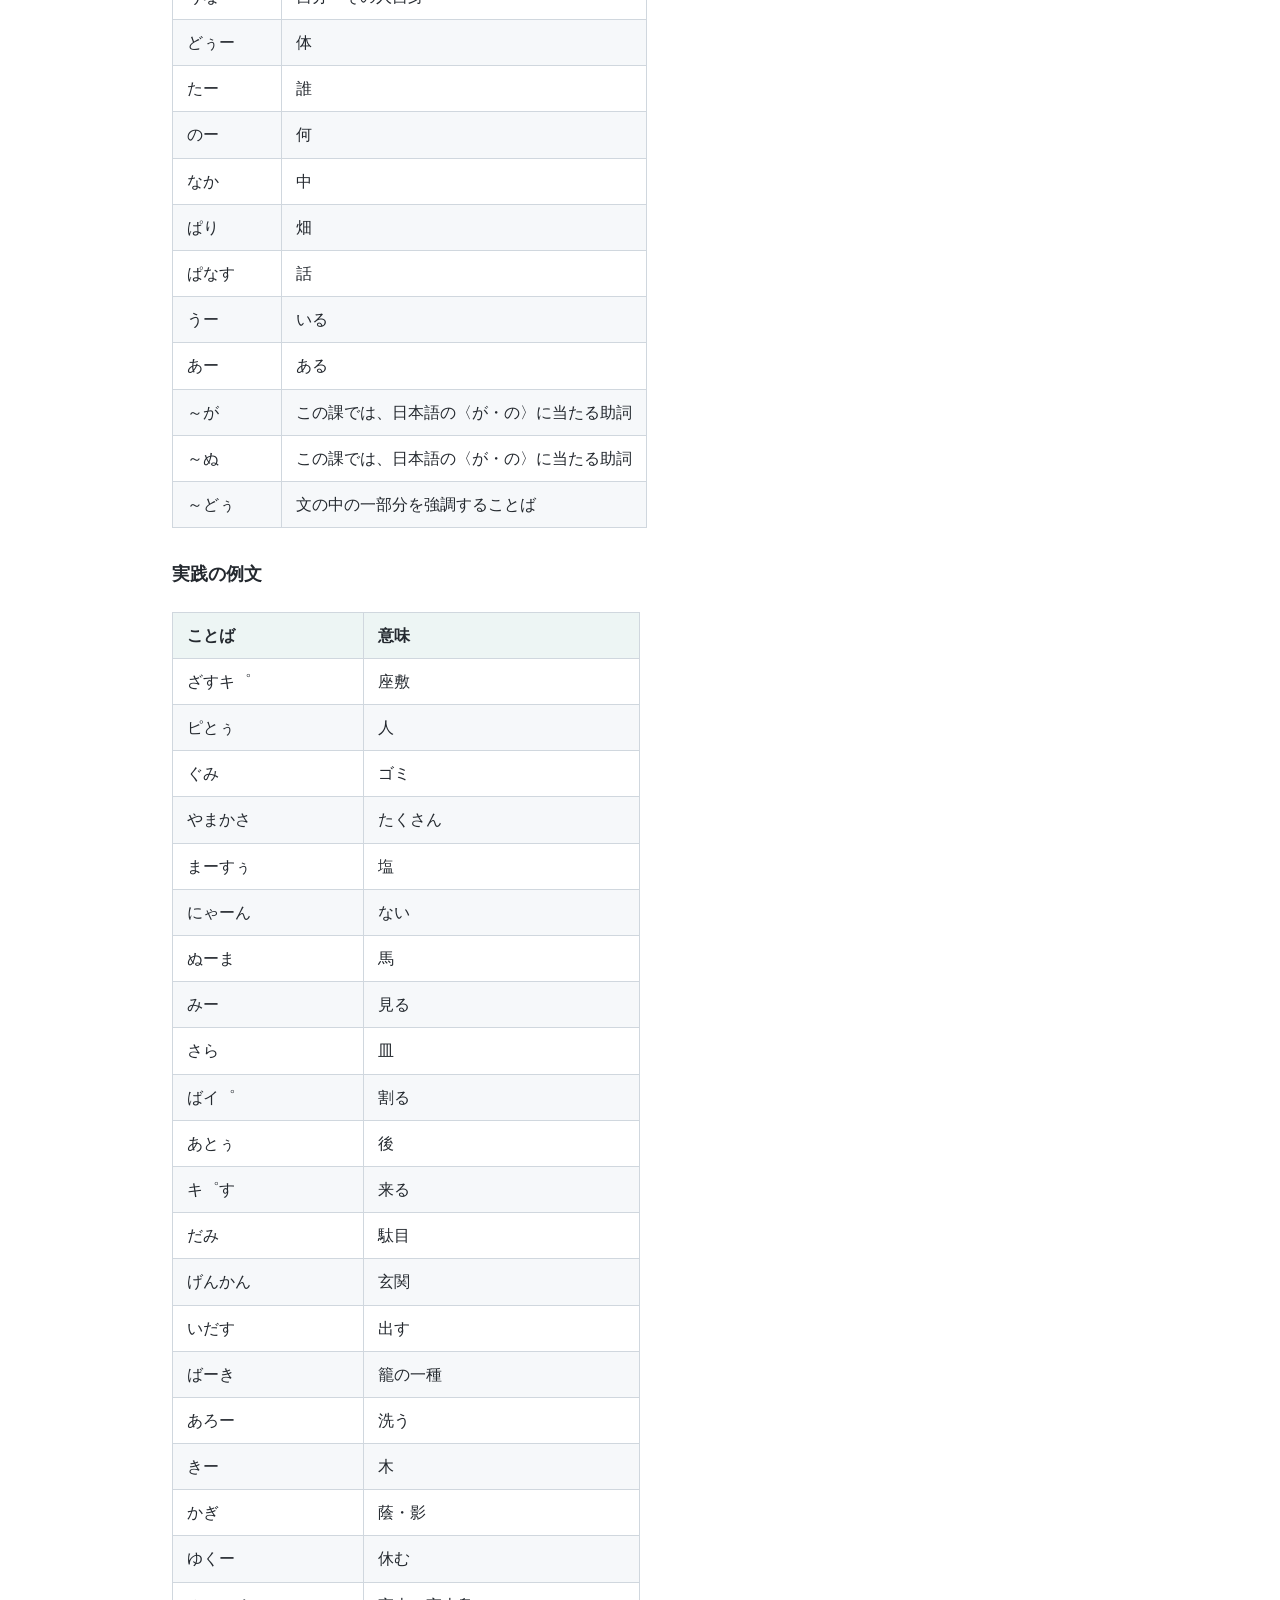
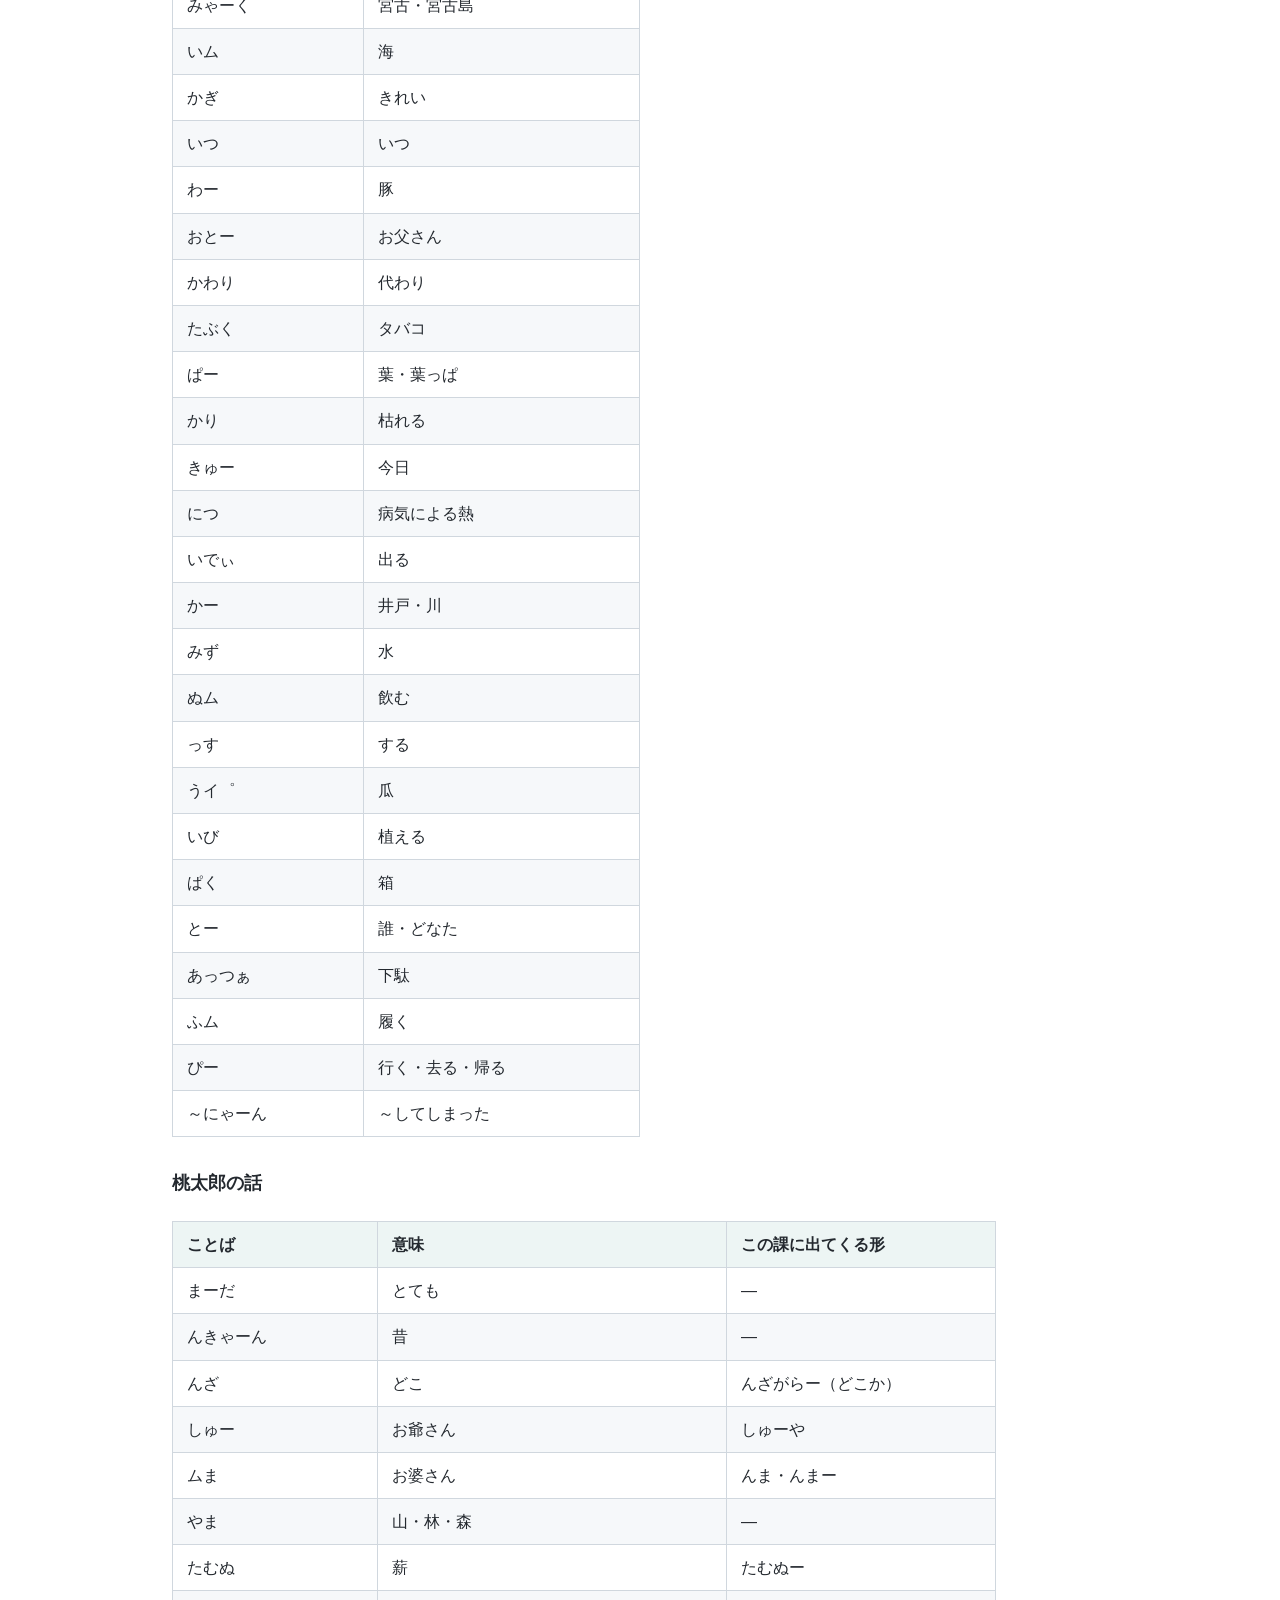
<file: website/lessons/001-ga-nu/index.html>
<!doctype html>
<html lang="ja">
<head>
  <meta charset="utf-8">
  <meta name="viewport" content="width=device-width, initial-scale=1">
  <title>第1課｜宮古語入門</title>
  <link rel="stylesheet" href="../../style.css?v=bd2d3dc6a513">
</head>
<body>
  <a class="skip-link" href="#main">本文へ</a>
  <header class="site-header"><a class="site-name" href="../../index.html">宮古語入門</a><nav aria-label="メイン"><a href="../../index.html">目次</a></nav></header>
  <main id="main"><article class="markdown-body"><h1>第1課〈～が〉とぅ〈～ぬ〉ぬ　ぱなす</h1>
<p>この課では「友達がいる」「友達のもの」「お父さんがいる」「お父さんのもの」といった言い方について学びます。</p>
<h2>日本語では〈～が〉と〈～の〉</h2>
<p>まず、次の二つを比べてみてください。</p>
<div class="table-scroll" role="region" aria-label="表（横にスクロールできます）" tabindex="0"><table>
<thead>
<tr>
<th>日本語</th>
<th>何を表しているか</th>
</tr>
</thead>
<tbody><tr>
<td>友達<strong>が</strong>いる。</td>
<td>誰がいるか。</td>
</tr>
<tr>
<td>友達<strong>の</strong>もの</td>
<td>誰のものか。</td>
</tr>
</tbody></table></div>
<p>「友達」ということばは同じですが、後につく「～が」と「～の」が機能に沿って違います。では、宮古語ではどのように言うのでしょうか。</p>
<h2>宮古語ではどちらも〈～ぬ〉！？</h2>
<p>以下の例文は下地方言にしますが、友達を〈どぅす〉、いるを〈うー〉、ものを〈むぬ〉と言います。</p>
<div class="table-scroll" role="region" aria-label="表（横にスクロールできます）" tabindex="0"><table>
<thead>
<tr>
<th>宮古語</th>
<th>日本語</th>
</tr>
</thead>
<tbody><tr>
<td>どぅす<strong>ぬ</strong>どぅ うー。</td>
<td>友達<strong>が</strong>いる。</td>
</tr>
<tr>
<td>どぅす<strong>ぬ</strong> むぬ</td>
<td>友達<strong>の</strong>もの</td>
</tr>
</tbody></table></div>
<p>日本語で「～が」と「～の」を機能によって使い分けたところが、宮古語ではどちらも〈～ぬ〉になっています。つまり、<strong>〈～ぬ〉は、日本語の「～が」にも「～の」にも当たります！</strong></p>
<p>ちなみに、「友達が」に対して〈～どぅ〉というのも入っていますが、これは日本語にそのまま対応するもののない「強調」のことばで、ここでは「誰がいるか」の答えになる部分を示しています。まずは〈～ぬどぅ うー〉という形で覚えましょう。</p>
<h2>でも〈～が〉を使うこともあります？！</h2>
<p>お父さんは〈うや〉と言います。このことばでは、次のようになります。</p>
<div class="table-scroll" role="region" aria-label="表（横にスクロールできます）" tabindex="0"><table>
<thead>
<tr>
<th>宮古語</th>
<th>日本語</th>
</tr>
</thead>
<tbody><tr>
<td>うや<strong>が</strong>どぅ うー。</td>
<td>お父さん<strong>が</strong>いる。</td>
</tr>
<tr>
<td>うや<strong>が</strong> むぬ</td>
<td>お父さん<strong>の</strong>もの</td>
</tr>
</tbody></table></div>
<p>こちらは、どちらも〈～が〉です。<strong>宮古語の〈～が〉も、日本語の「～が」と「～の」の両方のはたらきをします。</strong></p>
<p>では、宮古語の〈～ぬ〉と〈～が〉は、何を基準に使い分けるのでしょうか。</p>
<h2>基本は〈～ぬ〉です</h2>
<p>まず、<strong>ふつうは〈～ぬ〉を使う</strong>と考えましょう。〈むぬ〉「物」、〈やー〉「家」などの物、〈いん〉「犬」、〈ぬーま〉「馬」などの動物、〈どぅす〉「友達」、〈うとぅとぅ〉「弟・妹」、〈っふぁ〉「子供」などの人を表すことばは、基本の〈～ぬ〉を使います。人を表すことばが、すべて〈～が〉になるわけではありません。</p>
<p>そのうえで、〈～が〉を使うことばは二つの組があります。</p>
<h3>〈～が〉の一つ目：人を表し、呼びかけにも使えることば</h3>
<p>人の名前や、「お父さん」「お母さん」「お兄さん」のように、その人に呼びかけるときにも使えることばには〈～が〉をつけます。</p>
<div class="table-scroll" role="region" aria-label="表（横にスクロールできます）" tabindex="0"><table>
<thead>
<tr>
<th>ことば</th>
<th>日本語</th>
<th>〈～が〉の形</th>
</tr>
</thead>
<tbody><tr>
<td>さゆり</td>
<td>人の名前</td>
<td>さゆり<strong>が</strong></td>
</tr>
<tr>
<td>ゆぬす</td>
<td>人の名前</td>
<td>ゆぬす<strong>が</strong></td>
</tr>
<tr>
<td>うや</td>
<td>お父さん</td>
<td>うや<strong>が</strong></td>
</tr>
<tr>
<td>あんな</td>
<td>お母さん</td>
<td>あんな<strong>が</strong></td>
</tr>
<tr>
<td>あざ</td>
<td>お兄さん</td>
<td>あざ<strong>が</strong></td>
</tr>
<tr>
<td>あんが</td>
<td>お姉さん</td>
<td>あんが<strong>が</strong></td>
</tr>
</tbody></table></div>
<p>〈あざがどぅ うー〉は「お兄さんがいる」、〈あざが むぬ〉は「お兄さんのもの」です。どちらの言い方でも、〈あざ〉の後は〈～が〉になります。</p>
<p>ここで見るのは、<strong>人を表すことと、呼びかけに使えることの両方</strong>です。「友達」「弟・妹」「子供」と、その人を呼ぶ名前や呼び名を、比べてみましょう。</p>
<h3>〈～が〉の二つ目：〈～が〉を使うことばの「ファミリー」</h3>
<p>もう一つ、〈～が〉を使うことばのまとまりがあります。自分や相手を指すことば、「これ・それ・あれ」、「自分」、「誰」などです。この仲間を、<strong>〈～が〉を使うことばのファミリー</strong>となっています。</p>
<div class="table-scroll" role="region" aria-label="表（横にスクロールできます）" tabindex="0"><table>
<thead>
<tr>
<th>どんなことばか</th>
<th>このファミリーのことば</th>
<th>後につく形</th>
</tr>
</thead>
<tbody><tr>
<td>自分や相手を指すことば</td>
<td>ば「私」、っヴぁ「あなた・お前」</td>
<td>～が</td>
</tr>
<tr>
<td>これ・それ・あれを指すことば</td>
<td>くい「これ」、うい「それ」、かい「あれ」</td>
<td>～が</td>
</tr>
<tr>
<td>自分自身を指すことば</td>
<td>どぅー、なー、なら、うな</td>
<td>～が</td>
</tr>
<tr>
<td>誰かをたずねることば</td>
<td>たー「誰」</td>
<td>～が</td>
</tr>
</tbody></table></div>
<p>この表のことばは、日本語の「～が」に当たるときも、「～の」に当たるときも、〈～が〉を使います。</p>
<div class="table-scroll" role="region" aria-label="表（横にスクロールできます）" tabindex="0"><table>
<thead>
<tr>
<th>宮古語</th>
<th>日本語</th>
</tr>
</thead>
<tbody><tr>
<td>ば<strong>が</strong>どぅ うー。</td>
<td>私がいる。</td>
</tr>
<tr>
<td>ば<strong>が</strong> むぬ</td>
<td>私のもの</td>
</tr>
<tr>
<td>くい<strong>が</strong> なか</td>
<td>これの中</td>
</tr>
<tr>
<td>うい<strong>が</strong> むぬ</td>
<td>それのもの</td>
</tr>
<tr>
<td>かい<strong>が</strong>どぅ あー。</td>
<td>あれがある。</td>
</tr>
<tr>
<td>どぅー<strong>が</strong> ぱり</td>
<td>自分の畑</td>
</tr>
<tr>
<td>なー<strong>が</strong> むぬ</td>
<td>その人自身のもの</td>
</tr>
<tr>
<td>たー<strong>が</strong> むぬ</td>
<td>誰のもの</td>
</tr>
</tbody></table></div>
<p><strong>くい・うい・かいは、物を指しているときにも〈～が〉です。</strong> 例えば、箱を指して「これの中」と言うときにも、〈くいが なか〉と言います。このファミリーに入っていることばだからです。</p>
<p>〈なー〉〈なら〉は、主に話題になっている人自身を指します。〈どぅー〉〈なー〉〈なら〉〈うな〉には使う場面の違いがありますが、ここでは〈～が〉を使う仲間として覚えましょう。</p>
<h2>「ここ・そこ・あそこ」と「何」は、基本の〈～ぬ〉</h2>
<p>「これ・それ・あれ」は〈～が〉を取る仲間だが、場所を表す「ここ・そこ・あそこ」は普通の〈～ぬ〉を取ります。また、「何」をたずねる〈のー〉も、先ほどの〈～が〉のファミリーには入りません。</p>
<div class="table-scroll" role="region" aria-label="表（横にスクロールできます）" tabindex="0"><table>
<thead>
<tr>
<th>ことば</th>
<th>日本語</th>
<th>後につく形</th>
</tr>
</thead>
<tbody><tr>
<td>くま</td>
<td>ここ</td>
<td>くま<strong>ぬ</strong></td>
</tr>
<tr>
<td>うま</td>
<td>そこ</td>
<td>うま<strong>ぬ</strong></td>
</tr>
<tr>
<td>かま</td>
<td>あそこ</td>
<td>かま<strong>ぬ</strong></td>
</tr>
<tr>
<td>のー</td>
<td>何</td>
<td>のー<strong>ぬ</strong></td>
</tr>
</tbody></table></div>
<p>〈くまぬ むぬ〉は「ここのもの」、〈のーぬ ぱなす〉は「何の話」です。**場所を表すくま・うま・かまは、日本語の「～が」に当たるときも「～の」に当たるときも〈～ぬ〉**を使います。〈たーが〉＝「誰が・誰の」と〈のーぬ〉＝「何が・何の」も、対にして覚えてみましょう。</p>
<p>また、〈どぅー〉には「体」という意味もあります。自分自身を指す〈どぅー〉は〈～が〉のファミリーですが、体のことを言う〈どぅー〉は基本の〈～ぬ〉です。</p>
<div class="table-scroll" role="region" aria-label="表（横にスクロールできます）" tabindex="0"><table>
<thead>
<tr>
<th>どぅーの意味</th>
<th>使う形</th>
</tr>
</thead>
<tbody><tr>
<td>自分・自分自身</td>
<td>どぅー<strong>が</strong></td>
</tr>
<tr>
<td>体</td>
<td>どぅー<strong>ぬ</strong></td>
</tr>
</tbody></table></div>
<p>ですから、〈どぅー<strong>が</strong>　どぅー<strong>ぬ</strong>どぅ　だりゅー〉「自分の体が疲れている」となります。</p>
<h2>短い言い方で確かめましょう</h2>
<p>〈うー〉は「いる」、〈あー〉は「ある」です。人や犬については〈うー〉、家や船については「あー」を使って練習します。〈むぬ〉は、ここでは持ち物を指すつもりで読んでください。</p>
<div class="table-scroll" role="region" aria-label="表（横にスクロールできます）" tabindex="0"><table>
<thead>
<tr>
<th>ことば</th>
<th>意味</th>
<th>「～がいる／ある」</th>
<th>「～のもの」</th>
</tr>
</thead>
<tbody><tr>
<td>どぅす</td>
<td>「友達」</td>
<td>どぅす<strong>ぬ</strong>どぅ うー。</td>
<td>どぅす<strong>ぬ</strong> むぬ</td>
</tr>
<tr>
<td>うとぅとぅ</td>
<td>「弟・妹」</td>
<td>うとぅとぅ<strong>ぬ</strong>どぅ うー。</td>
<td>うとぅとぅ<strong>ぬ</strong> むぬ</td>
</tr>
<tr>
<td>っふぁ</td>
<td>「子供」</td>
<td>っふぁ<strong>ぬ</strong>どぅ うー。</td>
<td>っふぁ<strong>ぬ</strong> むぬ</td>
</tr>
<tr>
<td>いん</td>
<td>「犬」</td>
<td>いん<strong>ぬ</strong>どぅ うー。</td>
<td>いん<strong>ぬ</strong> むぬ</td>
</tr>
<tr>
<td>やー</td>
<td>「家」</td>
<td>やー<strong>ぬ</strong>どぅ あー。</td>
<td>やー<strong>ぬ</strong> むぬ</td>
</tr>
<tr>
<td>ふに</td>
<td>「船」</td>
<td>ふに<strong>ぬ</strong>どぅ あー。</td>
<td>ふに<strong>ぬ</strong> むぬ</td>
</tr>
<tr>
<td>あんが</td>
<td>「お姉さん」</td>
<td>あんが<strong>が</strong>どぅ うー。</td>
<td>あんが<strong>が</strong> むぬ</td>
</tr>
<tr>
<td>ば</td>
<td>「私」</td>
<td>ば<strong>が</strong>どぅ うー。</td>
<td>ば<strong>が</strong> むぬ</td>
</tr>
</tbody></table></div>
<p>少し長くすると、「友達の弟がいる」は、次のようになります。</p>
<div class="table-scroll" role="region" aria-label="表（横にスクロールできます）" tabindex="0"><table>
<thead>
<tr>
<th>宮古語</th>
<th>日本語</th>
</tr>
</thead>
<tbody><tr>
<td>どぅす<strong>ぬ</strong> うとぅとぅ<strong>ぬ</strong>どぅ うー。</td>
<td>友達<strong>の</strong>弟<strong>が</strong>いる。</td>
</tr>
</tbody></table></div>
<p>最初の〈～ぬ〉は「友達<strong>の</strong>」、次の〈～ぬ〉は「弟<strong>が</strong>」に当たります。一つの文の中でも〈～ぬ〉が両方のはたらきをしていることが分かります。</p>
<h2>本課のポイント</h2>
<ul>
<li>宮古語の**〈～ぬ〉も〈～が〉も**、日本語の**「～が」と「～の」の両方**に当たります。 </li>
<li><strong>基本は〈～ぬ〉です。</strong> 人を表すどぅす〉〈うとぅとぅ〉〈っふぁ〉にも〈～ぬ〉を使います。</li>
<li><strong>〈～が〉を使うのは、二つの場合です。</strong> 一つ目は、人を表し、<strong>呼びかけ</strong>にも使える名前や呼び名。二つ目は、〈ば〉「私」・〈っヴぁ〉「君」、〈くい・うい・かい〉「これ・それ・あれ＝彼」、〈どぅー〉「自分」など自分、相手や第三者を指すことばです。</li>
<li><strong>くい・うい・かいは、物を指していても〈～が〉です。</strong> 〈くま・うま・かま〉、〈のー〉は基本の〈～ぬ〉を使います。</li>
</ul>
<h2>練習1　誰のもの？</h2>
<p>空欄に <strong>～が</strong> または <strong>～ぬ</strong> を入れてください。右の日本語に合う形を作りましょう。</p>
<div class="table-scroll" role="region" aria-label="表（横にスクロールできます）" tabindex="0"><table>
<thead>
<tr>
<th align="right">番号</th>
<th>宮古語</th>
<th>日本語</th>
</tr>
</thead>
<tbody><tr>
<td align="right">1</td>
<td>どぅす（　） むぬ</td>
<td>友達のもの</td>
</tr>
<tr>
<td align="right">2</td>
<td>ば（　） むぬ</td>
<td>私のもの</td>
</tr>
<tr>
<td align="right">3</td>
<td>っふぁ（　） むぬ</td>
<td>子供のもの</td>
</tr>
<tr>
<td align="right">4</td>
<td>うや（　） むぬ</td>
<td>お父さんのもの</td>
</tr>
<tr>
<td align="right">5</td>
<td>うとぅとぅ（　） むぬ</td>
<td>弟・妹のもの</td>
</tr>
<tr>
<td align="right">6</td>
<td>あんな（　） むぬ</td>
<td>お母さんのもの</td>
</tr>
<tr>
<td align="right">7</td>
<td>いん（　） むぬ</td>
<td>犬のもの</td>
</tr>
<tr>
<td align="right">8</td>
<td>さゆり（　） むぬ</td>
<td>さゆりのもの</td>
</tr>
<tr>
<td align="right">9</td>
<td>あざ（　） むぬ</td>
<td>お兄さんのもの</td>
</tr>
<tr>
<td align="right">10</td>
<td>あんが（　） むぬ</td>
<td>お姉さんのもの</td>
</tr>
<tr>
<td align="right">11</td>
<td>くい（　） むぬ</td>
<td>これのもの</td>
</tr>
<tr>
<td align="right">12</td>
<td>うい（　） むぬ</td>
<td>それのもの</td>
</tr>
<tr>
<td align="right">13</td>
<td>かい（　） むぬ</td>
<td>あれのもの</td>
</tr>
<tr>
<td align="right">14</td>
<td>くま（　） むぬ</td>
<td>ここのもの</td>
</tr>
<tr>
<td align="right">15</td>
<td>うま（　） むぬ</td>
<td>そこのもの</td>
</tr>
<tr>
<td align="right">16</td>
<td>かま（　） むぬ</td>
<td>あそこのもの</td>
</tr>
<tr>
<td align="right">17</td>
<td>どぅー（　） むぬ</td>
<td>自分のもの</td>
</tr>
<tr>
<td align="right">18</td>
<td>なー（　） むぬ</td>
<td>その人自身のもの</td>
</tr>
</tbody></table></div>
<p>11〜13番では、箱や道具を指して、それに属するものを答えるつもりで読んでください。17番の〈どぅー〉は「自分」という意味です。</p>
<h2>練習2　誰がいる？何がある？</h2>
<p>空欄に <strong>～が</strong> または <strong>～ぬ</strong> を入れてください。</p>
<div class="table-scroll" role="region" aria-label="表（横にスクロールできます）" tabindex="0"><table>
<thead>
<tr>
<th align="right">番号</th>
<th>宮古語</th>
<th>日本語</th>
</tr>
</thead>
<tbody><tr>
<td align="right">1</td>
<td>いん（　）どぅ うー。</td>
<td>犬がいる。</td>
</tr>
<tr>
<td align="right">2</td>
<td>うや（　）どぅ うー。</td>
<td>お父さんがいる。</td>
</tr>
<tr>
<td align="right">3</td>
<td>やー（　）どぅ あー。</td>
<td>家がある。</td>
</tr>
<tr>
<td align="right">4</td>
<td>ば（　）どぅ うー。</td>
<td>私がいる。</td>
</tr>
<tr>
<td align="right">5</td>
<td>どぅす（　）どぅ うー。</td>
<td>友達がいる。</td>
</tr>
<tr>
<td align="right">6</td>
<td>あんな（　）どぅ うー。</td>
<td>お母さんがいる。</td>
</tr>
<tr>
<td align="right">7</td>
<td>ふに（　）どぅ あー。</td>
<td>船がある。</td>
</tr>
<tr>
<td align="right">8</td>
<td>さゆり（　）どぅ うー。</td>
<td>さゆりがいる。</td>
</tr>
<tr>
<td align="right">9</td>
<td>っふぁ（　）どぅ うー。</td>
<td>子供がいる。</td>
</tr>
<tr>
<td align="right">10</td>
<td>うとぅとぅ（　）どぅ うー。</td>
<td>弟・妹がいる。</td>
</tr>
<tr>
<td align="right">11</td>
<td>くい（　）どぅ あー。</td>
<td>これがある。</td>
</tr>
<tr>
<td align="right">12</td>
<td>うい（　）どぅ あー。</td>
<td>それがある。</td>
</tr>
<tr>
<td align="right">13</td>
<td>かい（　）どぅ あー。</td>
<td>あれがある。</td>
</tr>
<tr>
<td align="right">14</td>
<td>くま（　） っふぁ（　）どぅ うー。</td>
<td>ここの子供がいる。</td>
</tr>
<tr>
<td align="right">15</td>
<td>うま（　） どぅす（　）どぅ うー。</td>
<td>そこの友達がいる。</td>
</tr>
<tr>
<td align="right">16</td>
<td>かま（　） いん（　）どぅ うー。</td>
<td>あそこの犬がいる。</td>
</tr>
<tr>
<td align="right">17</td>
<td>どぅー（　）どぅ うー。</td>
<td>自分がいる。</td>
</tr>
<tr>
<td align="right">18</td>
<td>なー（　）どぅ うー。</td>
<td>その人自身がいる。</td>
</tr>
</tbody></table></div>
<p>11〜13番は品物を指している場面です。14〜16番では、二つの空欄を埋めてください。17番の〈どぅー〉は「自分」という意味です。</p>
<p>ここからは、実際の資料の文と物語に進みましょう。</p>
<p>空欄に <strong>～が</strong> または <strong>～ぬ</strong> を入れてください。一つの文に空欄が二つある場合は、両方に答えます。括弧の番号は、その文の中での順番です。</p>
<p>読み慣れないことばは、日本語訳と、課末のことばの一覧も手がかりにしてください。資料には、今回の〈～が・～ぬ〉とは別のはたらきの形も出てきます。空欄になっているところだけを考えましょう。</p>
<h2>練習3　実際の例文を読もう</h2>
<p>短い文から始めて、後半では二つの空欄がある文にも取り組みます。</p>
<div class="table-scroll" role="region" aria-label="表（横にスクロールできます）" tabindex="0"><table>
<thead>
<tr>
<th align="right">番号</th>
<th>宮古語</th>
<th>日本語</th>
</tr>
</thead>
<tbody><tr>
<td align="right">1</td>
<td>ざすキ゜んどぅ　ピとぅ（　）　うー</td>
<td>座敷には人がいる</td>
</tr>
<tr>
<td align="right">2</td>
<td>ぐみ（　）どぅ　やまかさ　あー</td>
<td>ゴミがたくさんある</td>
</tr>
<tr>
<td align="right">3</td>
<td>まーすぅ（　）どぅ　にゃーん</td>
<td>塩がない</td>
</tr>
<tr>
<td align="right">4</td>
<td>いん（　）どぅ　ぬーもー　みーゆー</td>
<td>犬が馬を見ている</td>
</tr>
<tr>
<td align="right">5</td>
<td>ゆぬす（　）どぅ　さろー　ばイ゜たー</td>
<td>ユヌスが皿を割った</td>
</tr>
<tr>
<td align="right">6</td>
<td>ば（　）　あとぅん　くー</td>
<td>私の後に来い</td>
</tr>
<tr>
<td align="right">7</td>
<td>なか（　）　むぬー　いだし</td>
<td>中のものを出せ</td>
</tr>
<tr>
<td align="right">8</td>
<td>ばーき（　）　なこー　あらい</td>
<td>バーキ（籠）の中を洗え</td>
</tr>
<tr>
<td align="right">9</td>
<td>きー（　）　かぎん　ゆかーでぃ</td>
<td>木の陰で休もう</td>
</tr>
<tr>
<td align="right">10</td>
<td>みゃーく（　）　いんま　かぎーぬ</td>
<td>宮古島の海は綺麗だ</td>
</tr>
<tr>
<td align="right">11</td>
<td>いつーまい　わーゆばー　おとー（　）どぅ　こー</td>
<td>豚はいつもお父さんが買う</td>
</tr>
<tr>
<td align="right">12</td>
<td>ば（　）　かわりんどぅ　あざ（　）　あろーたー</td>
<td>私の代わりに、兄が洗った</td>
</tr>
<tr>
<td align="right">13</td>
<td>たぶく（　）　ぱー（　）どぅ　かりゅー</td>
<td>タバコの葉っぱが枯れている</td>
</tr>
<tr>
<td align="right">14</td>
<td>きゅーや　っふぁ（　）どぅ　につ（　）　いでゅー</td>
<td>今日は子供が熱を出している【直訳：熱が出ている】</td>
</tr>
<tr>
<td align="right">15</td>
<td>うま（　）　かー（　）　みっつぁ　ぬまりどぅっす</td>
<td>そこの井戸の水は飲めるんだ</td>
</tr>
<tr>
<td align="right">16</td>
<td>どぅー（　）　ぱりんな　うイ゜がもーどぅ　いびゅー</td>
<td>私は畑にキュウリを植えている</td>
</tr>
<tr>
<td align="right">17</td>
<td>うりゃー　のー（　）　ぱなす　やりゃー</td>
<td>それは何の話か</td>
</tr>
<tr>
<td align="right">18</td>
<td>ぱく（　）　なかー　のー（　）が　ありゃー</td>
<td>箱の中には何がある？</td>
</tr>
<tr>
<td align="right">19</td>
<td>とーがらー（　）どぅ　ば（　）　あっつぉー　ふみ　ぴり　にゃーん</td>
<td>誰かが私の下駄を履いていってしまった</td>
</tr>
</tbody></table></div>
<p>〈とーがらー〉は「誰か」、〈ぱり〉は「畑」です。16番の〈どぅー〉は「自分」を指しています。</p>
<h2>練習4　桃太郎の話を読もう</h2>
<p>皆愛で語られた〈桃太郎〉の話です。この語りは、桃から男の子が生まれ、桃太郎と名づけられるところまで続きます。話の順番に読んで、空欄を埋めましょう。空欄のない部分も続けて読んでください。</p>
<p>〈しゅー〉は「お爺さん」、〈んま〉は「お婆さん」です。〈むん〉は「桃を」指しています。</p>
<h3>1</h3>
<p>まーだ　んきゃーん（　）　ぱなす</p>
<blockquote>
<p>昔々</p>
</blockquote>
<h3>2</h3>
<p>んざがらーんどぅ　しゅーとぅ　んま（　）　うーてぃー</p>
<blockquote>
<p>あるところに、お爺さんとお婆さんが住んでいて</p>
</blockquote>
<h3>3</h3>
<p>しゅーや　やまんかい　たむぬー　とぅイ゜が　いき</p>
<blockquote>
<p>お爺さんは山へ柴刈りをしに</p>
</blockquote>
<h3>4</h3>
<p>んまー　ながりー（　）　かーいき　キ゜んぬ　あろーが　いキ゜たー</p>
<blockquote>
<p>お婆さんは川へ洗濯をしに行った</p>
</blockquote>
<h3>5</h3>
<p>あんすっかーどぅ　んま（　）　キ゜んぬ　あらいゆーっかー</p>
<blockquote>
<p>そうしたら、お婆さんが洗濯していたら</p>
</blockquote>
<h3>6</h3>
<p>かー（　）　んみから　うぽーぬ　むん（　）　どぅっふぁがどぅっふぁてぃー　ながり　きしば</p>
<blockquote>
<p>川上から大きな桃がどんぶりこどんぶりこと流れて来たから</p>
</blockquote>
<h3>7</h3>
<p>んまー　うりゃー　ピすぅい　やーんかい　ぴーたー</p>
<blockquote>
<p>お婆さんは、それを拾って家へ帰った</p>
</blockquote>
<h3>8</h3>
<p>んま（　）　うぬ　むんぬ　キ゜さってぃ　しるばどぅ</p>
<blockquote>
<p>お婆さんはその桃を切ろうとしたら</p>
</blockquote>
<h3>9</h3>
<p>ふたーつんかい　むん（　）　ばり</p>
<blockquote>
<p>桃が二つに割れて</p>
</blockquote>
<h3>10</h3>
<p>うい（　）　なかから　うぽーぬ　びきっヴぁ（　）　んまり</p>
<blockquote>
<p>その中から大きな男の子が生まれて</p>
</blockquote>
<h3>11</h3>
<p>しゅーとぅ　んまー　うぬ　っふぁん　むむたろーてぃー　つきたーっつぁ</p>
<blockquote>
<p>お爺さんとお婆さんはその子に「桃太郎」という名前を付けたと伝えられている</p>
</blockquote>
<p>10番の〈うい〉は、直前の桃を指しています。物を指しているときにも、〈うい〉の後に何がつくか、確かめてみましょう。</p>
<h2>本課の語彙一覧</h2>
<p>本文と練習に出てきたことばです。文の中では形が変わるものもあるので、元の形と、実際に出てきた形を並べています。意味は、この課で使うものを中心に載せました。</p>
<h3>本文と基本練習</h3>
<div class="table-scroll" role="region" aria-label="表（横にスクロールできます）" tabindex="0"><table>
<thead>
<tr>
<th>ことば</th>
<th>意味</th>
</tr>
</thead>
<tbody><tr>
<td>ば</td>
<td>私</td>
</tr>
<tr>
<td>っヴぁ</td>
<td>あなた・お前</td>
</tr>
<tr>
<td>さゆり</td>
<td>人の名前</td>
</tr>
<tr>
<td>ゆぬす</td>
<td>人の名前</td>
</tr>
<tr>
<td>うや</td>
<td>お父さん</td>
</tr>
<tr>
<td>あんな</td>
<td>お母さん</td>
</tr>
<tr>
<td>あざ</td>
<td>兄・お兄さん</td>
</tr>
<tr>
<td>あんが</td>
<td>姉・お姉さん</td>
</tr>
<tr>
<td>どぅす</td>
<td>友達</td>
</tr>
<tr>
<td>うとぅとぅ</td>
<td>弟・妹</td>
</tr>
<tr>
<td>っふぁ</td>
<td>子供</td>
</tr>
<tr>
<td>いん</td>
<td>犬</td>
</tr>
<tr>
<td>やー</td>
<td>家</td>
</tr>
<tr>
<td>ふに</td>
<td>船</td>
</tr>
<tr>
<td>むぬ</td>
<td>物・もの</td>
</tr>
<tr>
<td>くい</td>
<td>これ</td>
</tr>
<tr>
<td>うい</td>
<td>それ</td>
</tr>
<tr>
<td>かい</td>
<td>あれ</td>
</tr>
<tr>
<td>くま</td>
<td>ここ</td>
</tr>
<tr>
<td>うま</td>
<td>そこ</td>
</tr>
<tr>
<td>かま</td>
<td>あそこ</td>
</tr>
<tr>
<td>どぅー</td>
<td>自分・自分自身</td>
</tr>
<tr>
<td>なー</td>
<td>自分・その人自身</td>
</tr>
<tr>
<td>なら</td>
<td>自分・その人自身</td>
</tr>
<tr>
<td>うな</td>
<td>自分・その人自身</td>
</tr>
<tr>
<td>どぅー</td>
<td>体</td>
</tr>
<tr>
<td>たー</td>
<td>誰</td>
</tr>
<tr>
<td>のー</td>
<td>何</td>
</tr>
<tr>
<td>なか</td>
<td>中</td>
</tr>
<tr>
<td>ぱり</td>
<td>畑</td>
</tr>
<tr>
<td>ぱなす</td>
<td>話</td>
</tr>
<tr>
<td>うー</td>
<td>いる</td>
</tr>
<tr>
<td>あー</td>
<td>ある</td>
</tr>
<tr>
<td>～が</td>
<td>この課では、日本語の〈が・の〉に当たる助詞</td>
</tr>
<tr>
<td>～ぬ</td>
<td>この課では、日本語の〈が・の〉に当たる助詞</td>
</tr>
<tr>
<td>～どぅ</td>
<td>文の中の一部分を強調することば</td>
</tr>
</tbody></table></div>
<h3>実践の例文</h3>
<div class="table-scroll" role="region" aria-label="表（横にスクロールできます）" tabindex="0"><table>
<thead>
<tr>
<th>ことば</th>
<th>意味</th>
</tr>
</thead>
<tbody><tr>
<td>ざすキ゜</td>
<td>座敷</td>
</tr>
<tr>
<td>ピとぅ</td>
<td>人</td>
</tr>
<tr>
<td>ぐみ</td>
<td>ゴミ</td>
</tr>
<tr>
<td>やまかさ</td>
<td>たくさん</td>
</tr>
<tr>
<td>まーすぅ</td>
<td>塩</td>
</tr>
<tr>
<td>にゃーん</td>
<td>ない</td>
</tr>
<tr>
<td>ぬーま</td>
<td>馬</td>
</tr>
<tr>
<td>みー</td>
<td>見る</td>
</tr>
<tr>
<td>さら</td>
<td>皿</td>
</tr>
<tr>
<td>ばイ゜</td>
<td>割る</td>
</tr>
<tr>
<td>あとぅ</td>
<td>後</td>
</tr>
<tr>
<td>キ゜す</td>
<td>来る</td>
</tr>
<tr>
<td>だみ</td>
<td>駄目</td>
</tr>
<tr>
<td>げんかん</td>
<td>玄関</td>
</tr>
<tr>
<td>いだす</td>
<td>出す</td>
</tr>
<tr>
<td>ばーき</td>
<td>籠の一種</td>
</tr>
<tr>
<td>あろー</td>
<td>洗う</td>
</tr>
<tr>
<td>きー</td>
<td>木</td>
</tr>
<tr>
<td>かぎ</td>
<td>蔭・影</td>
</tr>
<tr>
<td>ゆくー</td>
<td>休む</td>
</tr>
<tr>
<td>みゃーく</td>
<td>宮古・宮古島</td>
</tr>
<tr>
<td>いム</td>
<td>海</td>
</tr>
<tr>
<td>かぎ</td>
<td>きれい</td>
</tr>
<tr>
<td>いつ</td>
<td>いつ</td>
</tr>
<tr>
<td>わー</td>
<td>豚</td>
</tr>
<tr>
<td>おとー</td>
<td>お父さん</td>
</tr>
<tr>
<td>かわり</td>
<td>代わり</td>
</tr>
<tr>
<td>たぶく</td>
<td>タバコ</td>
</tr>
<tr>
<td>ぱー</td>
<td>葉・葉っぱ</td>
</tr>
<tr>
<td>かり</td>
<td>枯れる</td>
</tr>
<tr>
<td>きゅー</td>
<td>今日</td>
</tr>
<tr>
<td>につ</td>
<td>病気による熱</td>
</tr>
<tr>
<td>いでぃ</td>
<td>出る</td>
</tr>
<tr>
<td>かー</td>
<td>井戸・川</td>
</tr>
<tr>
<td>みず</td>
<td>水</td>
</tr>
<tr>
<td>ぬム</td>
<td>飲む</td>
</tr>
<tr>
<td>っす</td>
<td>する</td>
</tr>
<tr>
<td>うイ゜</td>
<td>瓜</td>
</tr>
<tr>
<td>いび</td>
<td>植える</td>
</tr>
<tr>
<td>ぱく</td>
<td>箱</td>
</tr>
<tr>
<td>とー</td>
<td>誰・どなた</td>
</tr>
<tr>
<td>あっつぁ</td>
<td>下駄</td>
</tr>
<tr>
<td>ふム</td>
<td>履く</td>
</tr>
<tr>
<td>ぴー</td>
<td>行く・去る・帰る</td>
</tr>
<tr>
<td>～にゃーん</td>
<td>～してしまった</td>
</tr>
</tbody></table></div>
<h3>桃太郎の話</h3>
<div class="table-scroll" role="region" aria-label="表（横にスクロールできます）" tabindex="0"><table>
<thead>
<tr>
<th>ことば</th>
<th>意味</th>
<th>この課に出てくる形</th>
</tr>
</thead>
<tbody><tr>
<td>まーだ</td>
<td>とても</td>
<td>—</td>
</tr>
<tr>
<td>んきゃーん</td>
<td>昔</td>
<td>—</td>
</tr>
<tr>
<td>んざ</td>
<td>どこ</td>
<td>んざがらー（どこか）</td>
</tr>
<tr>
<td>しゅー</td>
<td>お爺さん</td>
<td>しゅーや</td>
</tr>
<tr>
<td>ムま</td>
<td>お婆さん</td>
<td>んま・んまー</td>
</tr>
<tr>
<td>やま</td>
<td>山・林・森</td>
<td>—</td>
</tr>
<tr>
<td>たむぬ</td>
<td>薪</td>
<td>たむぬー</td>
</tr>
<tr>
<td>とぅイ゜</td>
<td>取る</td>
<td>とぅイ゜が（取りに）</td>
</tr>
<tr>
<td>いキ゜</td>
<td>行く</td>
<td>いき・いキ゜たー</td>
</tr>
<tr>
<td>ながり</td>
<td>流れる</td>
<td>ながりー</td>
</tr>
<tr>
<td>キ゜ん</td>
<td>着物・服</td>
<td>キ゜んぬ</td>
</tr>
<tr>
<td>あんすっかー</td>
<td>そうしたら</td>
<td>—</td>
</tr>
<tr>
<td>ムみ</td>
<td>高い所・上の方</td>
<td>んみ（川の上流）</td>
</tr>
<tr>
<td>うぽーぬ</td>
<td>大きい</td>
<td>—</td>
</tr>
<tr>
<td>むム</td>
<td>桃</td>
<td>むん</td>
</tr>
<tr>
<td>どぅっふぁがどぅっふぁ</td>
<td>どんぶりこどんぶりこ。桃が流れてくる様子</td>
<td>—</td>
</tr>
<tr>
<td>ピすぅー</td>
<td>拾う</td>
<td>ピすぅい</td>
</tr>
<tr>
<td>うぬ</td>
<td>その</td>
<td>—</td>
</tr>
<tr>
<td>キ゜す</td>
<td>切る</td>
<td>キ゜さってぃ（切ろうと）</td>
</tr>
<tr>
<td>ふたーつ</td>
<td>二つ</td>
<td>—</td>
</tr>
<tr>
<td>ばり</td>
<td>割れる</td>
<td>—</td>
</tr>
<tr>
<td>びきヴヴぁ</td>
<td>男の子</td>
<td>びきっヴぁ</td>
</tr>
<tr>
<td>ムまり</td>
<td>生まれる</td>
<td>んまり</td>
</tr>
<tr>
<td>むむたろー</td>
<td>桃太郎</td>
<td>—</td>
</tr>
<tr>
<td>つき</td>
<td>付ける</td>
<td>つきたー（この文では名づけた）</td>
</tr>
</tbody></table></div>
</article></main>
  <footer><a href="../../index.html">目次へ戻る</a></footer>
</body>
</html>
</file>
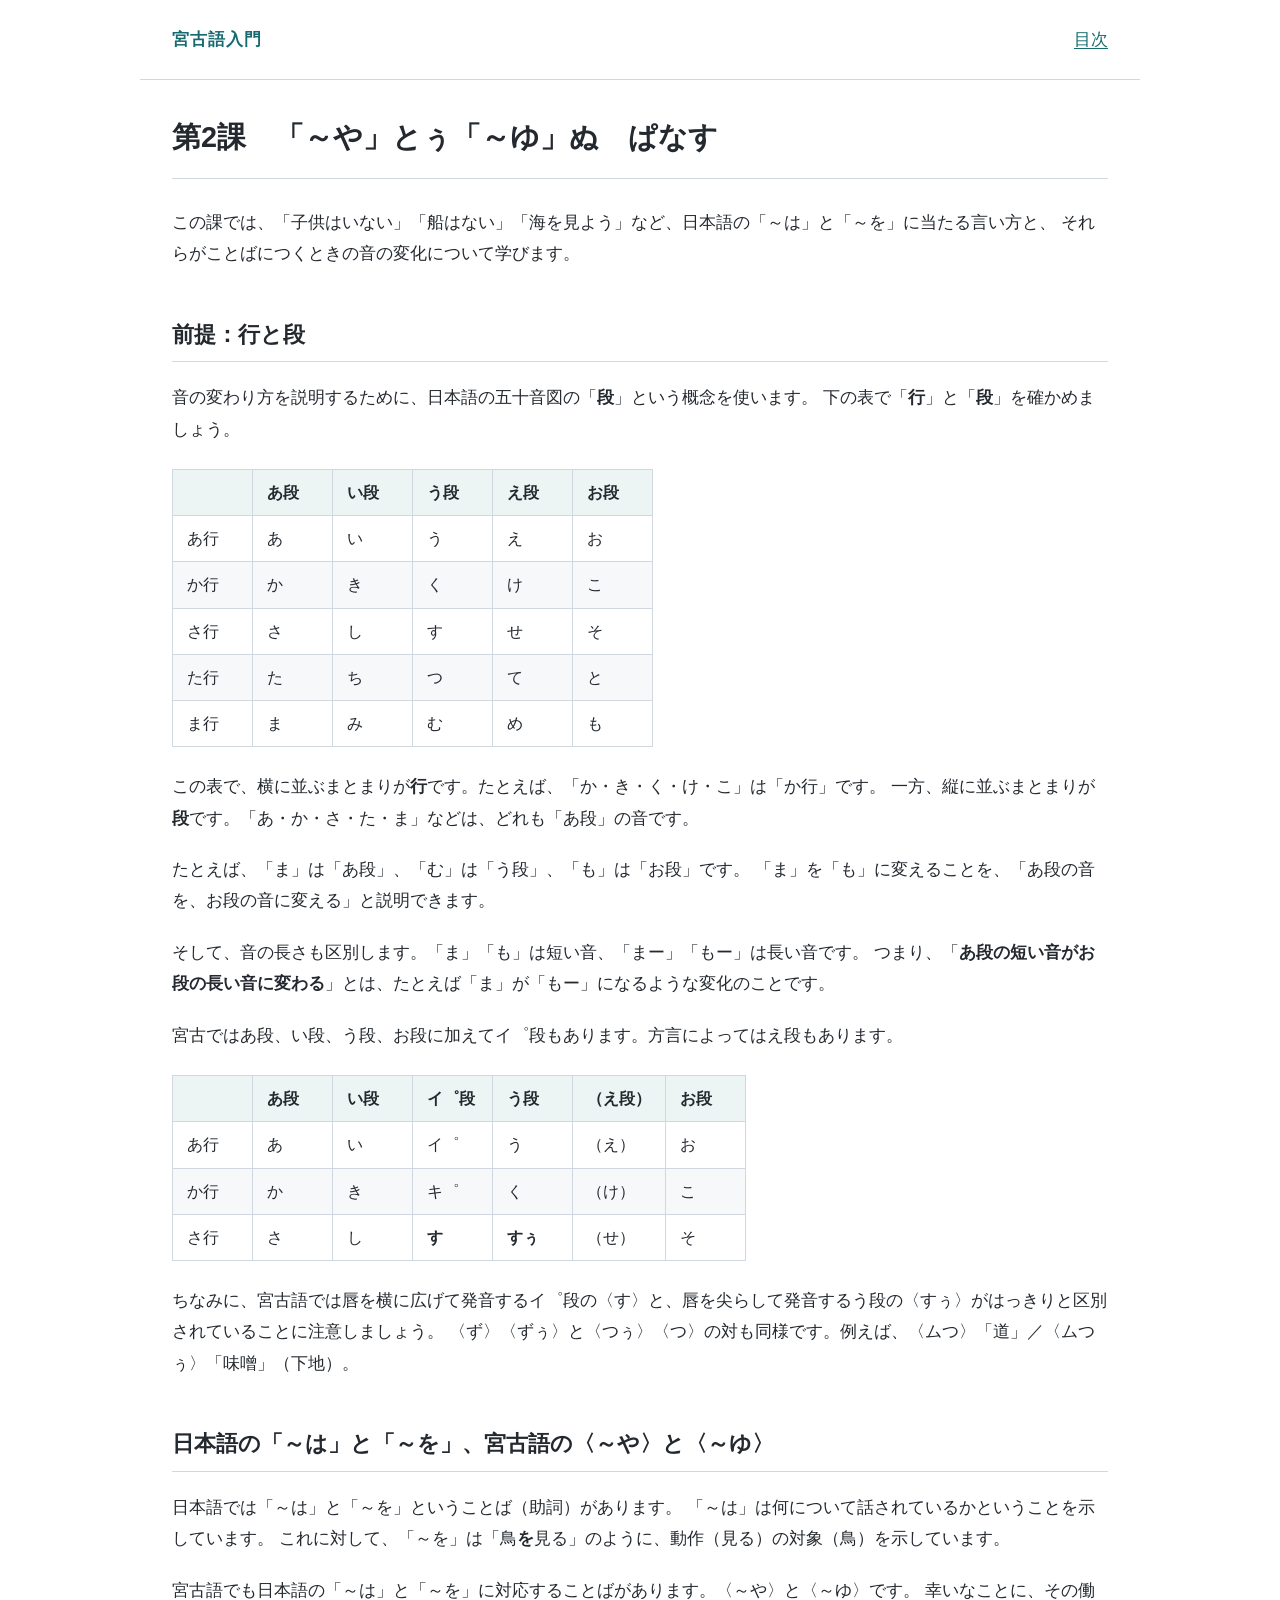
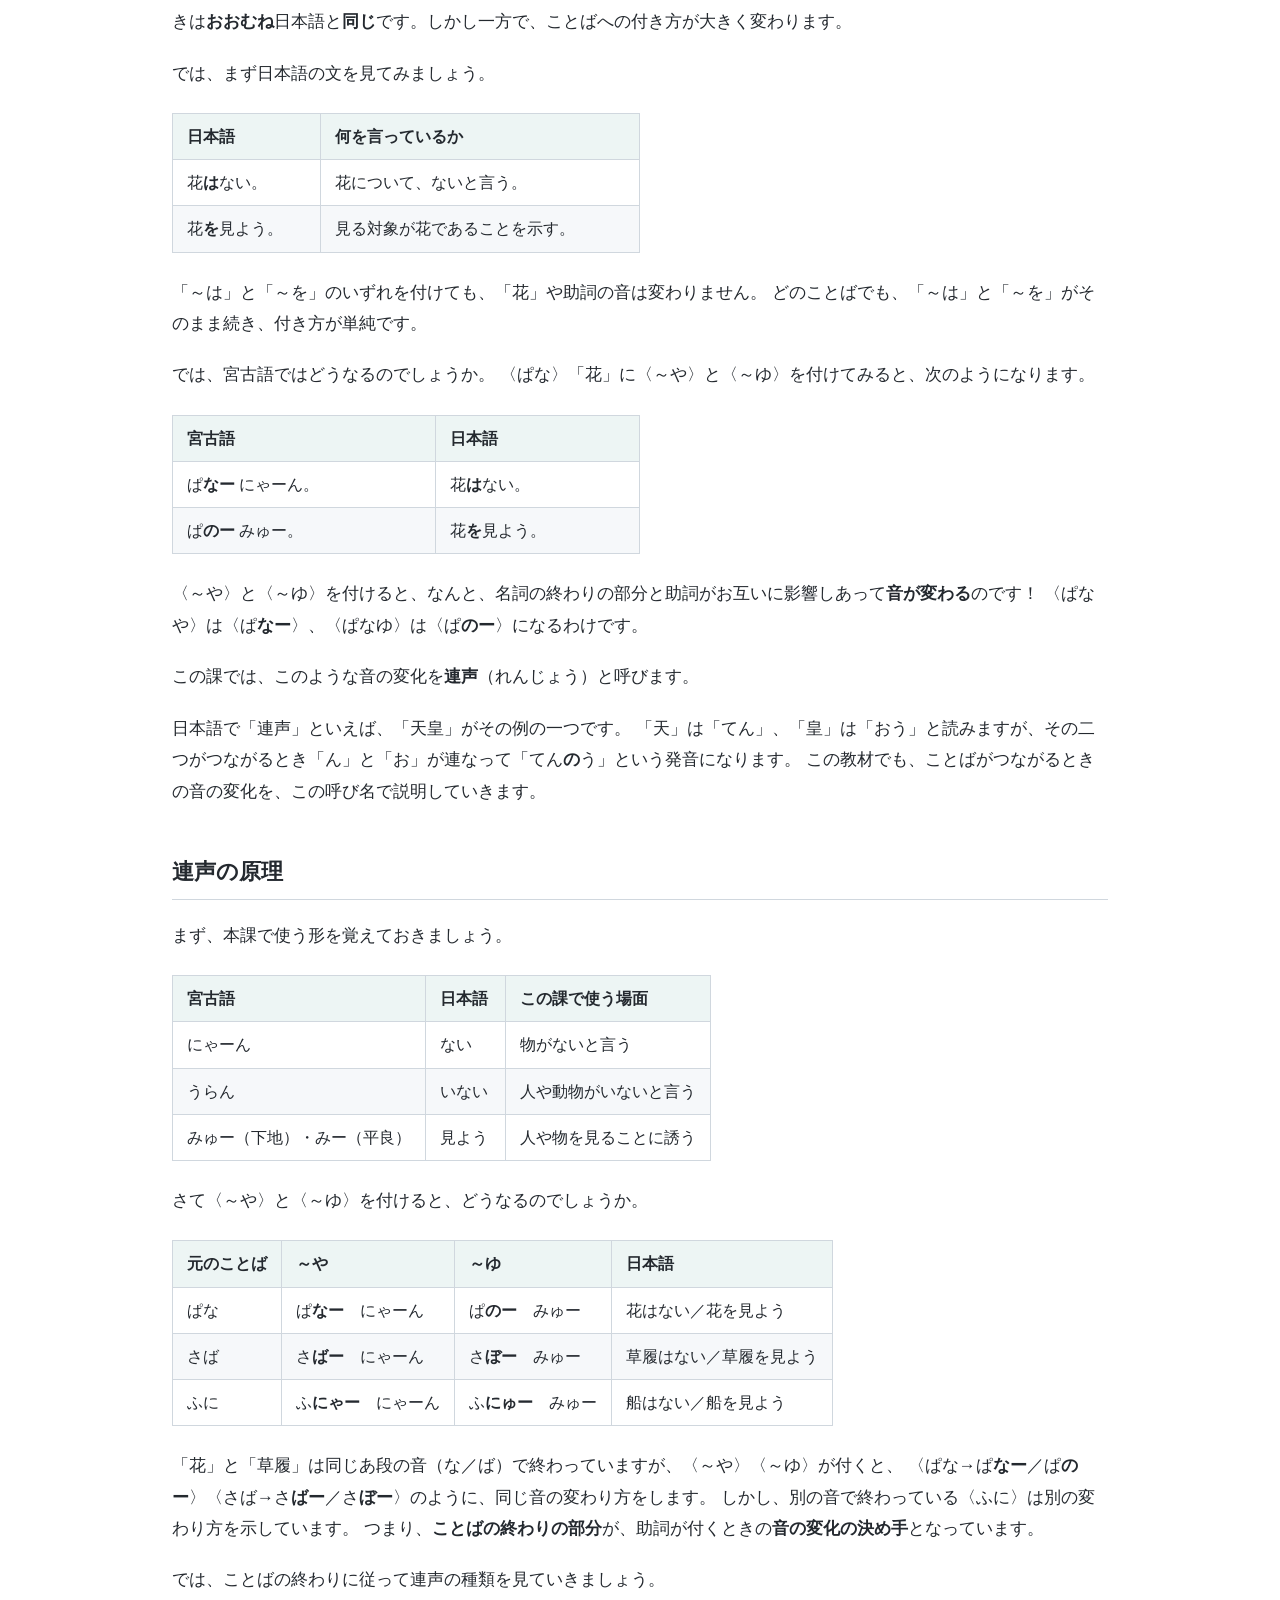
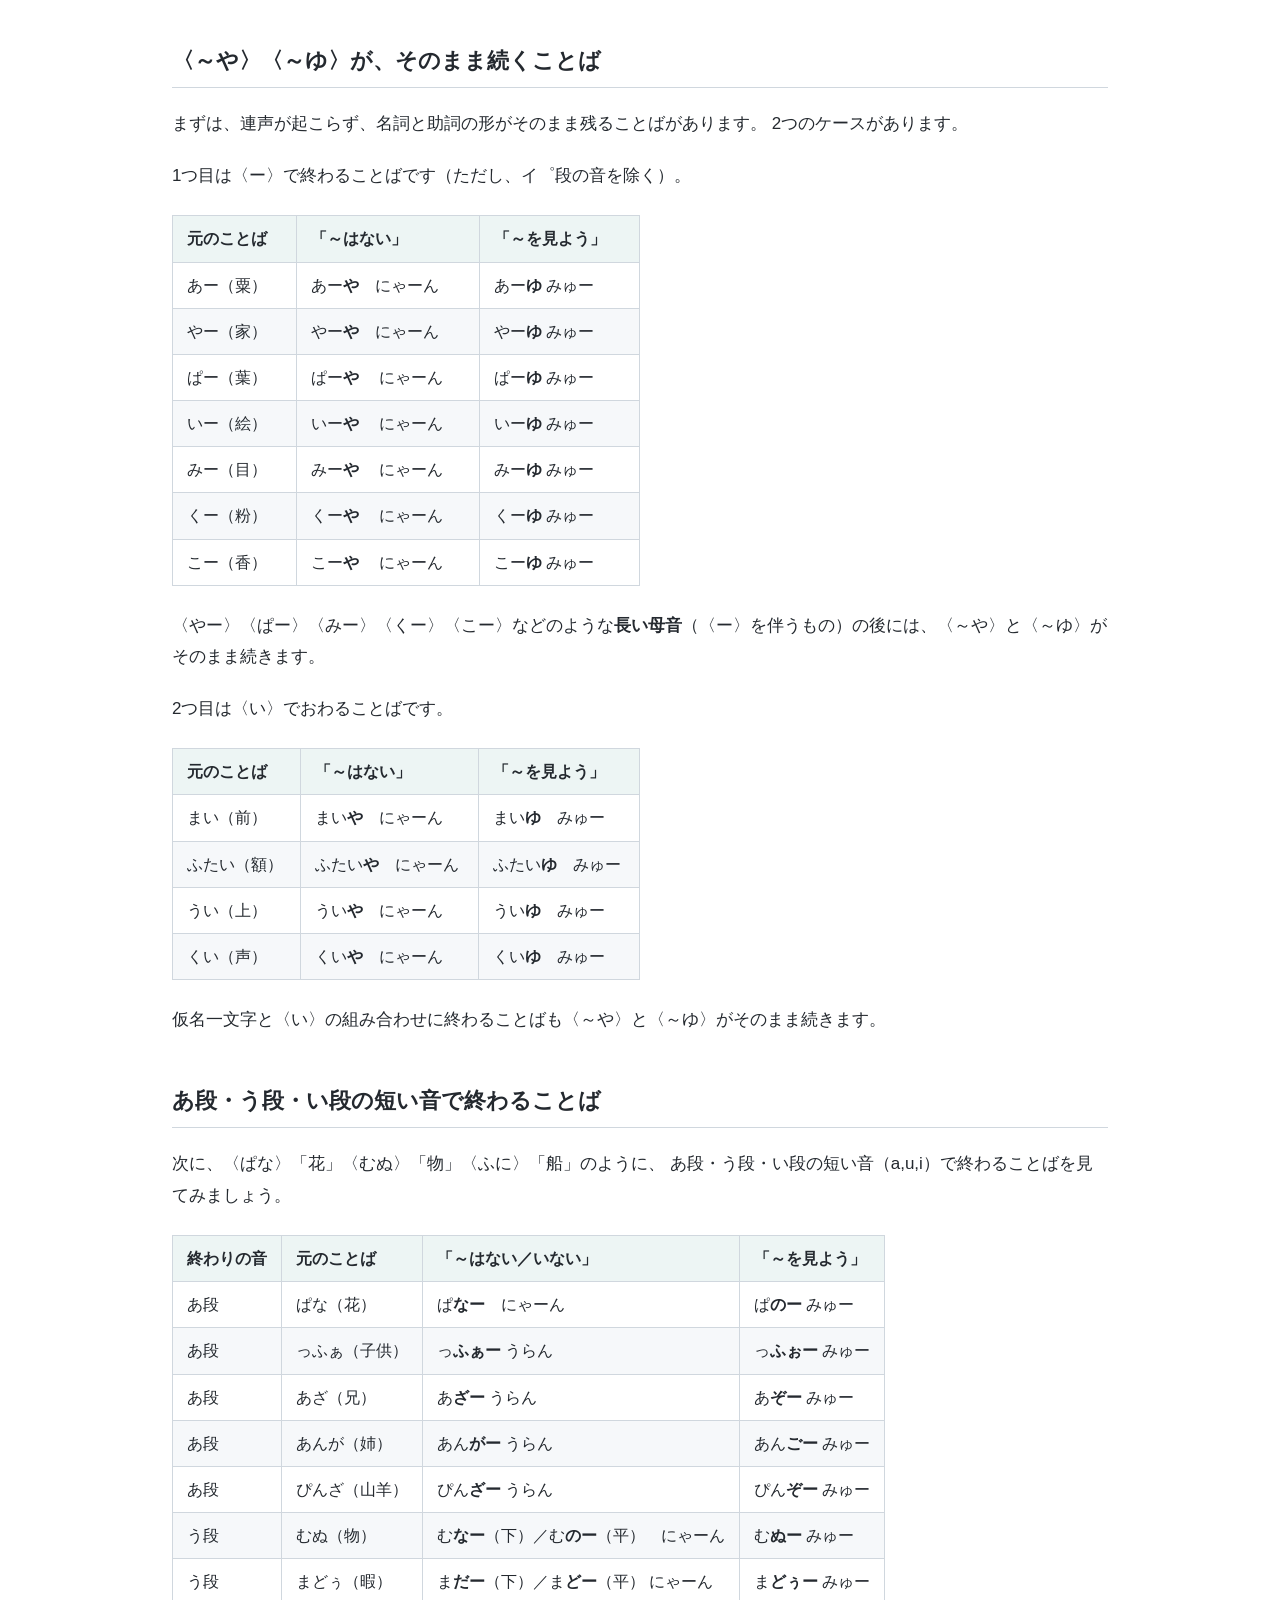
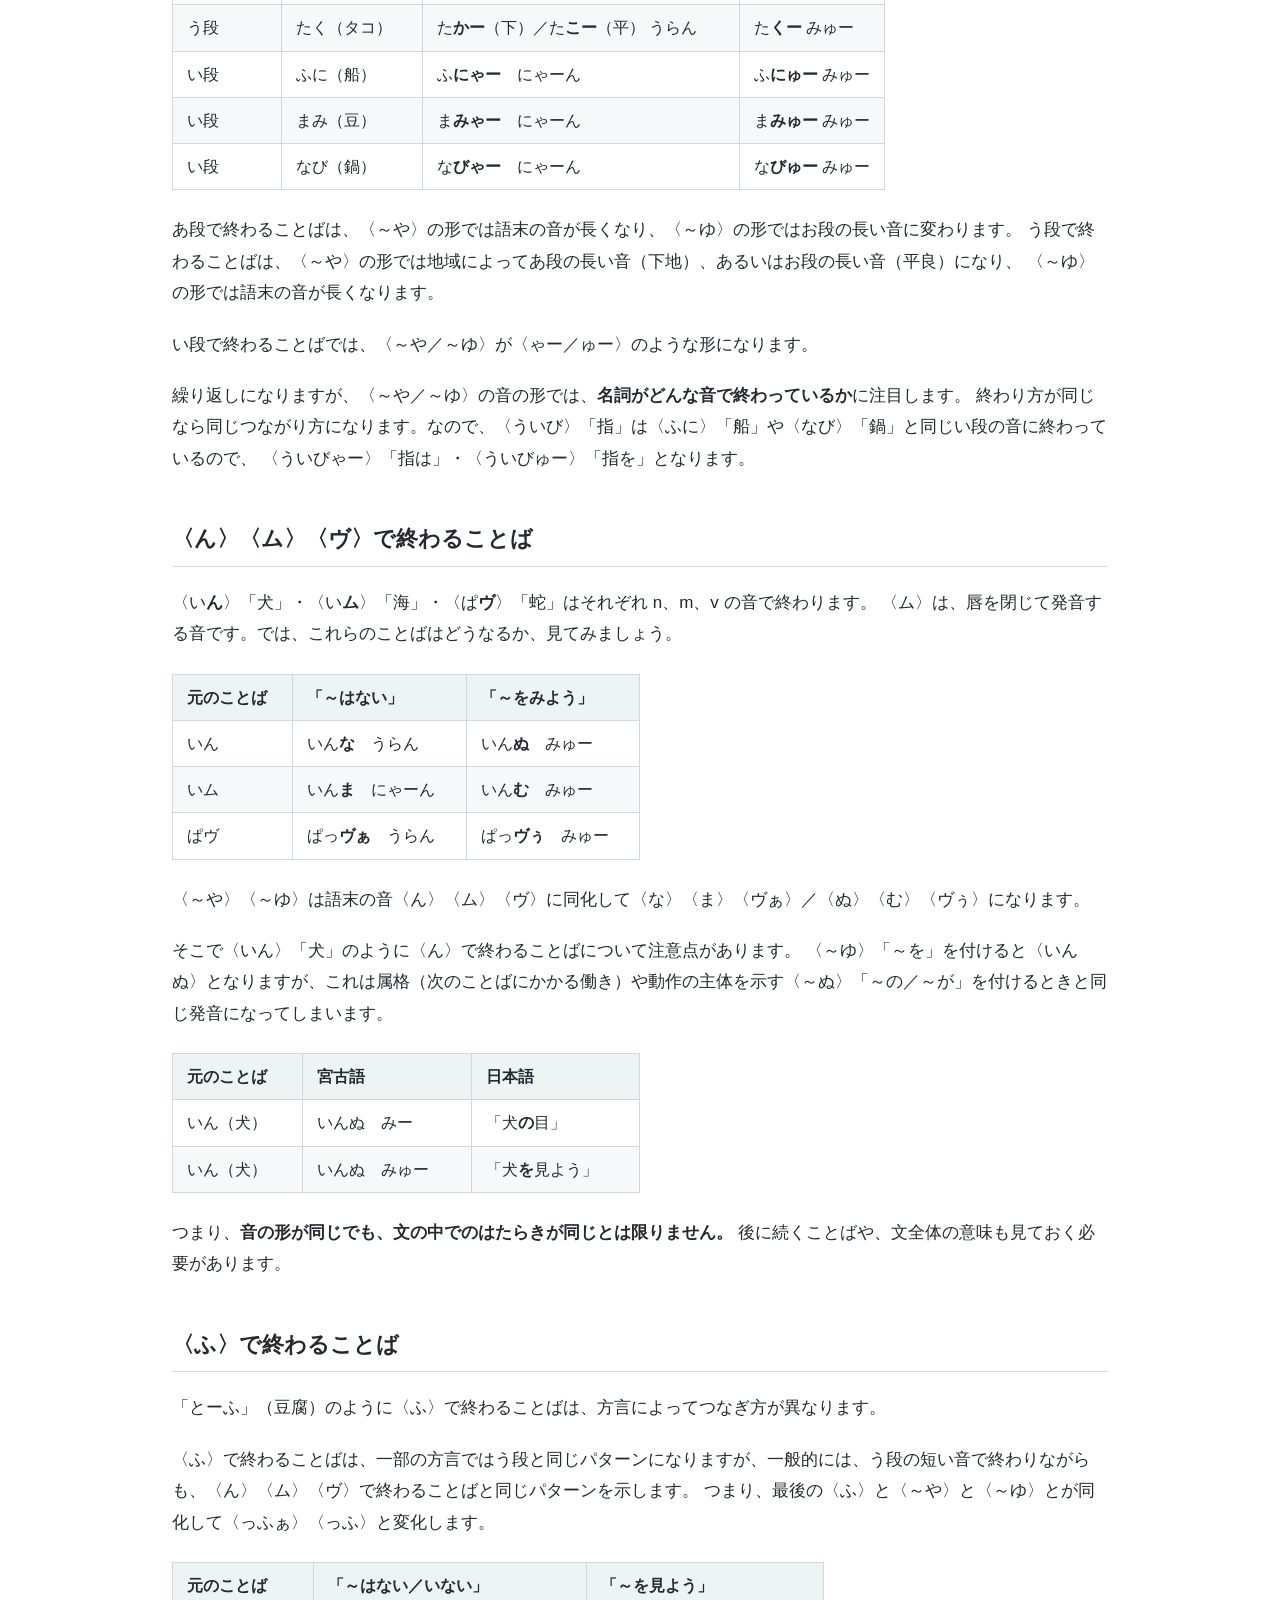
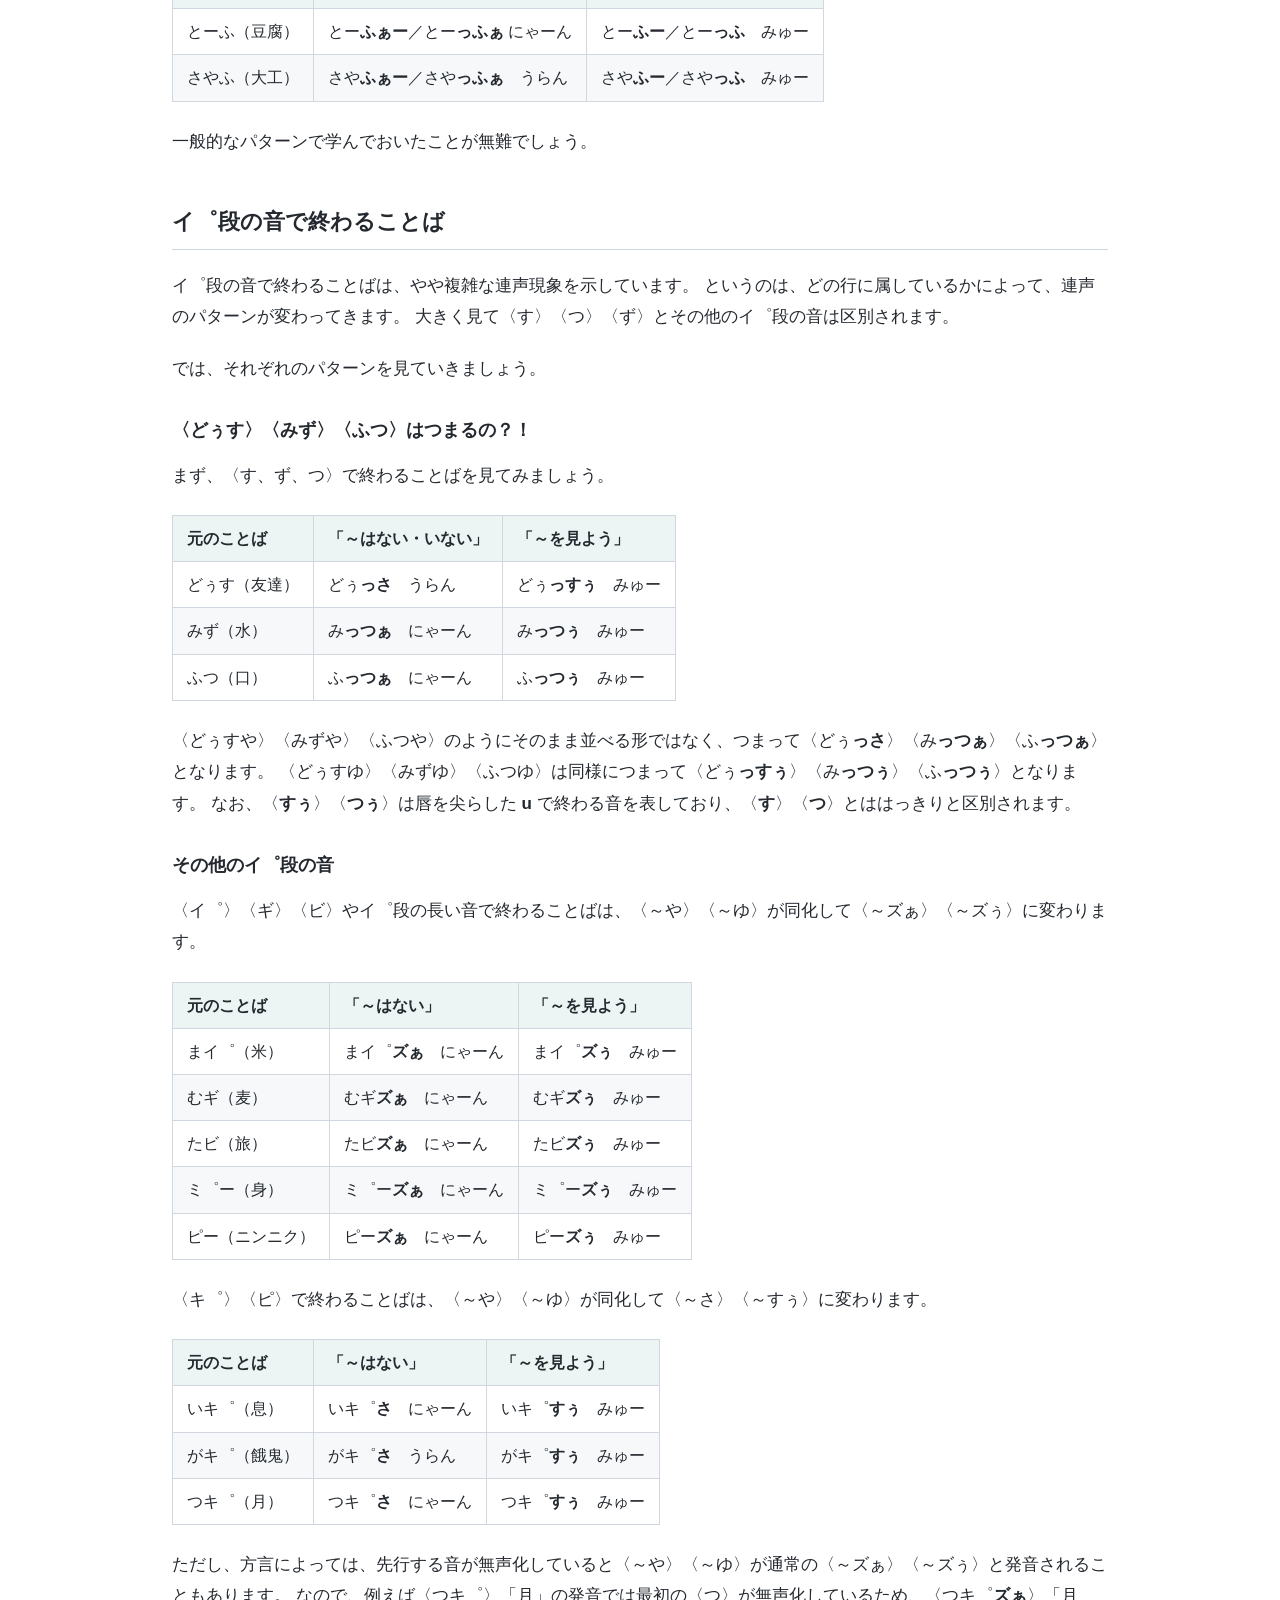
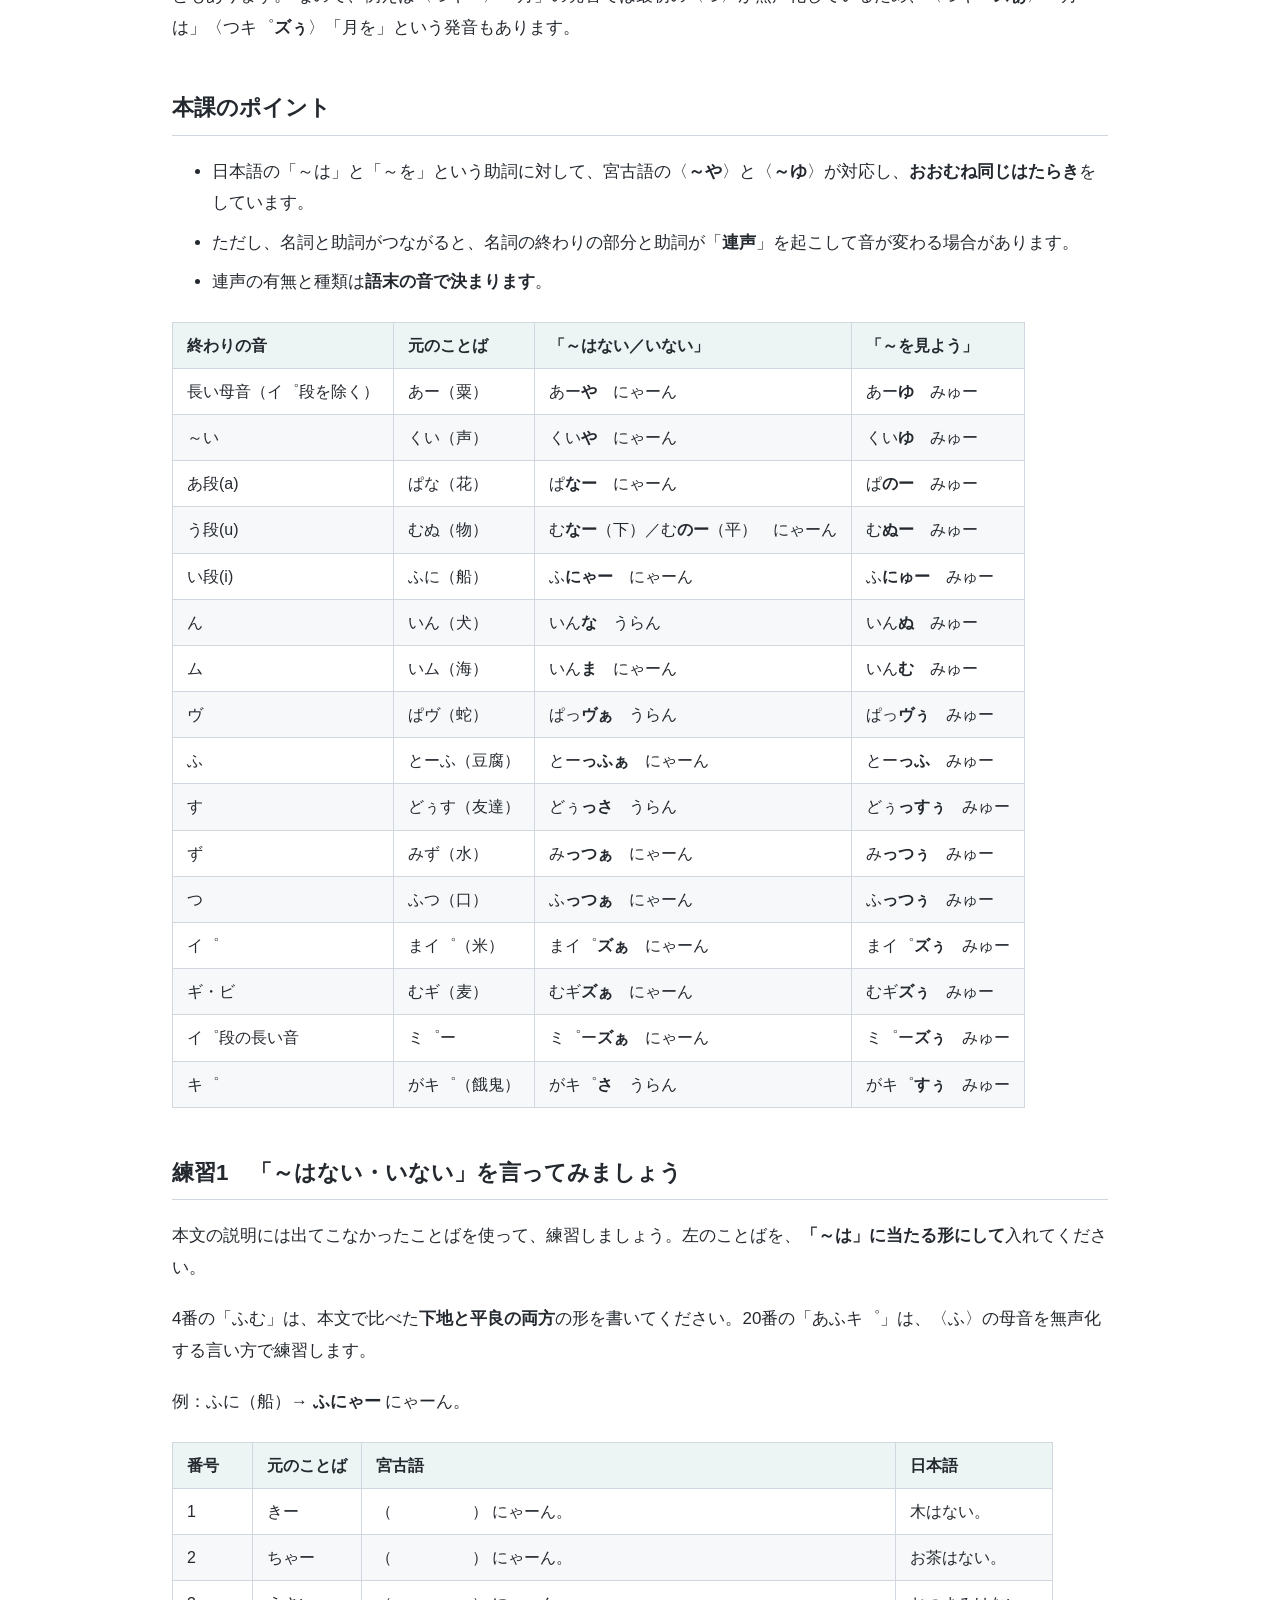
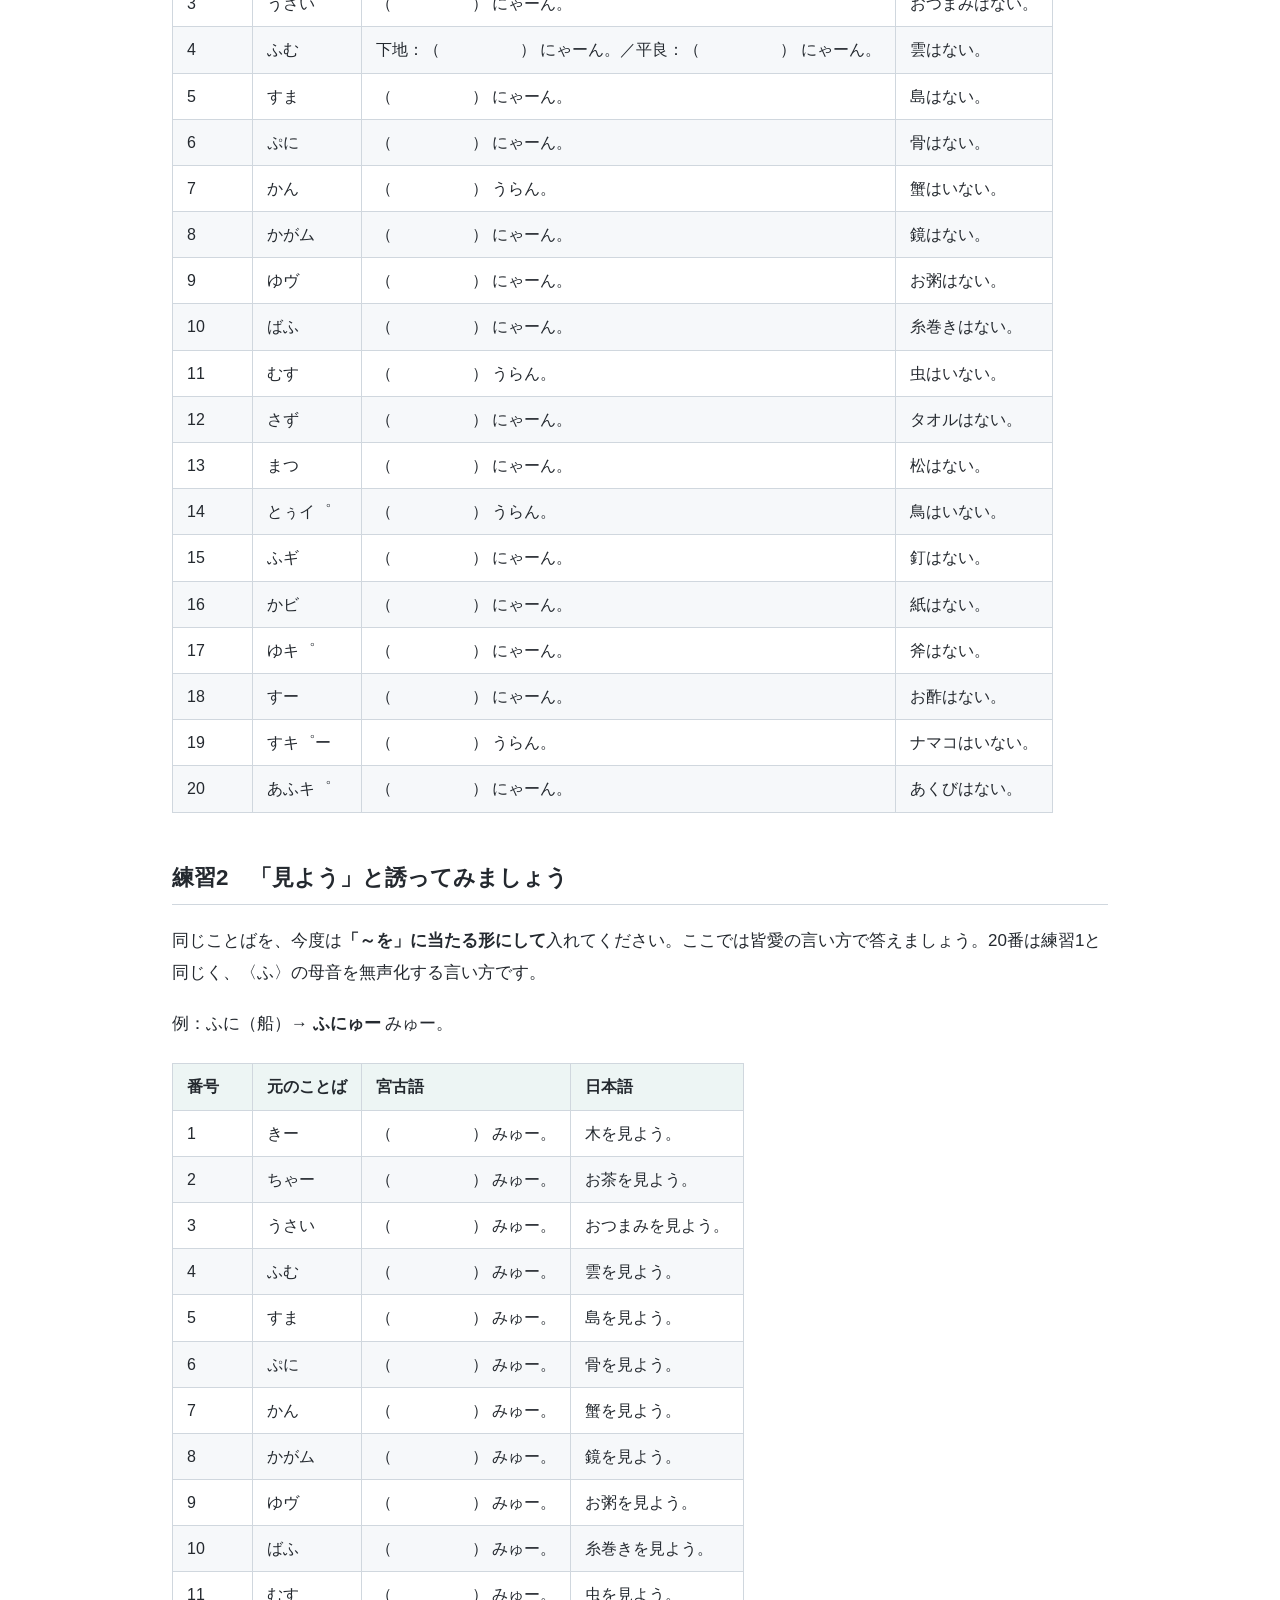
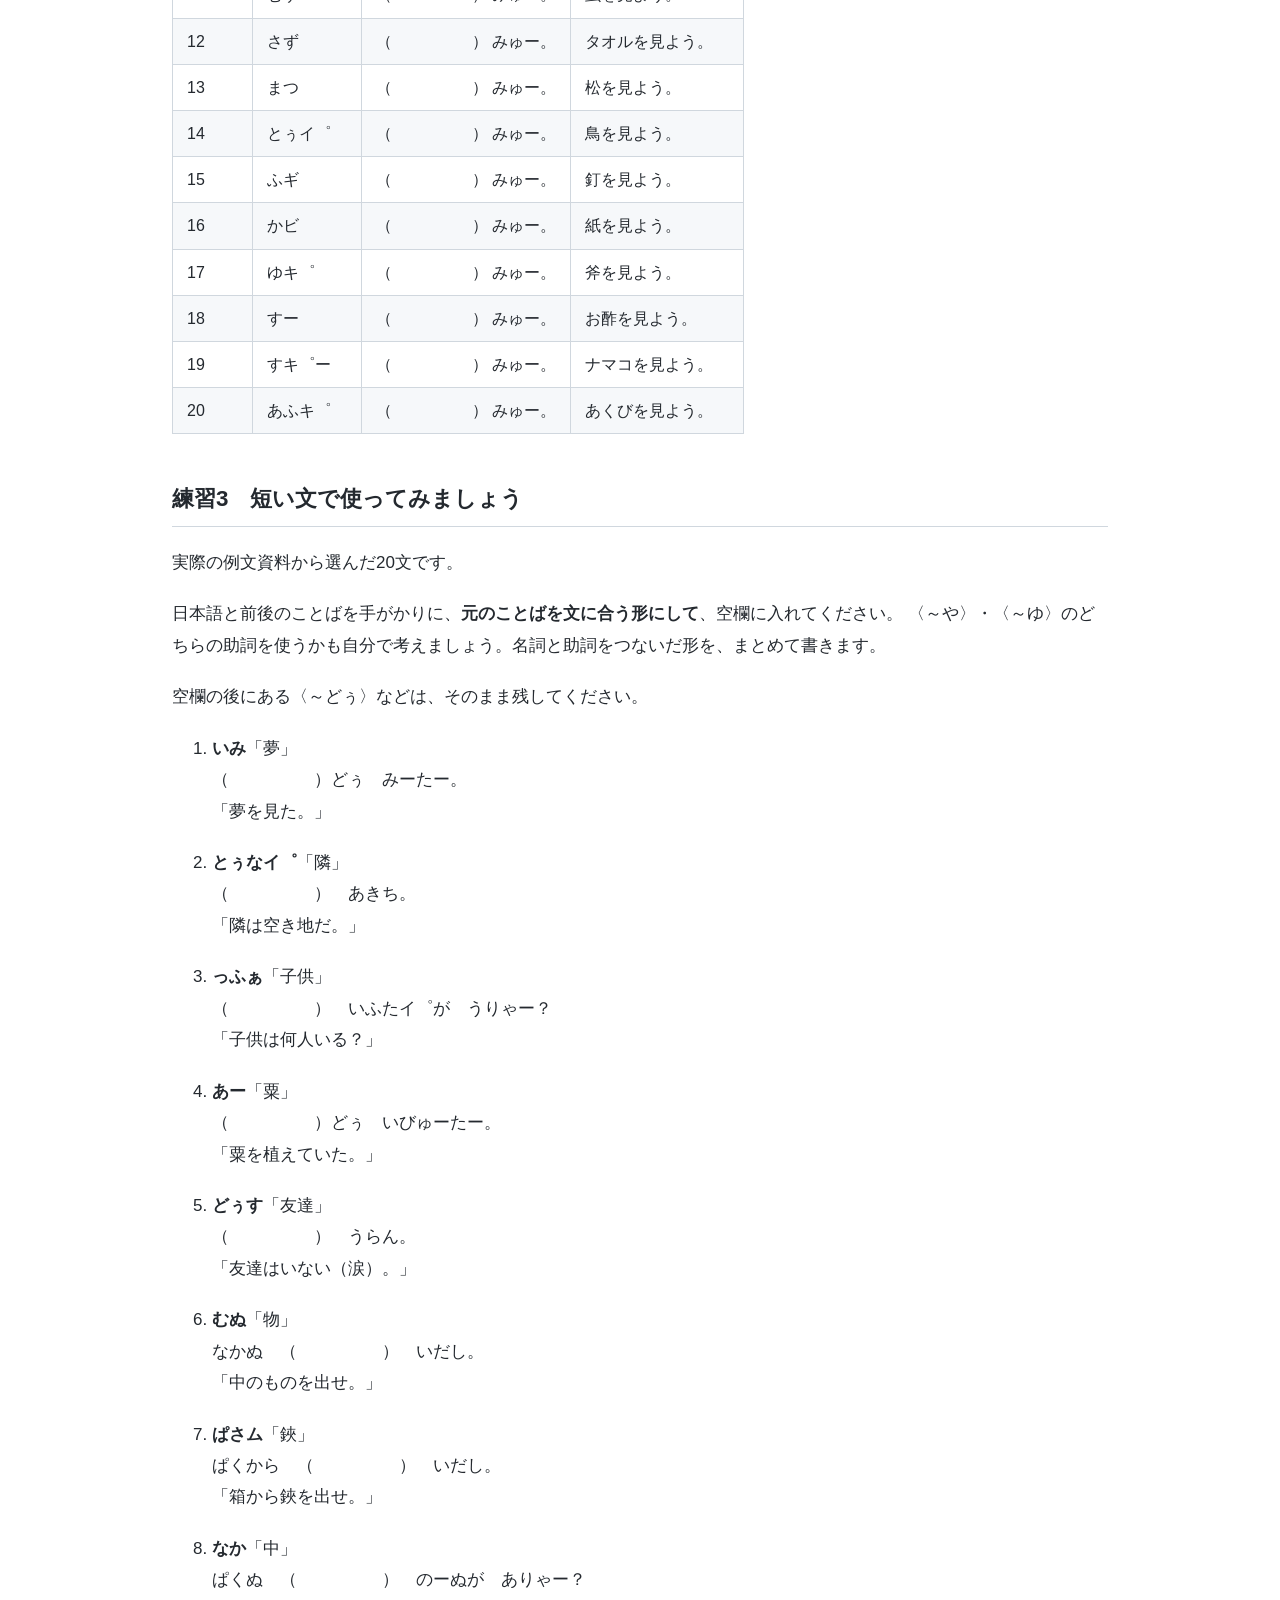
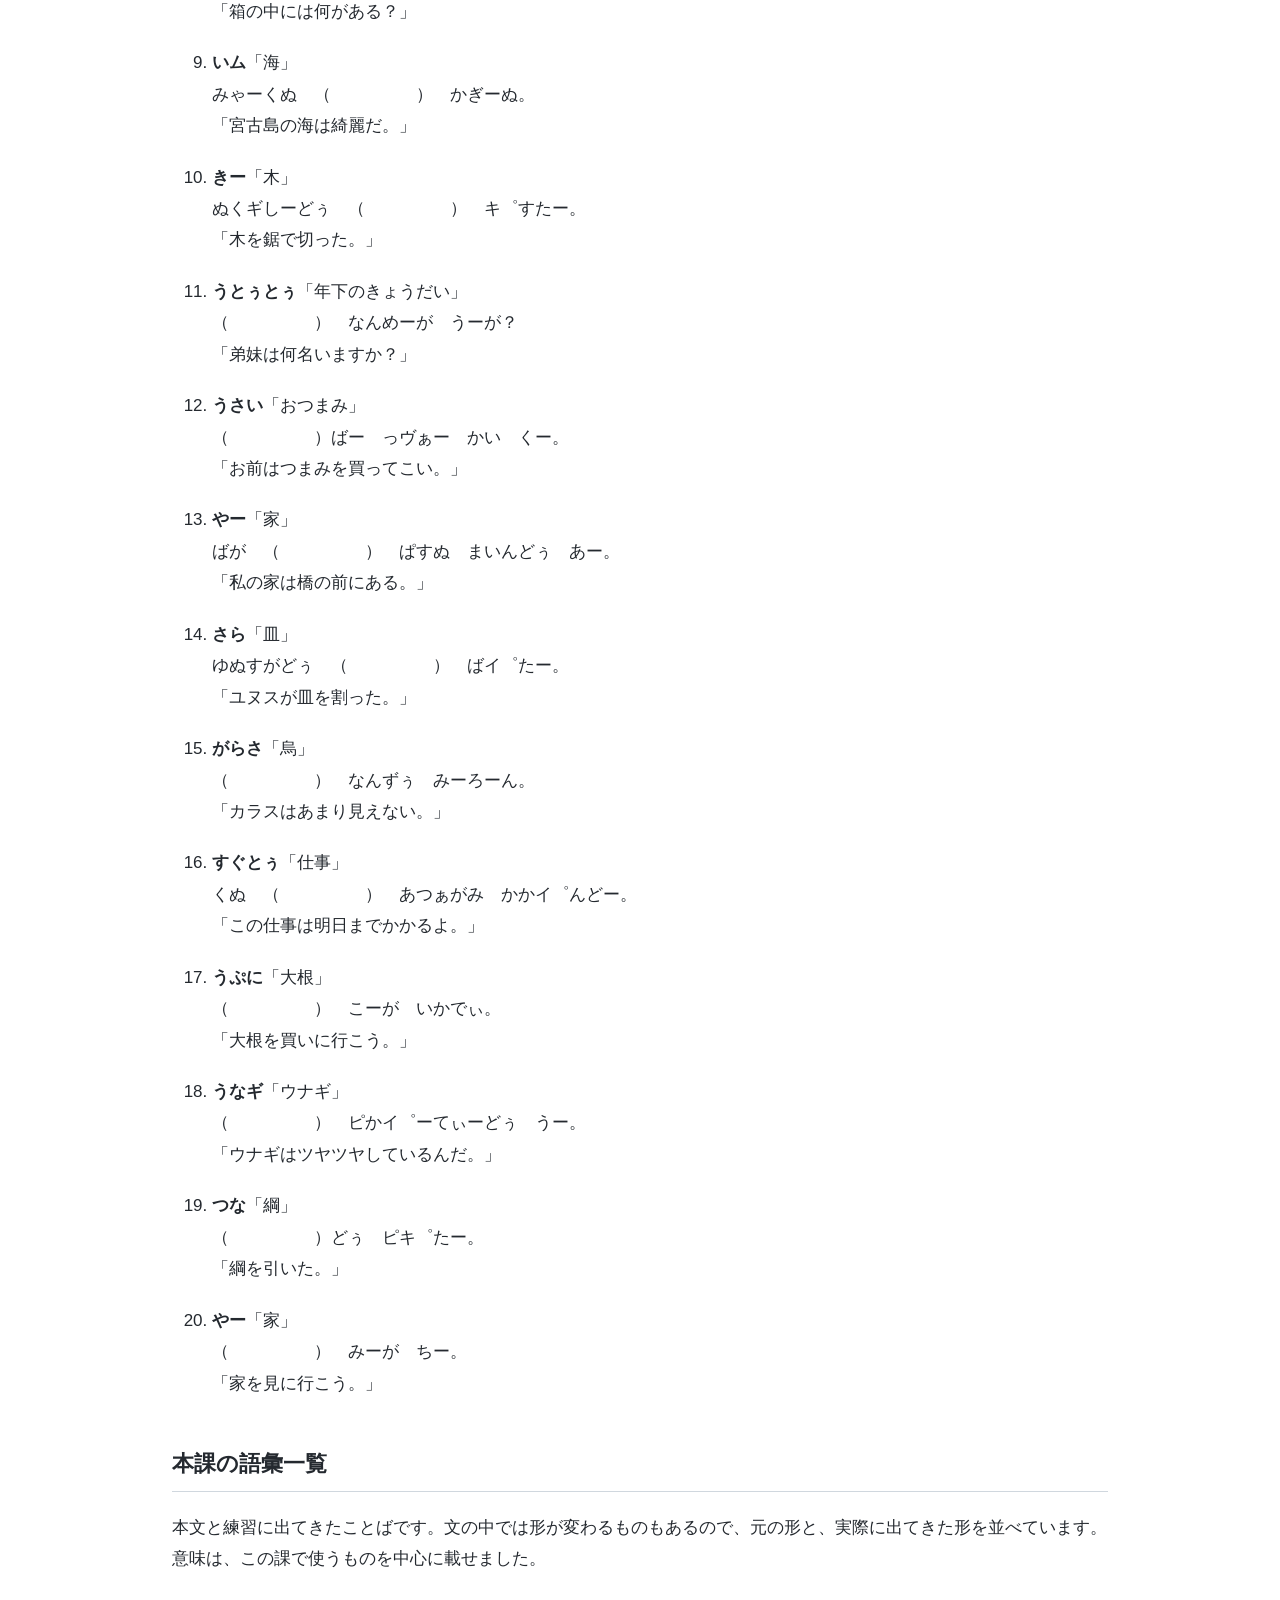
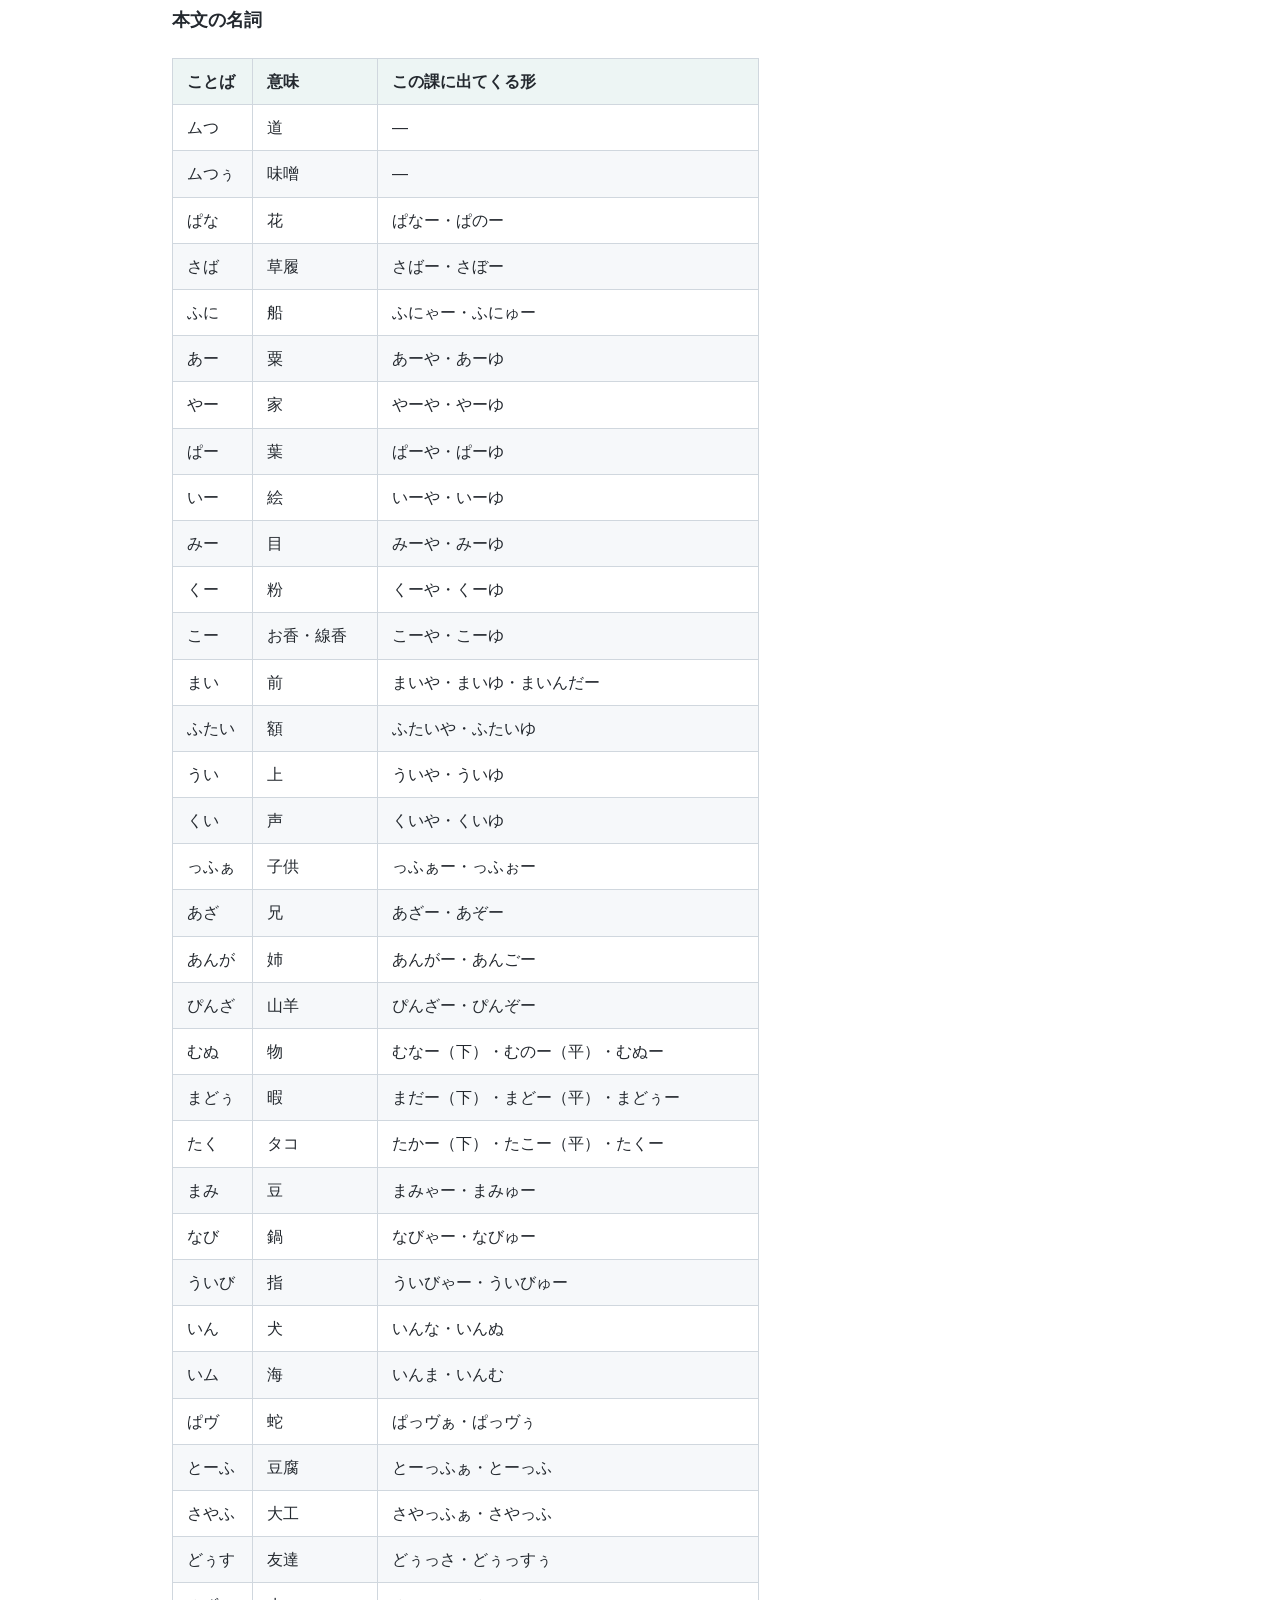
<file: website/lessons/002-ja-ju/index.html>
<!doctype html>
<html lang="ja">
<head>
  <meta charset="utf-8">
  <meta name="viewport" content="width=device-width, initial-scale=1">
  <title>第2課｜宮古語入門</title>
  <link rel="stylesheet" href="../../style.css?v=bd2d3dc6a513">
</head>
<body>
  <a class="skip-link" href="#main">本文へ</a>
  <header class="site-header"><a class="site-name" href="../../index.html">宮古語入門</a><nav aria-label="メイン"><a href="../../index.html">目次</a></nav></header>
  <main id="main"><article class="markdown-body"><h1>第2課　「～や」とぅ「～ゆ」ぬ　ぱなす</h1>
<p>この課では、「子供はいない」「船はない」「海を見よう」など、日本語の「～は」と「～を」に当たる言い方と、
それらがことばにつくときの音の変化について学びます。</p>
<h2>前提：行と段</h2>
<p>音の変わり方を説明するために、日本語の五十音図の「<strong>段</strong>」という概念を使います。
下の表で「<strong>行</strong>」と「<strong>段</strong>」を確かめましょう。</p>
<div class="table-scroll" role="region" aria-label="表（横にスクロールできます）" tabindex="0"><table>
<thead>
<tr>
<th></th>
<th>あ段</th>
<th>い段</th>
<th>う段</th>
<th>え段</th>
<th>お段</th>
</tr>
</thead>
<tbody><tr>
<td>あ行</td>
<td>あ</td>
<td>い</td>
<td>う</td>
<td>え</td>
<td>お</td>
</tr>
<tr>
<td>か行</td>
<td>か</td>
<td>き</td>
<td>く</td>
<td>け</td>
<td>こ</td>
</tr>
<tr>
<td>さ行</td>
<td>さ</td>
<td>し</td>
<td>す</td>
<td>せ</td>
<td>そ</td>
</tr>
<tr>
<td>た行</td>
<td>た</td>
<td>ち</td>
<td>つ</td>
<td>て</td>
<td>と</td>
</tr>
<tr>
<td>ま行</td>
<td>ま</td>
<td>み</td>
<td>む</td>
<td>め</td>
<td>も</td>
</tr>
</tbody></table></div>
<p>この表で、横に並ぶまとまりが<strong>行</strong>です。たとえば、「か・き・く・け・こ」は「か行」です。
一方、縦に並ぶまとまりが<strong>段</strong>です。「あ・か・さ・た・ま」などは、どれも「あ段」の音です。</p>
<p>たとえば、「ま」は「あ段」、「む」は「う段」、「も」は「お段」です。
「ま」を「も」に変えることを、「あ段の音を、お段の音に変える」と説明できます。</p>
<p>そして、音の長さも区別します。「ま」「も」は短い音、「まー」「もー」は長い音です。
つまり、「<strong>あ段の短い音がお段の長い音に変わる</strong>」とは、たとえば「ま」が「もー」になるような変化のことです。</p>
<p>宮古ではあ段、い段、う段、お段に加えてイ゜段もあります。方言によってはえ段もあります。</p>
<div class="table-scroll" role="region" aria-label="表（横にスクロールできます）" tabindex="0"><table>
<thead>
<tr>
<th></th>
<th>あ段</th>
<th>い段</th>
<th>イ゜段</th>
<th>う段</th>
<th>（え段）</th>
<th>お段</th>
</tr>
</thead>
<tbody><tr>
<td>あ行</td>
<td>あ</td>
<td>い</td>
<td>イ゜</td>
<td>う</td>
<td>（え）</td>
<td>お</td>
</tr>
<tr>
<td>か行</td>
<td>か</td>
<td>き</td>
<td>キ゜</td>
<td>く</td>
<td>（け）</td>
<td>こ</td>
</tr>
<tr>
<td>さ行</td>
<td>さ</td>
<td>し</td>
<td><strong>す</strong></td>
<td><strong>すぅ</strong></td>
<td>（せ）</td>
<td>そ</td>
</tr>
</tbody></table></div>
<p>ちなみに、宮古語では唇を横に広げて発音するイ゜段の〈す〉と、唇を尖らして発音するう段の〈すぅ〉がはっきりと区別されていることに注意しましょう。
〈ず〉〈ずぅ〉と〈つぅ〉〈つ〉の対も同様です。例えば、〈ムつ〉「道」／〈ムつぅ〉「味噌」（下地）。</p>
<h2>日本語の「～は」と「～を」、宮古語の〈～や〉と〈～ゆ〉</h2>
<p>日本語では「～は」と「～を」ということば（助詞）があります。
「～は」は何について話されているかということを示しています。
これに対して、「～を」は「鳥<strong>を</strong>見る」のように、動作（見る）の対象（鳥）を示しています。</p>
<p>宮古語でも日本語の「～は」と「～を」に対応することばがあります。〈～や〉と〈～ゆ〉です。
幸いなことに、その働きは<strong>おおむね</strong>日本語と<strong>同じ</strong>です。しかし一方で、ことばへの付き方が大きく変わります。</p>
<p>では、まず日本語の文を見てみましょう。</p>
<div class="table-scroll" role="region" aria-label="表（横にスクロールできます）" tabindex="0"><table>
<thead>
<tr>
<th>日本語</th>
<th>何を言っているか</th>
</tr>
</thead>
<tbody><tr>
<td>花<strong>は</strong>ない。</td>
<td>花について、ないと言う。</td>
</tr>
<tr>
<td>花<strong>を</strong>見よう。</td>
<td>見る対象が花であることを示す。</td>
</tr>
</tbody></table></div>
<p>「～は」と「～を」のいずれを付けても、「花」や助詞の音は変わりません。
どのことばでも、「～は」と「～を」がそのまま続き、付き方が単純です。</p>
<p>では、宮古語ではどうなるのでしょうか。
〈ぱな〉「花」に〈～や〉と〈～ゆ〉を付けてみると、次のようになります。</p>
<div class="table-scroll" role="region" aria-label="表（横にスクロールできます）" tabindex="0"><table>
<thead>
<tr>
<th>宮古語</th>
<th>日本語</th>
</tr>
</thead>
<tbody><tr>
<td>ぱ<strong>なー</strong> にゃーん。</td>
<td>花<strong>は</strong>ない。</td>
</tr>
<tr>
<td>ぱ<strong>のー</strong> みゅー。</td>
<td>花<strong>を</strong>見よう。</td>
</tr>
</tbody></table></div>
<p>〈～や〉と〈～ゆ〉を付けると、なんと、名詞の終わりの部分と助詞がお互いに影響しあって<strong>音が変わる</strong>のです！
〈ぱなや〉は〈ぱ<strong>なー</strong>〉、〈ぱなゆ〉は〈ぱ<strong>のー</strong>〉になるわけです。</p>
<p>この課では、このような音の変化を<strong>連声</strong>（れんじょう）と呼びます。</p>
<p>日本語で「連声」といえば、「天皇」がその例の一つです。
「天」は「てん」、「皇」は「おう」と読みますが、その二つがつながるとき「ん」と「お」が連なって「てん<strong>の</strong>う」という発音になります。
この教材でも、ことばがつながるときの音の変化を、この呼び名で説明していきます。</p>
<h2>連声の原理</h2>
<p>まず、本課で使う形を覚えておきましょう。</p>
<div class="table-scroll" role="region" aria-label="表（横にスクロールできます）" tabindex="0"><table>
<thead>
<tr>
<th>宮古語</th>
<th>日本語</th>
<th>この課で使う場面</th>
</tr>
</thead>
<tbody><tr>
<td>にゃーん</td>
<td>ない</td>
<td>物がないと言う</td>
</tr>
<tr>
<td>うらん</td>
<td>いない</td>
<td>人や動物がいないと言う</td>
</tr>
<tr>
<td>みゅー（下地）・みー（平良）</td>
<td>見よう</td>
<td>人や物を見ることに誘う</td>
</tr>
</tbody></table></div>
<p>さて〈～や〉と〈～ゆ〉を付けると、どうなるのでしょうか。</p>
<div class="table-scroll" role="region" aria-label="表（横にスクロールできます）" tabindex="0"><table>
<thead>
<tr>
<th>元のことば</th>
<th>～や</th>
<th>～ゆ</th>
<th>日本語</th>
</tr>
</thead>
<tbody><tr>
<td>ぱな</td>
<td>ぱ<strong>なー</strong>　にゃーん</td>
<td>ぱ<strong>のー</strong>　みゅー</td>
<td>花はない／花を見よう</td>
</tr>
<tr>
<td>さば</td>
<td>さ<strong>ばー</strong>　にゃーん</td>
<td>さ<strong>ぼー</strong>　みゅー</td>
<td>草履はない／草履を見よう</td>
</tr>
<tr>
<td>ふに</td>
<td>ふ<strong>にゃー</strong>　にゃーん</td>
<td>ふ<strong>にゅー</strong>　みゅー</td>
<td>船はない／船を見よう</td>
</tr>
</tbody></table></div>
<p>「花」と「草履」は同じあ段の音（な／ば）で終わっていますが、〈～や〉〈～ゆ〉が付くと、
〈ぱな→ぱ<strong>なー</strong>／ぱ<strong>のー</strong>〉〈さば→さ<strong>ばー</strong>／さ<strong>ぼー</strong>〉のように、同じ音の変わり方をします。
しかし、別の音で終わっている〈ふに〉は別の変わり方を示しています。
つまり、<strong>ことばの終わりの部分</strong>が、助詞が付くときの<strong>音の変化の決め手</strong>となっています。</p>
<p>では、ことばの終わりに従って連声の種類を見ていきましょう。</p>
<h2>〈～や〉〈～ゆ〉が、そのまま続くことば</h2>
<p>まずは、連声が起こらず、名詞と助詞の形がそのまま残ることばがあります。
2つのケースがあります。</p>
<p>1つ目は〈ー〉で終わることばです（ただし、イ゜段の音を除く）。</p>
<div class="table-scroll" role="region" aria-label="表（横にスクロールできます）" tabindex="0"><table>
<thead>
<tr>
<th>元のことば</th>
<th>「～はない」</th>
<th>「～を見よう」</th>
</tr>
</thead>
<tbody><tr>
<td>あー（粟）</td>
<td>あー<strong>や</strong>　にゃーん</td>
<td>あー<strong>ゆ</strong> みゅー</td>
</tr>
<tr>
<td>やー（家）</td>
<td>やー<strong>や</strong>　にゃーん</td>
<td>やー<strong>ゆ</strong> みゅー</td>
</tr>
<tr>
<td>ぱー（葉）</td>
<td>ぱー<strong>や</strong> 　にゃーん</td>
<td>ぱー<strong>ゆ</strong> みゅー</td>
</tr>
<tr>
<td>いー（絵）</td>
<td>いー<strong>や</strong> 　にゃーん</td>
<td>いー<strong>ゆ</strong> みゅー</td>
</tr>
<tr>
<td>みー（目）</td>
<td>みー<strong>や</strong> 　にゃーん</td>
<td>みー<strong>ゆ</strong> みゅー</td>
</tr>
<tr>
<td>くー（粉）</td>
<td>くー<strong>や</strong> 　にゃーん</td>
<td>くー<strong>ゆ</strong> みゅー</td>
</tr>
<tr>
<td>こー（香）</td>
<td>こー<strong>や</strong> 　にゃーん</td>
<td>こー<strong>ゆ</strong> みゅー</td>
</tr>
</tbody></table></div>
<p>〈やー〉〈ぱー〉〈みー〉〈くー〉〈こー〉などのような<strong>長い母音</strong>（〈ー〉を伴うもの）の後には、〈～や〉と〈～ゆ〉がそのまま続きます。</p>
<p>2つ目は〈い〉でおわることばです。</p>
<div class="table-scroll" role="region" aria-label="表（横にスクロールできます）" tabindex="0"><table>
<thead>
<tr>
<th>元のことば</th>
<th>「～はない」</th>
<th>「～を見よう」</th>
</tr>
</thead>
<tbody><tr>
<td>まい（前）</td>
<td>まい<strong>や</strong>　にゃーん</td>
<td>まい<strong>ゆ</strong>　みゅー</td>
</tr>
<tr>
<td>ふたい（額）</td>
<td>ふたい<strong>や</strong>　にゃーん</td>
<td>ふたい<strong>ゆ</strong>　みゅー</td>
</tr>
<tr>
<td>うい（上）</td>
<td>うい<strong>や</strong>　にゃーん</td>
<td>うい<strong>ゆ</strong>　みゅー</td>
</tr>
<tr>
<td>くい（声）</td>
<td>くい<strong>や</strong>　にゃーん</td>
<td>くい<strong>ゆ</strong>　みゅー</td>
</tr>
</tbody></table></div>
<p>仮名一文字と〈い〉の組み合わせに終わることばも〈～や〉と〈～ゆ〉がそのまま続きます。</p>
<h2>あ段・う段・い段の短い音で終わることば</h2>
<p>次に、〈ぱな〉「花」〈むぬ〉「物」〈ふに〉「船」のように、
あ段・う段・い段の短い音（a,u,i）で終わることばを見てみましょう。</p>
<div class="table-scroll" role="region" aria-label="表（横にスクロールできます）" tabindex="0"><table>
<thead>
<tr>
<th>終わりの音</th>
<th>元のことば</th>
<th>「～はない／いない」</th>
<th>「～を見よう」</th>
</tr>
</thead>
<tbody><tr>
<td>あ段</td>
<td>ぱな（花）</td>
<td>ぱ<strong>なー</strong>　にゃーん</td>
<td>ぱ<strong>のー</strong>  みゅー</td>
</tr>
<tr>
<td>あ段</td>
<td>っふぁ（子供）</td>
<td>っ<strong>ふぁー</strong> うらん</td>
<td>っ<strong>ふぉー</strong>  みゅー</td>
</tr>
<tr>
<td>あ段</td>
<td>あざ（兄）</td>
<td>あ<strong>ざー</strong> うらん</td>
<td>あ<strong>ぞー</strong>  みゅー</td>
</tr>
<tr>
<td>あ段</td>
<td>あんが（姉）</td>
<td>あん<strong>がー</strong> うらん</td>
<td>あん<strong>ごー</strong>  みゅー</td>
</tr>
<tr>
<td>あ段</td>
<td>ぴんざ（山羊）</td>
<td>ぴん<strong>ざー</strong> うらん</td>
<td>ぴん<strong>ぞー</strong>  みゅー</td>
</tr>
<tr>
<td>う段</td>
<td>むぬ（物）</td>
<td>む<strong>なー</strong>（下）／む<strong>のー</strong>（平）　にゃーん</td>
<td>む<strong>ぬー</strong> みゅー</td>
</tr>
<tr>
<td>う段</td>
<td>まどぅ（暇）</td>
<td>ま<strong>だー</strong>（下）／ま<strong>どー</strong>（平） にゃーん</td>
<td>ま<strong>どぅー</strong> みゅー</td>
</tr>
<tr>
<td>う段</td>
<td>たく（タコ）</td>
<td>た<strong>かー</strong>（下）／た<strong>こー</strong>（平） うらん</td>
<td>た<strong>くー</strong> みゅー</td>
</tr>
<tr>
<td>い段</td>
<td>ふに（船）</td>
<td>ふ<strong>にゃー</strong>　にゃーん</td>
<td>ふ<strong>にゅー</strong> みゅー</td>
</tr>
<tr>
<td>い段</td>
<td>まみ（豆）</td>
<td>ま<strong>みゃー</strong>　にゃーん</td>
<td>ま<strong>みゅー</strong> みゅー</td>
</tr>
<tr>
<td>い段</td>
<td>なび（鍋）</td>
<td>な<strong>びゃー</strong>　にゃーん</td>
<td>な<strong>びゅー</strong> みゅー</td>
</tr>
</tbody></table></div>
<p>あ段で終わることばは、〈～や〉の形では語末の音が長くなり、〈～ゆ〉の形ではお段の長い音に変わります。
う段で終わることばは、〈～や〉の形では地域によってあ段の長い音（下地）、あるいはお段の長い音（平良）になり、
〈～ゆ〉の形では語末の音が長くなります。</p>
<p>い段で終わることばでは、〈～や／～ゆ〉が〈ゃー／ゅー〉のような形になります。</p>
<p>繰り返しになりますが、〈～や／～ゆ〉の音の形では、<strong>名詞がどんな音で終わっているか</strong>に注目します。
終わり方が同じなら同じつながり方になります。なので、〈ういび〉「指」は〈ふに〉「船」や〈なび〉「鍋」と同じい段の音に終わっているので、
〈ういびゃー〉「指は」・〈ういびゅー〉「指を」となります。</p>
<h2>〈ん〉〈ム〉〈ヴ〉で終わることば</h2>
<p>〈い<strong>ん</strong>〉「犬」・〈い<strong>ム</strong>〉「海」・〈ぱ<strong>ヴ</strong>〉「蛇」はそれぞれ n、m、v の音で終わります。
〈ム〉は、唇を閉じて発音する音です。では、これらのことばはどうなるか、見てみましょう。</p>
<div class="table-scroll" role="region" aria-label="表（横にスクロールできます）" tabindex="0"><table>
<thead>
<tr>
<th>元のことば</th>
<th>「～はない」</th>
<th>「～をみよう」</th>
</tr>
</thead>
<tbody><tr>
<td>いん</td>
<td>いん<strong>な</strong>　うらん</td>
<td>いん<strong>ぬ</strong>　みゅー</td>
</tr>
<tr>
<td>いム</td>
<td>いん<strong>ま</strong>　にゃーん</td>
<td>いん<strong>む</strong>　みゅー</td>
</tr>
<tr>
<td>ぱヴ</td>
<td>ぱっ<strong>ヴぁ</strong>　うらん</td>
<td>ぱっ<strong>ヴぅ</strong>　みゅー</td>
</tr>
</tbody></table></div>
<p>〈～や〉〈～ゆ〉は語末の音〈ん〉〈ム〉〈ヴ〉に同化して〈な〉〈ま〉〈ヴぁ〉／〈ぬ〉〈む〉〈ヴぅ〉になります。</p>
<p>そこで〈いん〉「犬」のように〈ん〉で終わることばについて注意点があります。
〈～ゆ〉「～を」を付けると〈いんぬ〉となりますが、これは属格（次のことばにかかる働き）や動作の主体を示す〈～ぬ〉「～の／～が」を付けるときと同じ発音になってしまいます。</p>
<div class="table-scroll" role="region" aria-label="表（横にスクロールできます）" tabindex="0"><table>
<thead>
<tr>
<th>元のことば</th>
<th>宮古語</th>
<th>日本語</th>
</tr>
</thead>
<tbody><tr>
<td>いん（犬）</td>
<td>いんぬ　みー</td>
<td>「犬<strong>の</strong>目」</td>
</tr>
<tr>
<td>いん（犬）</td>
<td>いんぬ　みゅー</td>
<td>「犬<strong>を</strong>見よう」</td>
</tr>
</tbody></table></div>
<p>つまり、<strong>音の形が同じでも、文の中でのはたらきが同じとは限りません。</strong> 
後に続くことばや、文全体の意味も見ておく必要があります。</p>
<h2>〈ふ〉で終わることば</h2>
<p>「とーふ」（豆腐）のように〈ふ〉で終わることばは、方言によってつなぎ方が異なります。</p>
<p>〈ふ〉で終わることばは、一部の方言ではう段と同じパターンになりますが、一般的には、う段の短い音で終わりながらも、〈ん〉〈ム〉〈ヴ〉で終わることばと同じパターンを示します。
つまり、最後の〈ふ〉と〈～や〉と〈～ゆ〉とが同化して〈っふぁ〉〈っふ〉と変化します。</p>
<div class="table-scroll" role="region" aria-label="表（横にスクロールできます）" tabindex="0"><table>
<thead>
<tr>
<th>元のことば</th>
<th>「～はない／いない」</th>
<th>「～を見よう」</th>
</tr>
</thead>
<tbody><tr>
<td>とーふ（豆腐）</td>
<td>とー<strong>ふぁー</strong>／とー<strong>っふぁ</strong> にゃーん</td>
<td>とー<strong>ふー</strong>／とー<strong>っふ</strong>　みゅー</td>
</tr>
<tr>
<td>さやふ（大工）</td>
<td>さや<strong>ふぁー</strong>／さや<strong>っふぁ</strong>　うらん</td>
<td>さや<strong>ふー</strong>／さや<strong>っふ</strong>　みゅー</td>
</tr>
</tbody></table></div>
<p>一般的なパターンで学んでおいたことが無難でしょう。</p>
<h2>イ゜段の音で終わることば</h2>
<p>イ゜段の音で終わることばは、やや複雑な連声現象を示しています。
というのは、どの行に属しているかによって、連声のパターンが変わってきます。
大きく見て〈す〉〈つ〉〈ず〉とその他のイ゜段の音は区別されます。</p>
<p>では、それぞれのパターンを見ていきましょう。</p>
<h3>〈どぅす〉〈みず〉〈ふつ〉はつまるの？！</h3>
<p>まず、〈す、ず、つ〉で終わることばを見てみましょう。</p>
<div class="table-scroll" role="region" aria-label="表（横にスクロールできます）" tabindex="0"><table>
<thead>
<tr>
<th>元のことば</th>
<th>「～はない・いない」</th>
<th>「～を見よう」</th>
</tr>
</thead>
<tbody><tr>
<td>どぅす（友達）</td>
<td>どぅ<strong>っさ</strong>　うらん</td>
<td>どぅ<strong>っすぅ</strong>　みゅー</td>
</tr>
<tr>
<td>みず（水）</td>
<td>み<strong>っつぁ</strong>　にゃーん</td>
<td>み<strong>っつぅ</strong>　みゅー</td>
</tr>
<tr>
<td>ふつ（口）</td>
<td>ふ<strong>っつぁ</strong>　にゃーん</td>
<td>ふ<strong>っつぅ</strong>　みゅー</td>
</tr>
</tbody></table></div>
<p>〈どぅすや〉〈みずや〉〈ふつや〉のようにそのまま並べる形ではなく、つまって〈どぅ<strong>っさ</strong>〉〈み<strong>っつぁ</strong>〉〈ふ<strong>っつぁ</strong>〉となります。
〈どぅすゆ〉〈みずゆ〉〈ふつゆ〉は同様につまって〈どぅ<strong>っすぅ</strong>〉〈み<strong>っつぅ</strong>〉〈ふ<strong>っつぅ</strong>〉となります。
なお、〈<strong>すぅ</strong>〉〈<strong>つぅ</strong>〉は唇を尖らした <strong>u</strong> で終わる音を表しており、〈<strong>す</strong>〉〈<strong>つ</strong>〉とははっきりと区別されます。</p>
<h3>その他のイ゜段の音</h3>
<p>〈イ゜〉〈ギ〉〈ビ〉やイ゜段の長い音で終わることばは、〈～や〉〈～ゆ〉が同化して〈～ズぁ〉〈～ズぅ〉に変わります。</p>
<div class="table-scroll" role="region" aria-label="表（横にスクロールできます）" tabindex="0"><table>
<thead>
<tr>
<th>元のことば</th>
<th>「～はない」</th>
<th>「～を見よう」</th>
</tr>
</thead>
<tbody><tr>
<td>まイ゜（米）</td>
<td>まイ゜<strong>ズぁ</strong>　にゃーん</td>
<td>まイ゜<strong>ズぅ</strong>　みゅー</td>
</tr>
<tr>
<td>むギ（麦）</td>
<td>むギ<strong>ズぁ</strong>　にゃーん</td>
<td>むギ<strong>ズぅ</strong>　みゅー</td>
</tr>
<tr>
<td>たビ（旅）</td>
<td>たビ<strong>ズぁ</strong>　にゃーん</td>
<td>たビ<strong>ズぅ</strong>　みゅー</td>
</tr>
<tr>
<td>ミ゜ー（身）</td>
<td>ミ゜ー<strong>ズぁ</strong>　にゃーん</td>
<td>ミ゜ー<strong>ズぅ</strong>　みゅー</td>
</tr>
<tr>
<td>ピー（ニンニク）</td>
<td>ピー<strong>ズぁ</strong>　にゃーん</td>
<td>ピー<strong>ズぅ</strong>　みゅー</td>
</tr>
</tbody></table></div>
<p>〈キ゜〉〈ピ〉で終わることばは、〈～や〉〈～ゆ〉が同化して〈～さ〉〈～すぅ〉に変わります。</p>
<div class="table-scroll" role="region" aria-label="表（横にスクロールできます）" tabindex="0"><table>
<thead>
<tr>
<th>元のことば</th>
<th>「～はない」</th>
<th>「～を見よう」</th>
</tr>
</thead>
<tbody><tr>
<td>いキ゜（息）</td>
<td>いキ゜<strong>さ</strong>　にゃーん</td>
<td>いキ゜<strong>すぅ</strong>　みゅー</td>
</tr>
<tr>
<td>がキ゜（餓鬼）</td>
<td>がキ゜<strong>さ</strong>　うらん</td>
<td>がキ゜<strong>すぅ</strong>　みゅー</td>
</tr>
<tr>
<td>つキ゜（月）</td>
<td>つキ゜<strong>さ</strong>　にゃーん</td>
<td>つキ゜<strong>すぅ</strong>　みゅー</td>
</tr>
</tbody></table></div>
<p>ただし、方言によっては、先行する音が無声化していると〈～や〉〈～ゆ〉が通常の〈～ズぁ〉〈～ズぅ〉と発音されることもあります。
なので、例えば〈つキ゜〉「月」の発音では最初の〈つ〉が無声化しているため、〈つキ゜<strong>ズぁ</strong>〉「月は」〈つキ゜<strong>ズぅ</strong>〉「月を」という発音もあります。</p>
<h2>本課のポイント</h2>
<ul>
<li>日本語の「～は」と「～を」という助詞に対して、宮古語の〈<strong>～や</strong>〉と〈<strong>～ゆ</strong>〉が対応し、<strong>おおむね同じはたらき</strong>をしています。</li>
<li>ただし、名詞と助詞がつながると、名詞の終わりの部分と助詞が「<strong>連声</strong>」を起こして音が変わる場合があります。</li>
<li>連声の有無と種類は<strong>語末の音で決まります</strong>。</li>
</ul>
<div class="table-scroll" role="region" aria-label="表（横にスクロールできます）" tabindex="0"><table>
<thead>
<tr>
<th>終わりの音</th>
<th>元のことば</th>
<th>「～はない／いない」</th>
<th>「～を見よう」</th>
</tr>
</thead>
<tbody><tr>
<td>長い母音（イ゜段を除く）</td>
<td>あー（粟）</td>
<td>あー<strong>や</strong>　にゃーん</td>
<td>あー<strong>ゆ</strong>　みゅー</td>
</tr>
<tr>
<td>～い</td>
<td>くい（声）</td>
<td>くい<strong>や</strong>　にゃーん</td>
<td>くい<strong>ゆ</strong>　みゅー</td>
</tr>
<tr>
<td>あ段(a)</td>
<td>ぱな（花）</td>
<td>ぱ<strong>なー</strong>　にゃーん</td>
<td>ぱ<strong>のー</strong>　みゅー</td>
</tr>
<tr>
<td>う段(u)</td>
<td>むぬ（物）</td>
<td>む<strong>なー</strong>（下）／む<strong>のー</strong>（平）　にゃーん</td>
<td>む<strong>ぬー</strong>　みゅー</td>
</tr>
<tr>
<td>い段(i)</td>
<td>ふに（船）</td>
<td>ふ<strong>にゃー</strong>　にゃーん</td>
<td>ふ<strong>にゅー</strong>　みゅー</td>
</tr>
<tr>
<td>ん</td>
<td>いん（犬）</td>
<td>いん<strong>な</strong>　うらん</td>
<td>いん<strong>ぬ</strong>　みゅー</td>
</tr>
<tr>
<td>ム</td>
<td>いム（海）</td>
<td>いん<strong>ま</strong>　にゃーん</td>
<td>いん<strong>む</strong>　みゅー</td>
</tr>
<tr>
<td>ヴ</td>
<td>ぱヴ（蛇）</td>
<td>ぱっ<strong>ヴぁ</strong>　うらん</td>
<td>ぱっ<strong>ヴぅ</strong>　みゅー</td>
</tr>
<tr>
<td>ふ</td>
<td>とーふ（豆腐）</td>
<td>とー<strong>っふぁ</strong>　にゃーん</td>
<td>とー<strong>っふ</strong>　みゅー</td>
</tr>
<tr>
<td>す</td>
<td>どぅす（友達）</td>
<td>どぅ<strong>っさ</strong>　うらん</td>
<td>どぅ<strong>っすぅ</strong>　みゅー</td>
</tr>
<tr>
<td>ず</td>
<td>みず（水）</td>
<td>み<strong>っつぁ</strong>　にゃーん</td>
<td>み<strong>っつぅ</strong>　みゅー</td>
</tr>
<tr>
<td>つ</td>
<td>ふつ（口）</td>
<td>ふ<strong>っつぁ</strong>　にゃーん</td>
<td>ふ<strong>っつぅ</strong>　みゅー</td>
</tr>
<tr>
<td>イ゜</td>
<td>まイ゜（米）</td>
<td>まイ゜<strong>ズぁ</strong>　にゃーん</td>
<td>まイ゜<strong>ズぅ</strong>　みゅー</td>
</tr>
<tr>
<td>ギ・ビ</td>
<td>むギ（麦）</td>
<td>むギ<strong>ズぁ</strong>　にゃーん</td>
<td>むギ<strong>ズぅ</strong>　みゅー</td>
</tr>
<tr>
<td>イ゜段の長い音</td>
<td>ミ゜ー</td>
<td>ミ゜ー<strong>ズぁ</strong>　にゃーん</td>
<td>ミ゜ー<strong>ズぅ</strong>　みゅー</td>
</tr>
<tr>
<td>キ゜</td>
<td>がキ゜（餓鬼）</td>
<td>がキ゜<strong>さ</strong>　うらん</td>
<td>がキ゜<strong>すぅ</strong>　みゅー</td>
</tr>
</tbody></table></div>
<h2>練習1　「～はない・いない」を言ってみましょう</h2>
<p>本文の説明には出てこなかったことばを使って、練習しましょう。左のことばを、<strong>「～は」に当たる形にして</strong>入れてください。</p>
<p>4番の「ふむ」は、本文で比べた<strong>下地と平良の両方</strong>の形を書いてください。20番の「あふキ゜」は、〈ふ〉の母音を無声化する言い方で練習します。</p>
<p>例：ふに（船）→ <strong>ふにゃー</strong> にゃーん。</p>
<div class="table-scroll" role="region" aria-label="表（横にスクロールできます）" tabindex="0"><table>
<thead>
<tr>
<th align="right">番号</th>
<th>元のことば</th>
<th>宮古語</th>
<th>日本語</th>
</tr>
</thead>
<tbody><tr>
<td align="right">1</td>
<td>きー</td>
<td>（　　　　　） にゃーん。</td>
<td>木はない。</td>
</tr>
<tr>
<td align="right">2</td>
<td>ちゃー</td>
<td>（　　　　　） にゃーん。</td>
<td>お茶はない。</td>
</tr>
<tr>
<td align="right">3</td>
<td>うさい</td>
<td>（　　　　　） にゃーん。</td>
<td>おつまみはない。</td>
</tr>
<tr>
<td align="right">4</td>
<td>ふむ</td>
<td>下地：（　　　　　） にゃーん。／平良：（　　　　　） にゃーん。</td>
<td>雲はない。</td>
</tr>
<tr>
<td align="right">5</td>
<td>すま</td>
<td>（　　　　　） にゃーん。</td>
<td>島はない。</td>
</tr>
<tr>
<td align="right">6</td>
<td>ぷに</td>
<td>（　　　　　） にゃーん。</td>
<td>骨はない。</td>
</tr>
<tr>
<td align="right">7</td>
<td>かん</td>
<td>（　　　　　） うらん。</td>
<td>蟹はいない。</td>
</tr>
<tr>
<td align="right">8</td>
<td>かがム</td>
<td>（　　　　　） にゃーん。</td>
<td>鏡はない。</td>
</tr>
<tr>
<td align="right">9</td>
<td>ゆヴ</td>
<td>（　　　　　） にゃーん。</td>
<td>お粥はない。</td>
</tr>
<tr>
<td align="right">10</td>
<td>ばふ</td>
<td>（　　　　　） にゃーん。</td>
<td>糸巻きはない。</td>
</tr>
<tr>
<td align="right">11</td>
<td>むす</td>
<td>（　　　　　） うらん。</td>
<td>虫はいない。</td>
</tr>
<tr>
<td align="right">12</td>
<td>さず</td>
<td>（　　　　　） にゃーん。</td>
<td>タオルはない。</td>
</tr>
<tr>
<td align="right">13</td>
<td>まつ</td>
<td>（　　　　　） にゃーん。</td>
<td>松はない。</td>
</tr>
<tr>
<td align="right">14</td>
<td>とぅイ゜</td>
<td>（　　　　　） うらん。</td>
<td>鳥はいない。</td>
</tr>
<tr>
<td align="right">15</td>
<td>ふギ</td>
<td>（　　　　　） にゃーん。</td>
<td>釘はない。</td>
</tr>
<tr>
<td align="right">16</td>
<td>かビ</td>
<td>（　　　　　） にゃーん。</td>
<td>紙はない。</td>
</tr>
<tr>
<td align="right">17</td>
<td>ゆキ゜</td>
<td>（　　　　　） にゃーん。</td>
<td>斧はない。</td>
</tr>
<tr>
<td align="right">18</td>
<td>すー</td>
<td>（　　　　　） にゃーん。</td>
<td>お酢はない。</td>
</tr>
<tr>
<td align="right">19</td>
<td>すキ゜ー</td>
<td>（　　　　　） うらん。</td>
<td>ナマコはいない。</td>
</tr>
<tr>
<td align="right">20</td>
<td>あふキ゜</td>
<td>（　　　　　） にゃーん。</td>
<td>あくびはない。</td>
</tr>
</tbody></table></div>
<h2>練習2　「見よう」と誘ってみましょう</h2>
<p>同じことばを、今度は<strong>「～を」に当たる形にして</strong>入れてください。ここでは皆愛の言い方で答えましょう。20番は練習1と同じく、〈ふ〉の母音を無声化する言い方です。</p>
<p>例：ふに（船）→ <strong>ふにゅー</strong> みゅー。</p>
<div class="table-scroll" role="region" aria-label="表（横にスクロールできます）" tabindex="0"><table>
<thead>
<tr>
<th align="right">番号</th>
<th>元のことば</th>
<th>宮古語</th>
<th>日本語</th>
</tr>
</thead>
<tbody><tr>
<td align="right">1</td>
<td>きー</td>
<td>（　　　　　） みゅー。</td>
<td>木を見よう。</td>
</tr>
<tr>
<td align="right">2</td>
<td>ちゃー</td>
<td>（　　　　　） みゅー。</td>
<td>お茶を見よう。</td>
</tr>
<tr>
<td align="right">3</td>
<td>うさい</td>
<td>（　　　　　） みゅー。</td>
<td>おつまみを見よう。</td>
</tr>
<tr>
<td align="right">4</td>
<td>ふむ</td>
<td>（　　　　　） みゅー。</td>
<td>雲を見よう。</td>
</tr>
<tr>
<td align="right">5</td>
<td>すま</td>
<td>（　　　　　） みゅー。</td>
<td>島を見よう。</td>
</tr>
<tr>
<td align="right">6</td>
<td>ぷに</td>
<td>（　　　　　） みゅー。</td>
<td>骨を見よう。</td>
</tr>
<tr>
<td align="right">7</td>
<td>かん</td>
<td>（　　　　　） みゅー。</td>
<td>蟹を見よう。</td>
</tr>
<tr>
<td align="right">8</td>
<td>かがム</td>
<td>（　　　　　） みゅー。</td>
<td>鏡を見よう。</td>
</tr>
<tr>
<td align="right">9</td>
<td>ゆヴ</td>
<td>（　　　　　） みゅー。</td>
<td>お粥を見よう。</td>
</tr>
<tr>
<td align="right">10</td>
<td>ばふ</td>
<td>（　　　　　） みゅー。</td>
<td>糸巻きを見よう。</td>
</tr>
<tr>
<td align="right">11</td>
<td>むす</td>
<td>（　　　　　） みゅー。</td>
<td>虫を見よう。</td>
</tr>
<tr>
<td align="right">12</td>
<td>さず</td>
<td>（　　　　　） みゅー。</td>
<td>タオルを見よう。</td>
</tr>
<tr>
<td align="right">13</td>
<td>まつ</td>
<td>（　　　　　） みゅー。</td>
<td>松を見よう。</td>
</tr>
<tr>
<td align="right">14</td>
<td>とぅイ゜</td>
<td>（　　　　　） みゅー。</td>
<td>鳥を見よう。</td>
</tr>
<tr>
<td align="right">15</td>
<td>ふギ</td>
<td>（　　　　　） みゅー。</td>
<td>釘を見よう。</td>
</tr>
<tr>
<td align="right">16</td>
<td>かビ</td>
<td>（　　　　　） みゅー。</td>
<td>紙を見よう。</td>
</tr>
<tr>
<td align="right">17</td>
<td>ゆキ゜</td>
<td>（　　　　　） みゅー。</td>
<td>斧を見よう。</td>
</tr>
<tr>
<td align="right">18</td>
<td>すー</td>
<td>（　　　　　） みゅー。</td>
<td>お酢を見よう。</td>
</tr>
<tr>
<td align="right">19</td>
<td>すキ゜ー</td>
<td>（　　　　　） みゅー。</td>
<td>ナマコを見よう。</td>
</tr>
<tr>
<td align="right">20</td>
<td>あふキ゜</td>
<td>（　　　　　） みゅー。</td>
<td>あくびを見よう。</td>
</tr>
</tbody></table></div>
<h2>練習3　短い文で使ってみましょう</h2>
<p>実際の例文資料から選んだ20文です。</p>
<p>日本語と前後のことばを手がかりに、<strong>元のことばを文に合う形にして</strong>、空欄に入れてください。
〈～や〉・〈～ゆ〉のどちらの助詞を使うかも自分で考えましょう。名詞と助詞をつないだ形を、まとめて書きます。</p>
<p>空欄の後にある〈～どぅ〉などは、そのまま残してください。</p>
<ol>
<li><p><strong>いみ</strong>「夢」<br>
（　　　　　）どぅ　みーたー。<br>「夢を見た。」</p>
</li>
<li><p><strong>とぅなイ゜</strong>「隣」<br>
（　　　　　）　あきち。<br>「隣は空き地だ。」</p>
</li>
<li><p><strong>っふぁ</strong>「子供」<br>
（　　　　　）　いふたイ゜が　うりゃー？<br>「子供は何人いる？」</p>
</li>
<li><p><strong>あー</strong>「粟」 <br>
（　　　　　）どぅ　いびゅーたー。<br>「粟を植えていた。」</p>
</li>
<li><p><strong>どぅす</strong>「友達」<br>
（　　　　　）　うらん。<br>「友達はいない（涙）。」</p>
</li>
<li><p><strong>むぬ</strong>「物」<br>
なかぬ　（　　　　　）　いだし。<br>「中のものを出せ。」</p>
</li>
<li><p><strong>ぱさム</strong>「鋏」 <br>
ぱくから　（　　　　　）　いだし。<br>「箱から鋏を出せ。」</p>
</li>
<li><p><strong>なか</strong>「中」<br>
ぱくぬ　（　　　　　）　のーぬが　ありゃー？<br>「箱の中には何がある？」</p>
</li>
<li><p><strong>いム</strong>「海」<br>
みゃーくぬ　（　　　　　）　かぎーぬ。<br>「宮古島の海は綺麗だ。」</p>
</li>
<li><p><strong>きー</strong>「木」<br>
   ぬくギしーどぅ　（　　　　　）　キ゜すたー。<br>   「木を鋸で切った。」</p>
</li>
<li><p><strong>うとぅとぅ</strong>「年下のきょうだい」<br>
   （　　　　　）　なんめーが　うーが？<br>   「弟妹は何名いますか？」</p>
</li>
<li><p><strong>うさい</strong>「おつまみ」<br>
   （　　　　　）ばー　っヴぁー　かい　くー。<br>   「お前はつまみを買ってこい。」</p>
</li>
<li><p><strong>やー</strong>「家」<br>
   ばが　（　　　　　）　ぱすぬ　まいんどぅ　あー。<br>   「私の家は橋の前にある。」</p>
</li>
<li><p><strong>さら</strong>「皿」<br>
   ゆぬすがどぅ　（　　　　　）　ばイ゜たー。<br>   「ユヌスが皿を割った。」</p>
</li>
<li><p><strong>がらさ</strong>「烏」<br>
   （　　　　　）　なんずぅ　みーろーん。<br>   「カラスはあまり見えない。」</p>
</li>
<li><p><strong>すぐとぅ</strong>「仕事」<br>
   くぬ　（　　　　　）　あつぁがみ　かかイ゜んどー。<br>   「この仕事は明日までかかるよ。」</p>
</li>
<li><p><strong>うぷに</strong>「大根」<br>
   （　　　　　）　こーが　いかでぃ。<br>   「大根を買いに行こう。」</p>
</li>
<li><p><strong>うなギ</strong>「ウナギ」<br>
   （　　　　　）　ピかイ゜ーてぃーどぅ　うー。<br>   「ウナギはツヤツヤしているんだ。」</p>
</li>
<li><p><strong>つな</strong>「綱」<br>
   （　　　　　）どぅ　ピキ゜たー。<br>   「綱を引いた。」</p>
</li>
<li><p><strong>やー</strong>「家」<br>
   （　　　　　）　みーが　ちー。<br>   「家を見に行こう。」</p>
</li>
</ol>
<h2>本課の語彙一覧</h2>
<p>本文と練習に出てきたことばです。文の中では形が変わるものもあるので、元の形と、実際に出てきた形を並べています。意味は、この課で使うものを中心に載せました。</p>
<h3>本文の名詞</h3>
<div class="table-scroll" role="region" aria-label="表（横にスクロールできます）" tabindex="0"><table>
<thead>
<tr>
<th>ことば</th>
<th>意味</th>
<th>この課に出てくる形</th>
</tr>
</thead>
<tbody><tr>
<td>ムつ</td>
<td>道</td>
<td>—</td>
</tr>
<tr>
<td>ムつぅ</td>
<td>味噌</td>
<td>—</td>
</tr>
<tr>
<td>ぱな</td>
<td>花</td>
<td>ぱなー・ぱのー</td>
</tr>
<tr>
<td>さば</td>
<td>草履</td>
<td>さばー・さぼー</td>
</tr>
<tr>
<td>ふに</td>
<td>船</td>
<td>ふにゃー・ふにゅー</td>
</tr>
<tr>
<td>あー</td>
<td>粟</td>
<td>あーや・あーゆ</td>
</tr>
<tr>
<td>やー</td>
<td>家</td>
<td>やーや・やーゆ</td>
</tr>
<tr>
<td>ぱー</td>
<td>葉</td>
<td>ぱーや・ぱーゆ</td>
</tr>
<tr>
<td>いー</td>
<td>絵</td>
<td>いーや・いーゆ</td>
</tr>
<tr>
<td>みー</td>
<td>目</td>
<td>みーや・みーゆ</td>
</tr>
<tr>
<td>くー</td>
<td>粉</td>
<td>くーや・くーゆ</td>
</tr>
<tr>
<td>こー</td>
<td>お香・線香</td>
<td>こーや・こーゆ</td>
</tr>
<tr>
<td>まい</td>
<td>前</td>
<td>まいや・まいゆ・まいんだー</td>
</tr>
<tr>
<td>ふたい</td>
<td>額</td>
<td>ふたいや・ふたいゆ</td>
</tr>
<tr>
<td>うい</td>
<td>上</td>
<td>ういや・ういゆ</td>
</tr>
<tr>
<td>くい</td>
<td>声</td>
<td>くいや・くいゆ</td>
</tr>
<tr>
<td>っふぁ</td>
<td>子供</td>
<td>っふぁー・っふぉー</td>
</tr>
<tr>
<td>あざ</td>
<td>兄</td>
<td>あざー・あぞー</td>
</tr>
<tr>
<td>あんが</td>
<td>姉</td>
<td>あんがー・あんごー</td>
</tr>
<tr>
<td>ぴんざ</td>
<td>山羊</td>
<td>ぴんざー・ぴんぞー</td>
</tr>
<tr>
<td>むぬ</td>
<td>物</td>
<td>むなー（下）・むのー（平）・むぬー</td>
</tr>
<tr>
<td>まどぅ</td>
<td>暇</td>
<td>まだー（下）・まどー（平）・まどぅー</td>
</tr>
<tr>
<td>たく</td>
<td>タコ</td>
<td>たかー（下）・たこー（平）・たくー</td>
</tr>
<tr>
<td>まみ</td>
<td>豆</td>
<td>まみゃー・まみゅー</td>
</tr>
<tr>
<td>なび</td>
<td>鍋</td>
<td>なびゃー・なびゅー</td>
</tr>
<tr>
<td>ういび</td>
<td>指</td>
<td>ういびゃー・ういびゅー</td>
</tr>
<tr>
<td>いん</td>
<td>犬</td>
<td>いんな・いんぬ</td>
</tr>
<tr>
<td>いム</td>
<td>海</td>
<td>いんま・いんむ</td>
</tr>
<tr>
<td>ぱヴ</td>
<td>蛇</td>
<td>ぱっヴぁ・ぱっヴぅ</td>
</tr>
<tr>
<td>とーふ</td>
<td>豆腐</td>
<td>とーっふぁ・とーっふ</td>
</tr>
<tr>
<td>さやふ</td>
<td>大工</td>
<td>さやっふぁ・さやっふ</td>
</tr>
<tr>
<td>どぅす</td>
<td>友達</td>
<td>どぅっさ・どぅっすぅ</td>
</tr>
<tr>
<td>みず</td>
<td>水</td>
<td>みっつぁ・みっつぅ</td>
</tr>
<tr>
<td>ふつ</td>
<td>口・ことば</td>
<td>ふっつぁ・ふっつぅ</td>
</tr>
<tr>
<td>まイ゜</td>
<td>米</td>
<td>まイ゜ズぁ・まイ゜ズぅ</td>
</tr>
<tr>
<td>むギ</td>
<td>麦</td>
<td>むギズぁ・むギズぅ</td>
</tr>
<tr>
<td>たビ</td>
<td>旅</td>
<td>たビズぁ・たビズぅ</td>
</tr>
<tr>
<td>ミ゜ー</td>
<td>身（魚など）</td>
<td>ミ゜ーズぁ・ミ゜ーズぅ</td>
</tr>
<tr>
<td>ピー</td>
<td>ニンニク</td>
<td>ピーズぁ・ピーズぅ</td>
</tr>
<tr>
<td>いキ゜</td>
<td>息</td>
<td>いキ゜さ・いキ゜すぅ</td>
</tr>
<tr>
<td>がキ゜</td>
<td>餓鬼</td>
<td>がキ゜さ・がキ゜すぅ</td>
</tr>
<tr>
<td>つキ゜</td>
<td>月</td>
<td>つキ゜さ・つキ゜すぅ・つキ゜ズぁ・つキ゜ズぅ</td>
</tr>
</tbody></table></div>
<h3>練習1・2の新しい名詞</h3>
<div class="table-scroll" role="region" aria-label="表（横にスクロールできます）" tabindex="0"><table>
<thead>
<tr>
<th>ことば</th>
<th>意味</th>
<th>この課に出てくる形</th>
</tr>
</thead>
<tbody><tr>
<td>きー</td>
<td>木</td>
<td>きーや・きーゆ</td>
</tr>
<tr>
<td>ちゃー</td>
<td>お茶</td>
<td>ちゃーや・ちゃーゆ</td>
</tr>
<tr>
<td>うさい</td>
<td>おつまみ</td>
<td>うさいや・うさいゆ</td>
</tr>
<tr>
<td>ふむ</td>
<td>雲</td>
<td>ふまー（下）・ふもー（平）・ふむー</td>
</tr>
<tr>
<td>すま</td>
<td>島</td>
<td>すまー・すもー</td>
</tr>
<tr>
<td>ぷに</td>
<td>骨</td>
<td>ぷにゃー・ぷにゅー</td>
</tr>
<tr>
<td>かん</td>
<td>蟹</td>
<td>かんな・かんぬ</td>
</tr>
<tr>
<td>かがム</td>
<td>鏡</td>
<td>かがんま・かがんむ</td>
</tr>
<tr>
<td>ゆヴ</td>
<td>お粥</td>
<td>ゆっヴぁ・ゆっヴぅ</td>
</tr>
<tr>
<td>ばふ</td>
<td>糸巻き</td>
<td>ばっふぁ・ばっふ</td>
</tr>
<tr>
<td>むす</td>
<td>虫</td>
<td>むっさ・むっすぅ</td>
</tr>
<tr>
<td>さず</td>
<td>タオル</td>
<td>さっつぁ・さっつぅ</td>
</tr>
<tr>
<td>まつ</td>
<td>松</td>
<td>まっつぁ・まっつぅ</td>
</tr>
<tr>
<td>とぅイ゜</td>
<td>鳥</td>
<td>とぅイ゜ズぁ・とぅイ゜ズぅ</td>
</tr>
<tr>
<td>ふギ</td>
<td>釘</td>
<td>ふギズぁ・ふギズぅ</td>
</tr>
<tr>
<td>かビ</td>
<td>紙</td>
<td>かビズぁ・かビズぅ</td>
</tr>
<tr>
<td>ゆキ゜</td>
<td>斧</td>
<td>ゆキ゜さ・ゆキ゜すぅ</td>
</tr>
<tr>
<td>すー</td>
<td>お酢</td>
<td>すーズぁ・すーズぅ</td>
</tr>
<tr>
<td>すキ゜ー</td>
<td>ナマコ</td>
<td>すキ゜ーズぁ・すキ゜ーズぅ</td>
</tr>
<tr>
<td>あふキ゜</td>
<td>あくび</td>
<td>あふキ゜ズぁ・あふキ゜ズぅ</td>
</tr>
</tbody></table></div>
<h3>練習3で使う名詞</h3>
<div class="table-scroll" role="region" aria-label="表（横にスクロールできます）" tabindex="0"><table>
<thead>
<tr>
<th>ことば</th>
<th>意味</th>
<th>この課に出てくる形</th>
</tr>
</thead>
<tbody><tr>
<td>いみ</td>
<td>夢</td>
<td>いみゅー</td>
</tr>
<tr>
<td>とぅなイ゜</td>
<td>隣</td>
<td>とぅなイ゜ズぁ</td>
</tr>
<tr>
<td>ぱさム</td>
<td>鋏</td>
<td>ぱさんむ</td>
</tr>
<tr>
<td>なか</td>
<td>中</td>
<td>なかー</td>
</tr>
<tr>
<td>うとぅとぅ</td>
<td>年下のきょうだい。弟妹。弟。妹</td>
<td>うとぅたー</td>
</tr>
<tr>
<td>さら</td>
<td>皿</td>
<td>さろー</td>
</tr>
<tr>
<td>がらさ</td>
<td>烏</td>
<td>がらさー</td>
</tr>
<tr>
<td>すぐとぅ</td>
<td>仕事</td>
<td>すぐたー</td>
</tr>
<tr>
<td>うぷに</td>
<td>大根</td>
<td>うぷにゅー</td>
</tr>
<tr>
<td>うなギ</td>
<td>鰻</td>
<td>うなギズぁ</td>
</tr>
<tr>
<td>つな</td>
<td>綱</td>
<td>つのー・つのーどぅ</td>
</tr>
<tr>
<td>あきち</td>
<td>空き地</td>
<td>—</td>
</tr>
<tr>
<td>ぱく</td>
<td>箱</td>
<td>ぱくから・ぱくぬ</td>
</tr>
<tr>
<td>みゃーく</td>
<td>宮古島</td>
<td>みゃーくぬ</td>
</tr>
<tr>
<td>ぬくギ</td>
<td>鋸</td>
<td>ぬくギしー</td>
</tr>
<tr>
<td>ぱす</td>
<td>橋</td>
<td>ぱすぬ</td>
</tr>
<tr>
<td>ゆぬす</td>
<td>ユヌス（人名）</td>
<td>ゆぬすがどぅ</td>
</tr>
<tr>
<td>あつぁ</td>
<td>明日</td>
<td>あつぁがみ</td>
</tr>
</tbody></table></div>
<h3>文を作ることば</h3>
<div class="table-scroll" role="region" aria-label="表（横にスクロールできます）" tabindex="0"><table>
<thead>
<tr>
<th>ことば</th>
<th>意味</th>
<th>この課に出てくる形</th>
</tr>
</thead>
<tbody><tr>
<td>にゃーん</td>
<td>ない</td>
<td>—</td>
</tr>
<tr>
<td>うらん</td>
<td>いない</td>
<td>—</td>
</tr>
<tr>
<td>みゅー（下）・みー（平）</td>
<td>見よう</td>
<td>—</td>
</tr>
<tr>
<td>～や</td>
<td>日本語の「～は」に当たる助詞</td>
<td>—</td>
</tr>
<tr>
<td>～ゆ</td>
<td>日本語の「～を」に当たる助詞</td>
<td>—</td>
</tr>
<tr>
<td>みーたー</td>
<td>見た</td>
<td>—</td>
</tr>
<tr>
<td>いふたーが　うりゃー</td>
<td>何人いる？</td>
<td>—</td>
</tr>
<tr>
<td>いびゅーたー</td>
<td>植えていた</td>
<td>—</td>
</tr>
<tr>
<td>いだし</td>
<td>出せ・出しなさい</td>
<td>—</td>
</tr>
<tr>
<td>のーぬが　ありゃー</td>
<td>何がある？</td>
<td>—</td>
</tr>
<tr>
<td>かぎーぬ</td>
<td>きれいだ</td>
<td>—</td>
</tr>
<tr>
<td>キ゜すたー</td>
<td>切った</td>
<td>—</td>
</tr>
<tr>
<td>なんめーが　うーが</td>
<td>何名いる？</td>
<td>—</td>
</tr>
<tr>
<td>っヴぁー</td>
<td>君は・お前は</td>
<td>—</td>
</tr>
<tr>
<td>かい　くー</td>
<td>買ってこい</td>
<td>—</td>
</tr>
<tr>
<td>ばが</td>
<td>私の</td>
<td>—</td>
</tr>
<tr>
<td>まいんだー</td>
<td>前にある</td>
<td>—</td>
</tr>
<tr>
<td>ばイ゜たー</td>
<td>割った</td>
<td>—</td>
</tr>
<tr>
<td>なんずぅ</td>
<td>あまり（否定の表現と使う）</td>
<td>—</td>
</tr>
<tr>
<td>みーろーん</td>
<td>見えない</td>
<td>—</td>
</tr>
<tr>
<td>くぬ</td>
<td>この</td>
<td>—</td>
</tr>
<tr>
<td>～がみ</td>
<td>～まで</td>
<td>—</td>
</tr>
<tr>
<td>かかイ゜んどー</td>
<td>かかるよ</td>
<td>—</td>
</tr>
<tr>
<td>こーが</td>
<td>買いに</td>
<td>—</td>
</tr>
<tr>
<td>いかでぃ</td>
<td>行こう</td>
<td>—</td>
</tr>
<tr>
<td>ピかイ゜ーてぃーどぅー</td>
<td>ツヤツヤしているんだ</td>
<td>—</td>
</tr>
<tr>
<td>ピキ゜たー</td>
<td>引いた</td>
<td>—</td>
</tr>
<tr>
<td>みーが　ちー</td>
<td>見に行こう</td>
<td>—</td>
</tr>
<tr>
<td>～ぬ・～が</td>
<td>「～の」「～が」に当たる助詞（第1課）</td>
<td>—</td>
</tr>
<tr>
<td>～どぅ</td>
<td>文の一部を取り立てることば</td>
<td>—</td>
</tr>
<tr>
<td>～から</td>
<td>～から</td>
<td>—</td>
</tr>
<tr>
<td>～しー</td>
<td>～で（道具・手段）</td>
<td>—</td>
</tr>
</tbody></table></div>
</article></main>
  <footer><a href="../../index.html">目次へ戻る</a></footer>
</body>
</html>
</file>
<file: website/style.css>
:root { color-scheme: light; --ink: #24292f; --muted: #57606a; --line: #d0d7de; --sea: #176b70; }
* { box-sizing: border-box; }
html { scroll-behavior: smooth; }
body { margin: 0; background: #fff; color: var(--ink); font-family: -apple-system, BlinkMacSystemFont, "Segoe UI", "Noto Sans JP", "Hiragino Kaku Gothic ProN", Meiryo, sans-serif; font-size: 17px; line-height: 1.85; overflow-wrap: anywhere; }
a { color: var(--sea); text-underline-offset: .2em; }
a:hover { text-decoration-thickness: 2px; }
a:focus-visible, .table-scroll:focus-visible { outline: 3px solid var(--sea); outline-offset: 4px; }
.site-header { max-width: 1000px; margin: auto; padding: 24px 32px; display: flex; justify-content: space-between; gap: 24px; border-bottom: 1px solid var(--line); }
.site-name { font-weight: 700; text-decoration: none; letter-spacing: .06em; }
main { max-width: 1000px; margin: auto; padding: 36px 32px 64px; }
h1, h2, h3 { line-height: 1.5; font-weight: 650; }
h1 { font-size: 1.8rem; margin: 0 0 28px; padding-bottom: 18px; border-bottom: 1px solid var(--line); }
h2 { font-size: 1.4rem; margin: 48px 0 20px; padding-bottom: 10px; border-bottom: 1px solid var(--line); }
h3 { font-size: 1.15rem; margin: 32px 0 16px; }
p, ul, ol { margin: 0 0 20px; }
li + li { margin-top: 8px; }
strong { font-weight: 700; }
img { max-width: 100%; height: auto; }
.conversation-illustration { display: block; width: 500px; max-width: 100%; height: auto; margin: 0 auto 24px; }
/* Restrained textbook layout: portraits introduce the speakers once. */
.conversation-cast { display: grid; grid-template-columns: repeat(2, minmax(0, 1fr)); gap: 32px; max-width: 640px; margin: 28px 0 32px; }
.character { margin: 0; text-align: center; }
.character img { display: block; height: 150px; width: 100%; object-fit: contain; margin: 0 auto 12px; }
.character figcaption { font-size: .95rem; }
.character figcaption strong { font-size: 1rem; }
/* The two main speakers share prominence; supporting characters stay smaller. */
.home-cast { display: grid; grid-template-columns: 1fr 1fr .75fr; gap: 24px; max-width: 660px; margin: 28px 0 32px; }
.home-cast .character img { height: 160px; }
.home-cast .character-supporting img { height: 115px; margin-top: 45px; }
.home-cast .character-supporting figcaption strong { font-size: .9rem; }
.conversation { margin: 24px 0 36px; }
.conversation > p { margin: 0 0 26px; font-size: 1.05rem; line-height: 1.9; break-inside: avoid; }
.conversation > p > strong:first-child { font-size: .95rem; }
.conversation .translation { color: var(--muted); font-size: .9rem; }
blockquote { margin: 0 0 24px; padding: 0 18px; color: var(--muted); border-left: 4px solid var(--line); }
blockquote p:last-child { margin-bottom: 0; }
.table-scroll { max-width: 100%; overflow-x: auto; margin: 24px 0; }
table { border-collapse: collapse; font-size: 1rem; line-height: 1.7; min-width: 50%; }
th, td { padding: 9px 14px; border: 1px solid var(--line); text-align: left; vertical-align: top; min-width: 5em; overflow-wrap: normal; }
th { font-weight: 650; background: #edf5f4; }
tr:nth-child(even) td { background: #f6f8fa; }
td:first-child { min-width: 3em; }
hr { margin: 32px 0; border: 0; border-top: 1px solid var(--line); }
footer { max-width: 1000px; margin: auto; border-top: 1px solid var(--line); padding: 24px 32px 48px; }
.conversation-pagination { display: grid; grid-template-columns: repeat(2, minmax(0, 1fr)); gap: 16px; margin-bottom: 20px; }
.conversation-pagination a[rel="prev"] { grid-column: 1; }
.conversation-pagination a[rel="next"] { grid-column: 2; text-align: right; }
.skip-link { position: absolute; top: -100px; left: 16px; padding: 8px 16px; background: white; }
.skip-link:focus { top: 8px; }
@media (max-width: 600px) {
  body { font-size: 16px; }
  .site-header { padding: 18px 20px; }
  main { padding: 28px 20px 48px; }
  h1 { font-size: 1.5rem; }
  h2 { font-size: 1.25rem; }
  th, td { padding: 8px 10px; min-width: 7em; }
  footer { padding: 20px; }
  .conversation-cast { gap: 20px; }
  .character img { height: 140px; }
  .home-cast { gap: 12px; }
  .home-cast .character img { height: 128px; }
  .home-cast .character-supporting img { height: 92px; margin-top: 36px; }
  .home-cast .character figcaption { font-size: .8rem; }
  .conversation > p { font-size: 1rem; }
}
@media print {
  .site-header, footer, .skip-link { display: none; }
  main { max-width: none; padding: 0; }
  body, table { font-size: 10pt; }
  .table-scroll { overflow: visible; }
  th, td { min-width: 0; }
  tr { break-inside: avoid; }
  h1, h2, h3 { break-after: avoid; }
  .conversation-cast { gap: 16px; }
  .character img { height: 120px; }
  .conversation > p { font-size: 11pt; }
  .conversation .translation { font-size: 10pt; }
}
</file>
